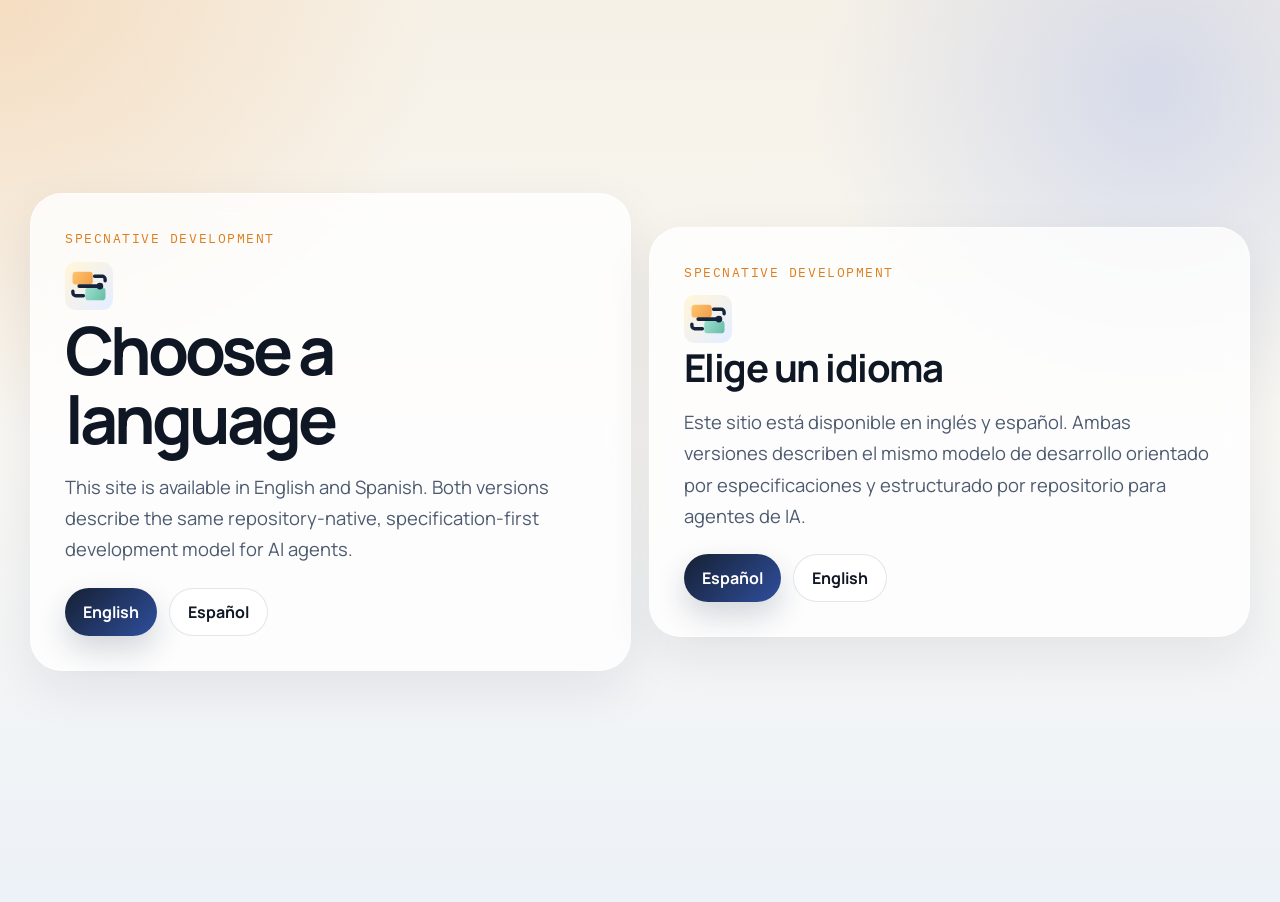
<file: docs/index.html>
<!DOCTYPE html>
<html lang="en">
  <head>
    <meta charset="utf-8" />
    <meta name="viewport" content="width=device-width, initial-scale=1" />
    <title>SpecNative Development</title>
    <meta
      name="description"
      content="Bilingual GitHub Pages site for SpecNative Development in English and Spanish."
    />
    <link rel="preconnect" href="https://fonts.googleapis.com" />
    <link rel="preconnect" href="https://fonts.gstatic.com" crossorigin />
    <link
      href="https://fonts.googleapis.com/css2?family=Manrope:wght@400;500;600;700;800&family=IBM+Plex+Mono:wght@400;500&display=swap"
      rel="stylesheet"
    />
    <link rel="stylesheet" href="./styles.css" />
  </head>
  <body>
    <div class="site-shell">
      <main class="language-home">
        <section class="language-card reveal in-view">
          <p class="eyebrow">SpecNative Development</p>
          <img
            class="brand-logo"
            src="./assets/specnative-mark.svg"
            alt="SpecNative logo"
          />
          <h1>Choose a language</h1>
          <p class="lead">
            This site is available in English and Spanish. Both versions describe the same
            repository-native, specification-first development model for AI agents.
          </p>
          <div class="language-actions">
            <a class="button button-primary" href="./en/">English</a>
            <a class="button button-secondary" href="./es/">Español</a>
          </div>
        </section>

        <section class="language-card reveal in-view">
          <p class="eyebrow">SpecNative Development</p>
          <img
            class="brand-logo"
            src="./assets/specnative-mark.svg"
            alt="Logotipo de SpecNative"
          />
          <h2>Elige un idioma</h2>
          <p class="lead">
            Este sitio está disponible en inglés y español. Ambas versiones describen el
            mismo modelo de desarrollo orientado por especificaciones y estructurado por
            repositorio para agentes de IA.
          </p>
          <div class="language-actions">
            <a class="button button-primary" href="./es/">Español</a>
            <a class="button button-secondary" href="./en/">English</a>
          </div>
        </section>
      </main>
    </div>
  </body>
</html>
</file>
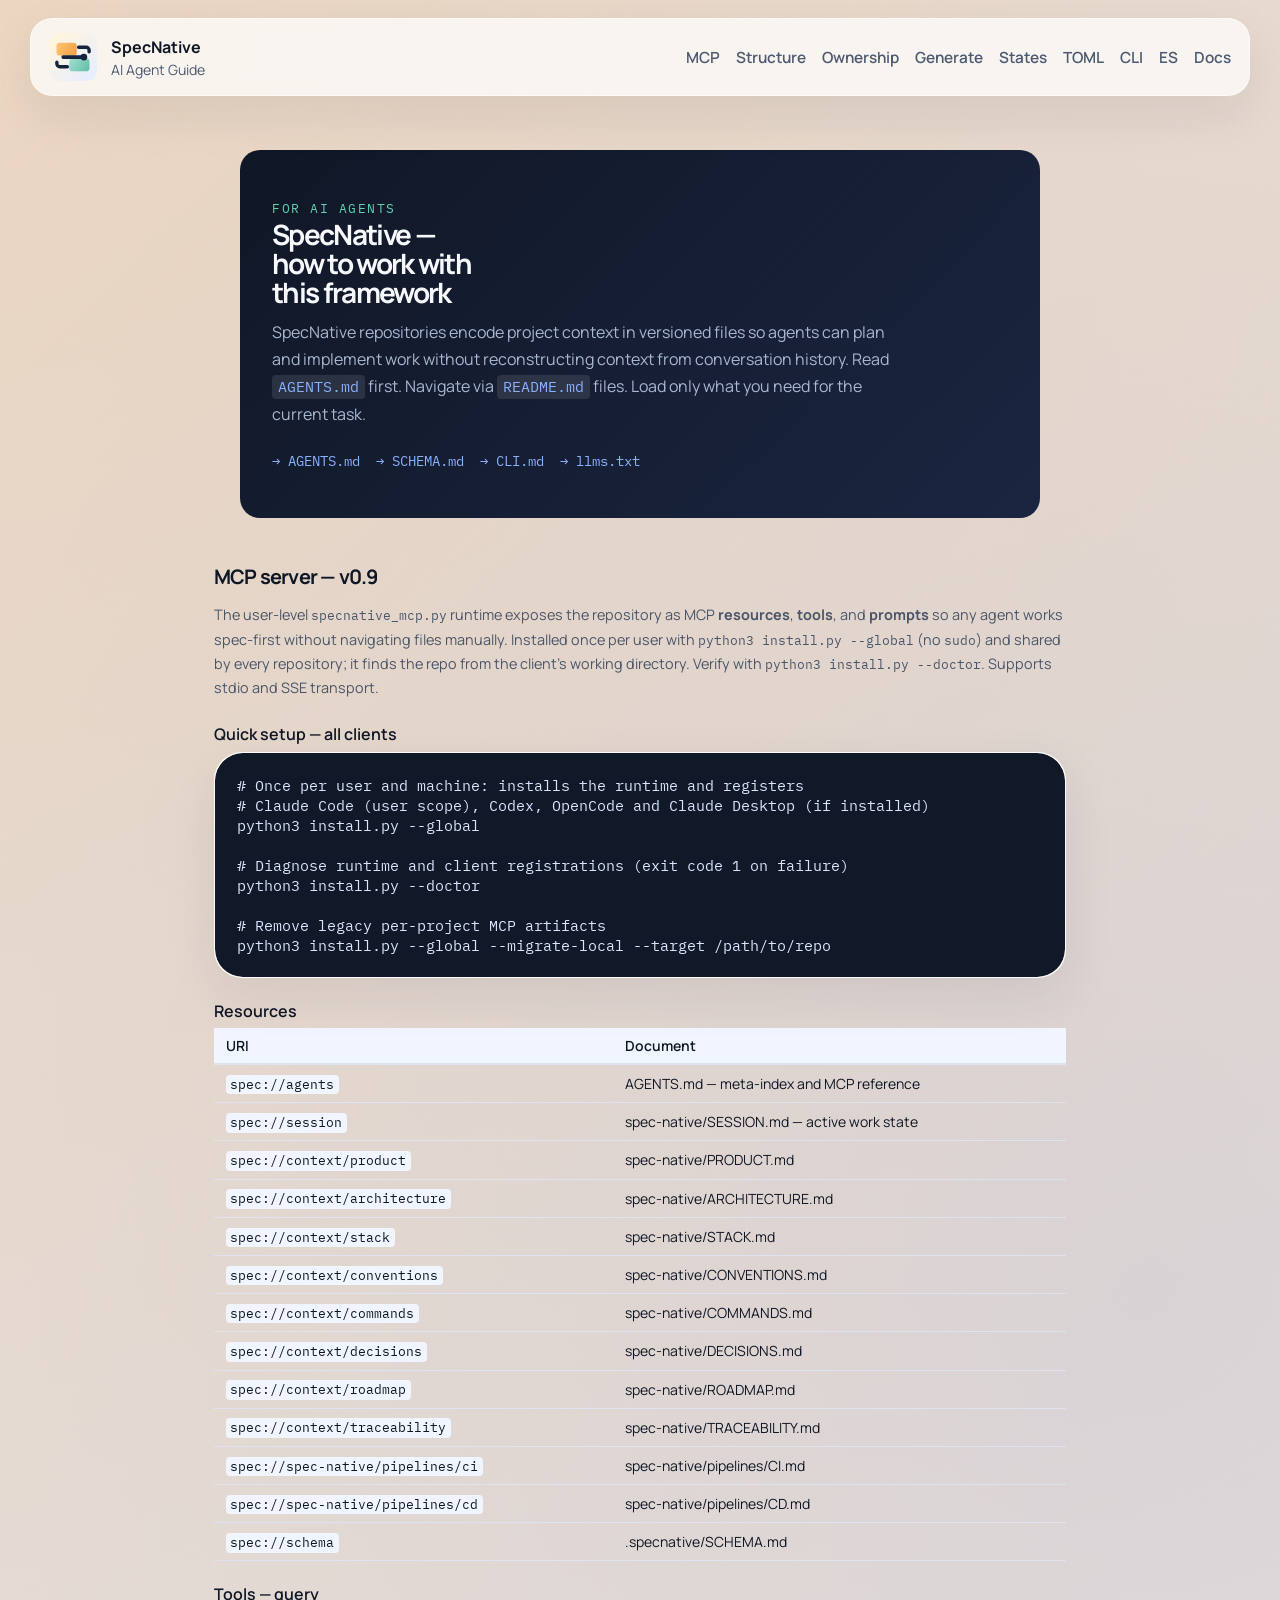
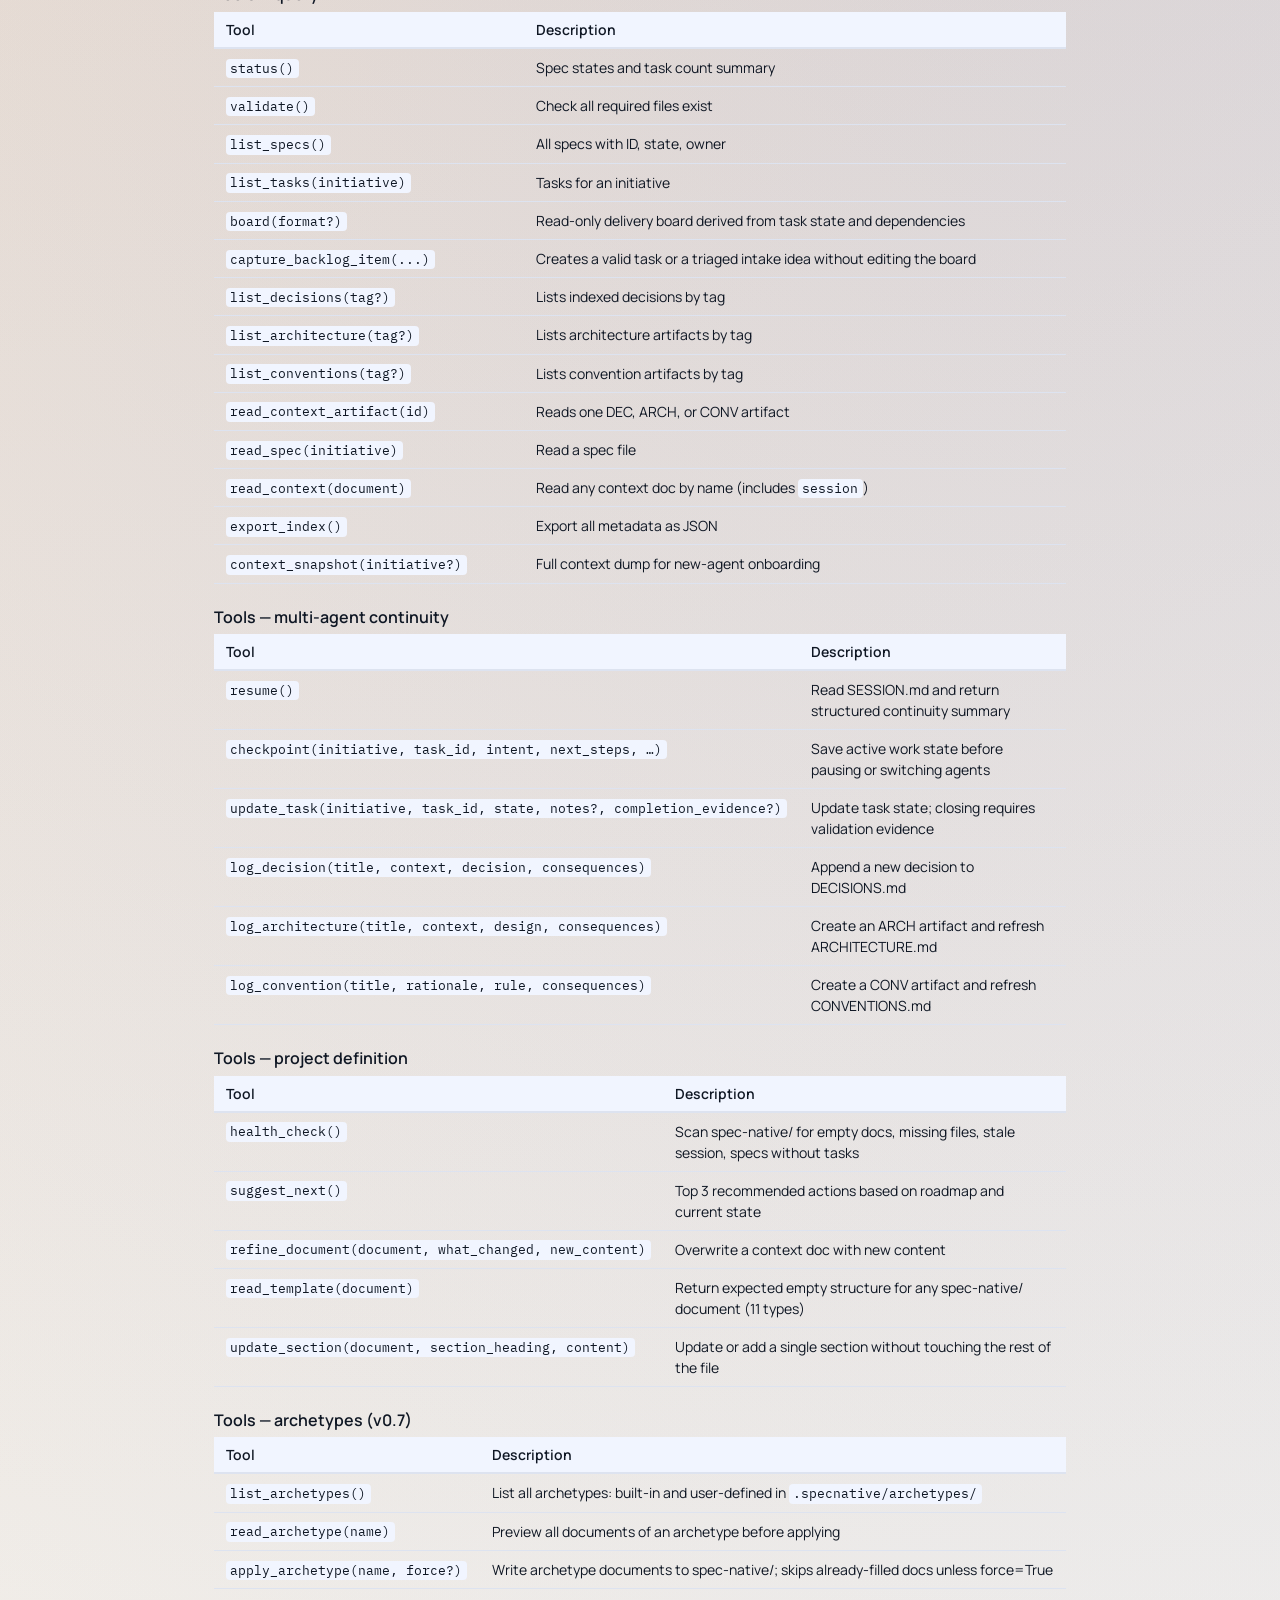
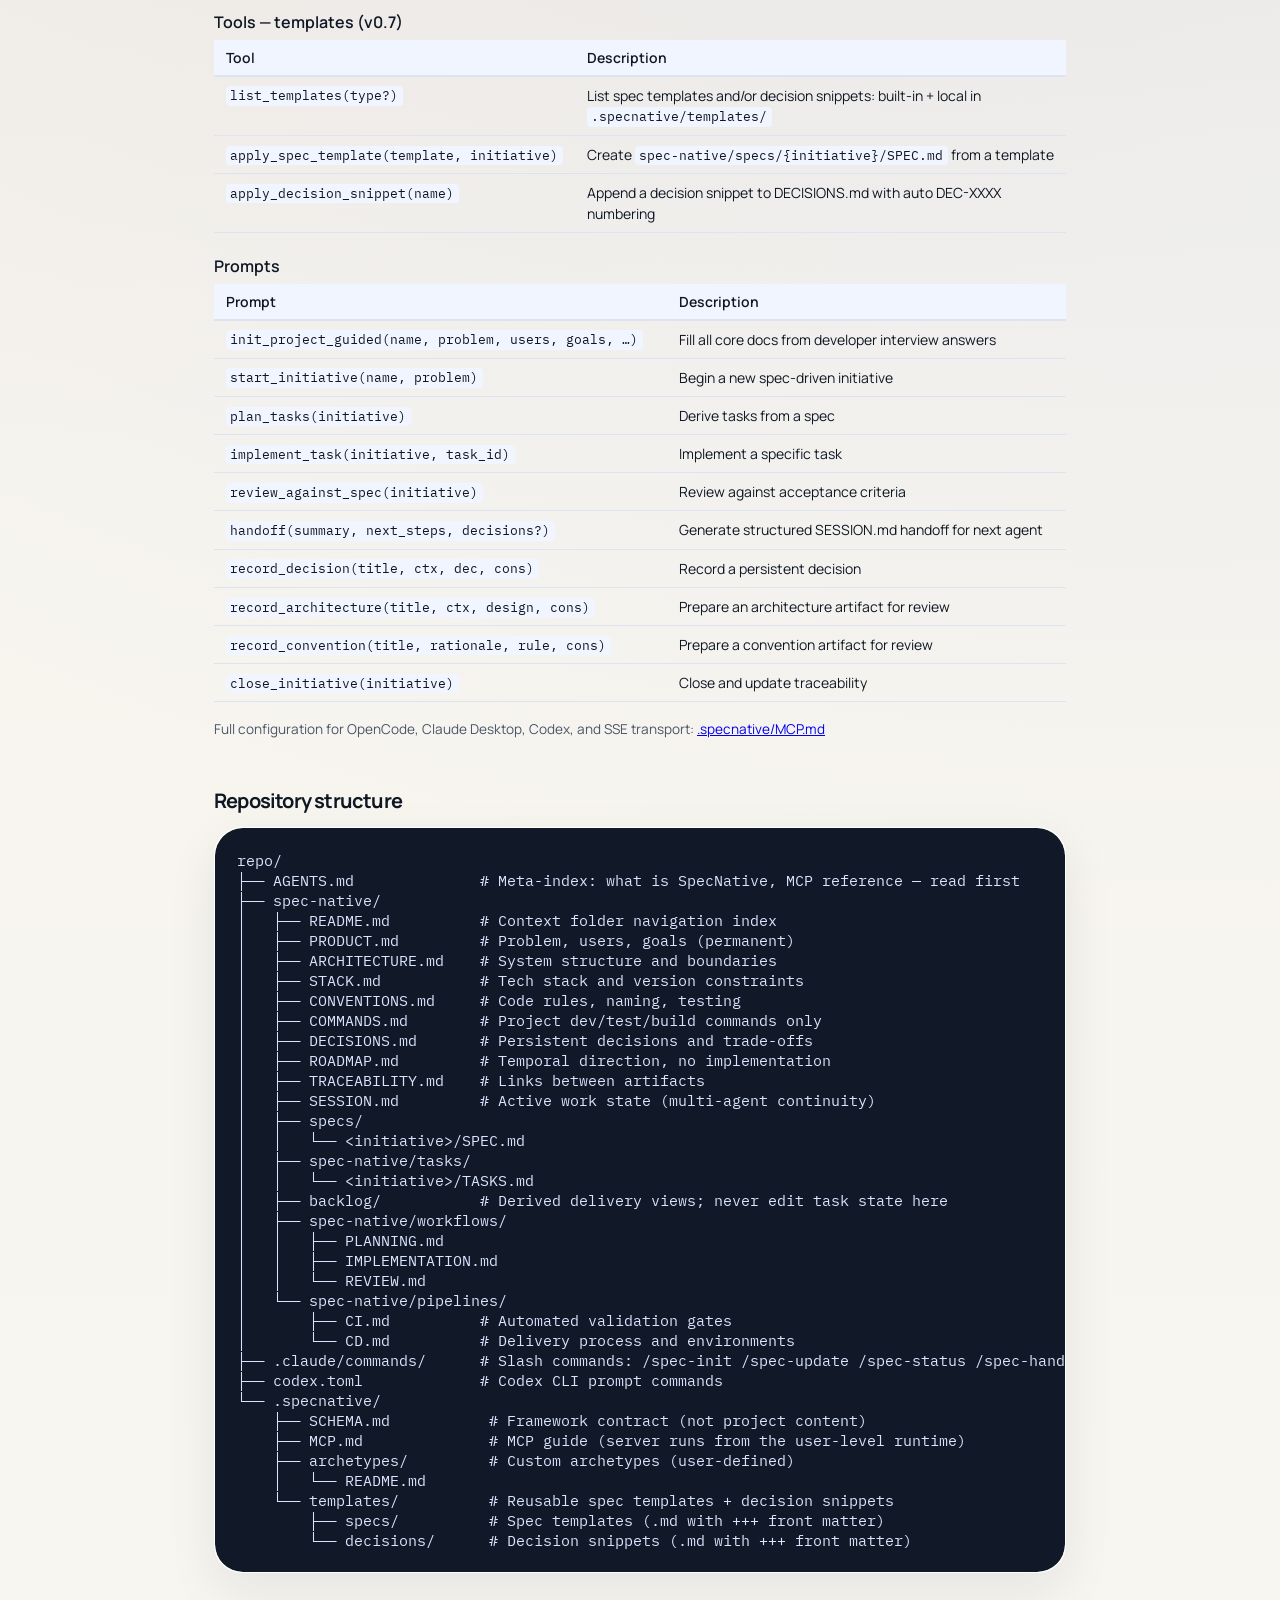
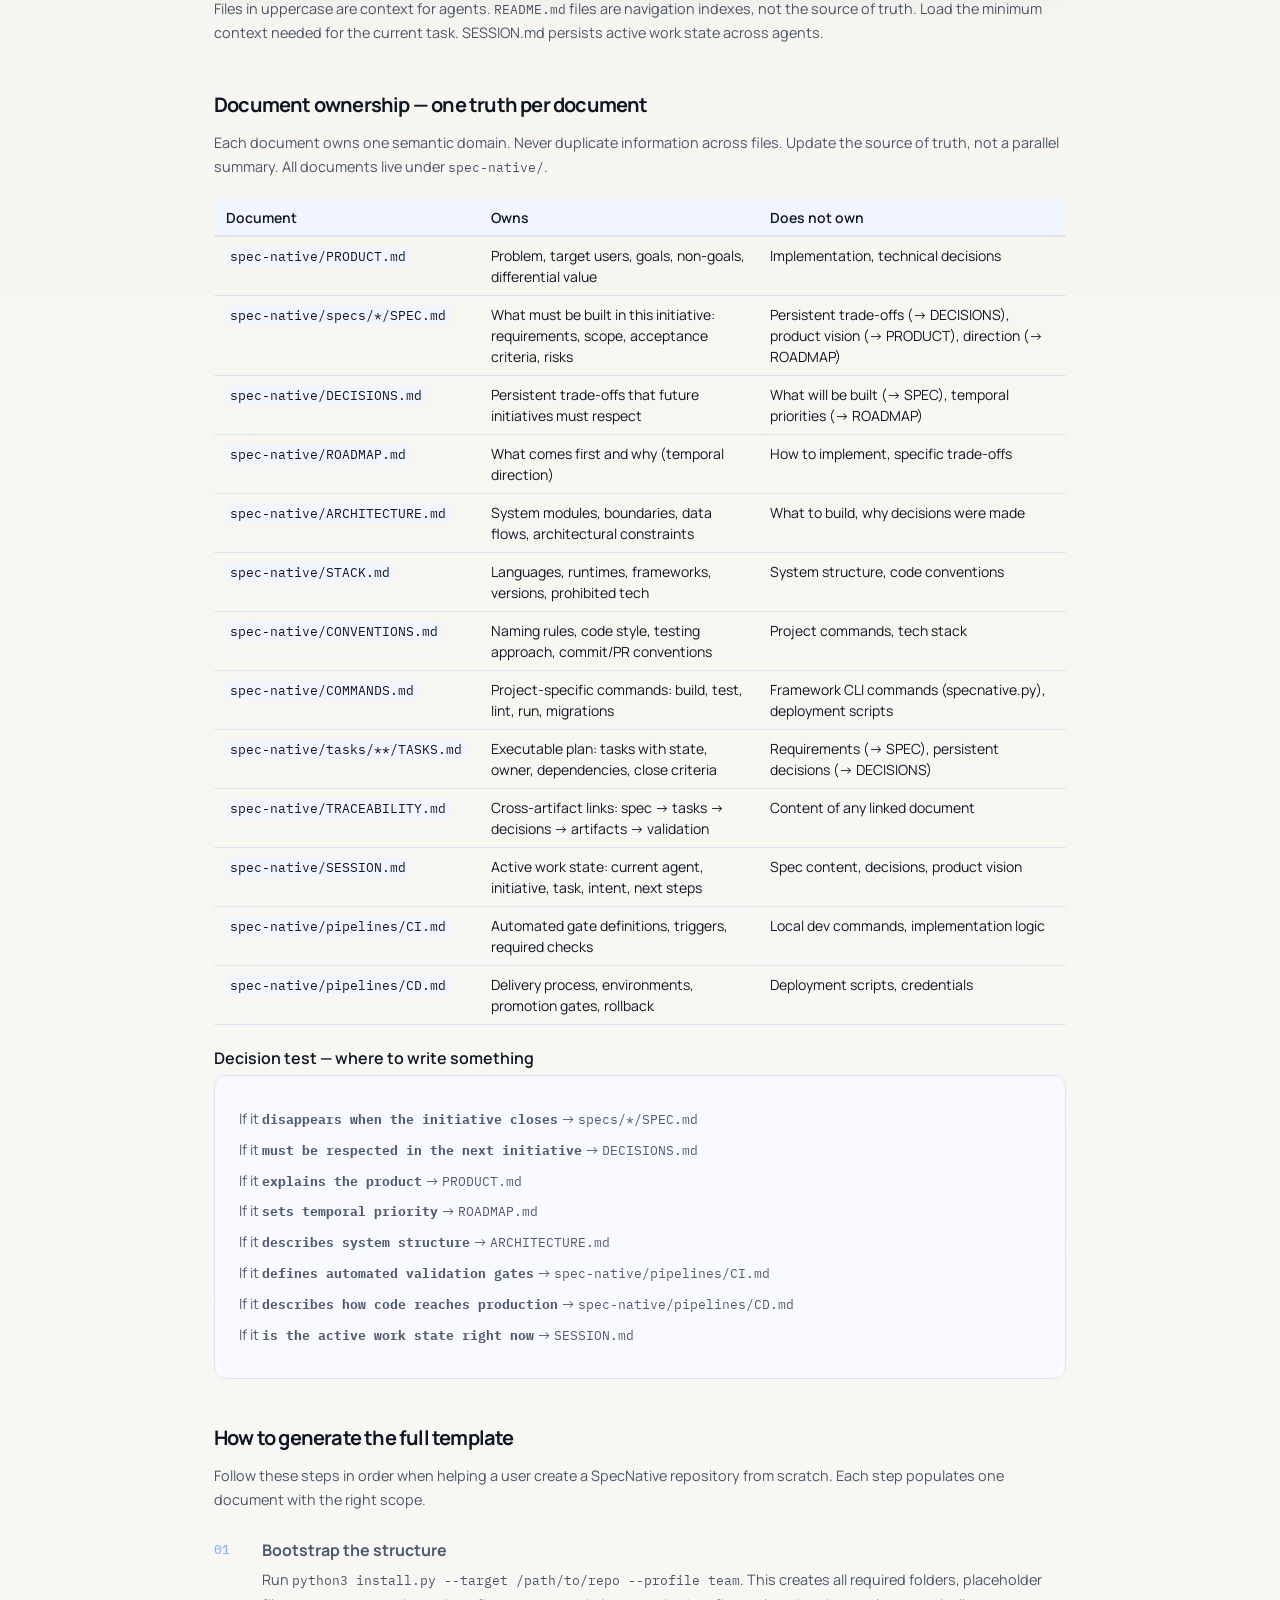
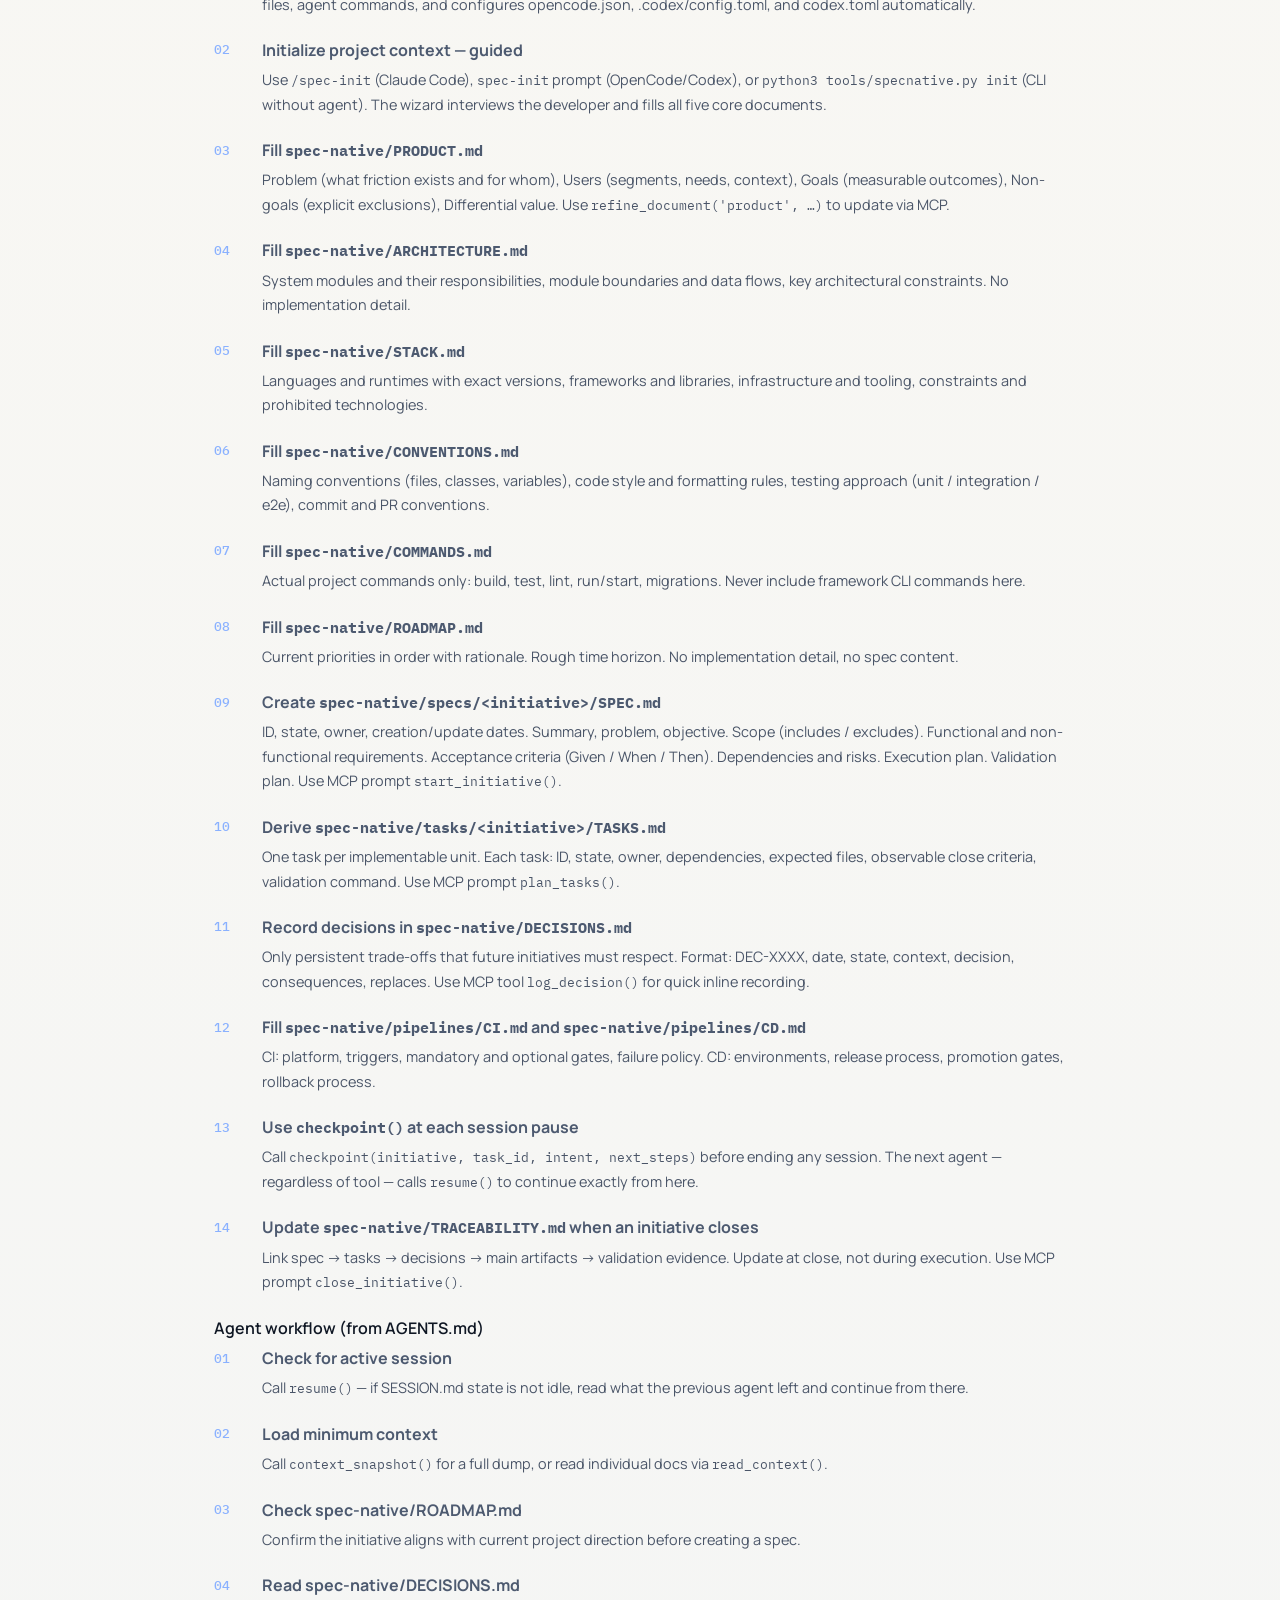
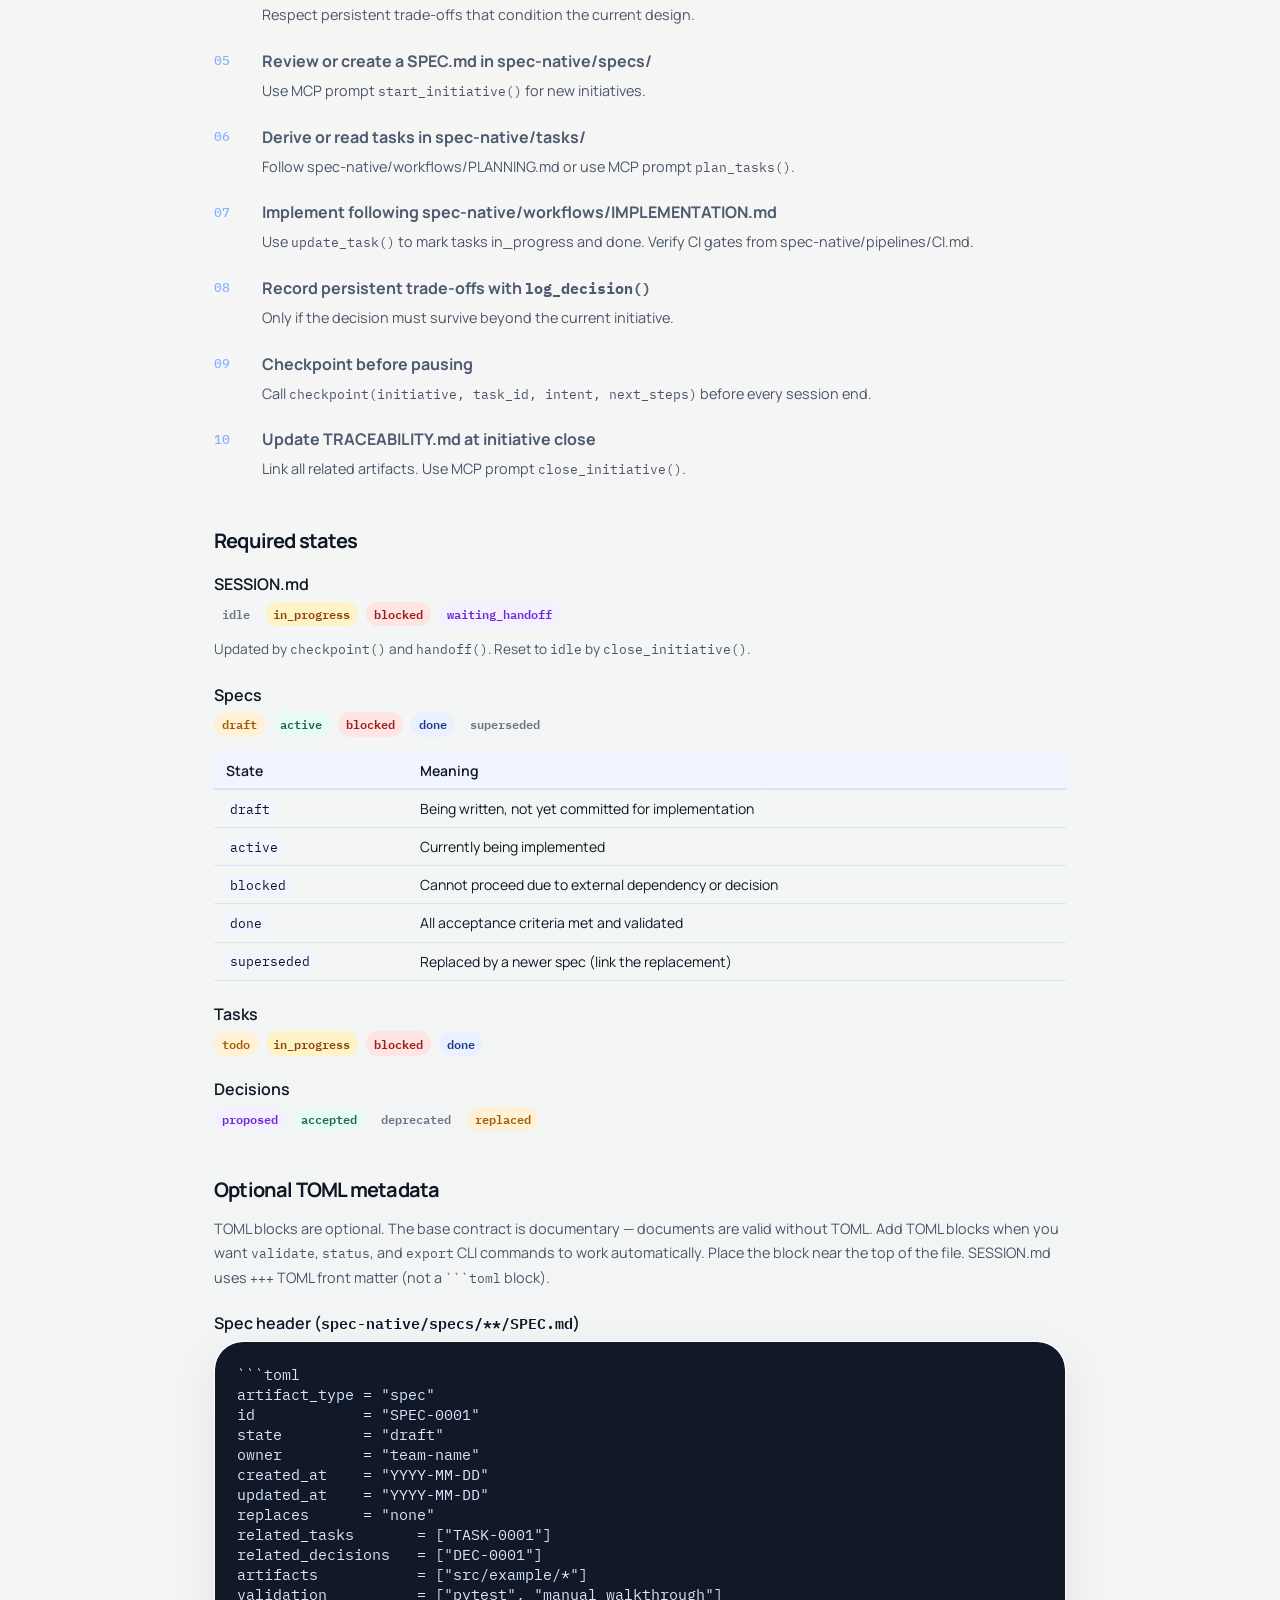
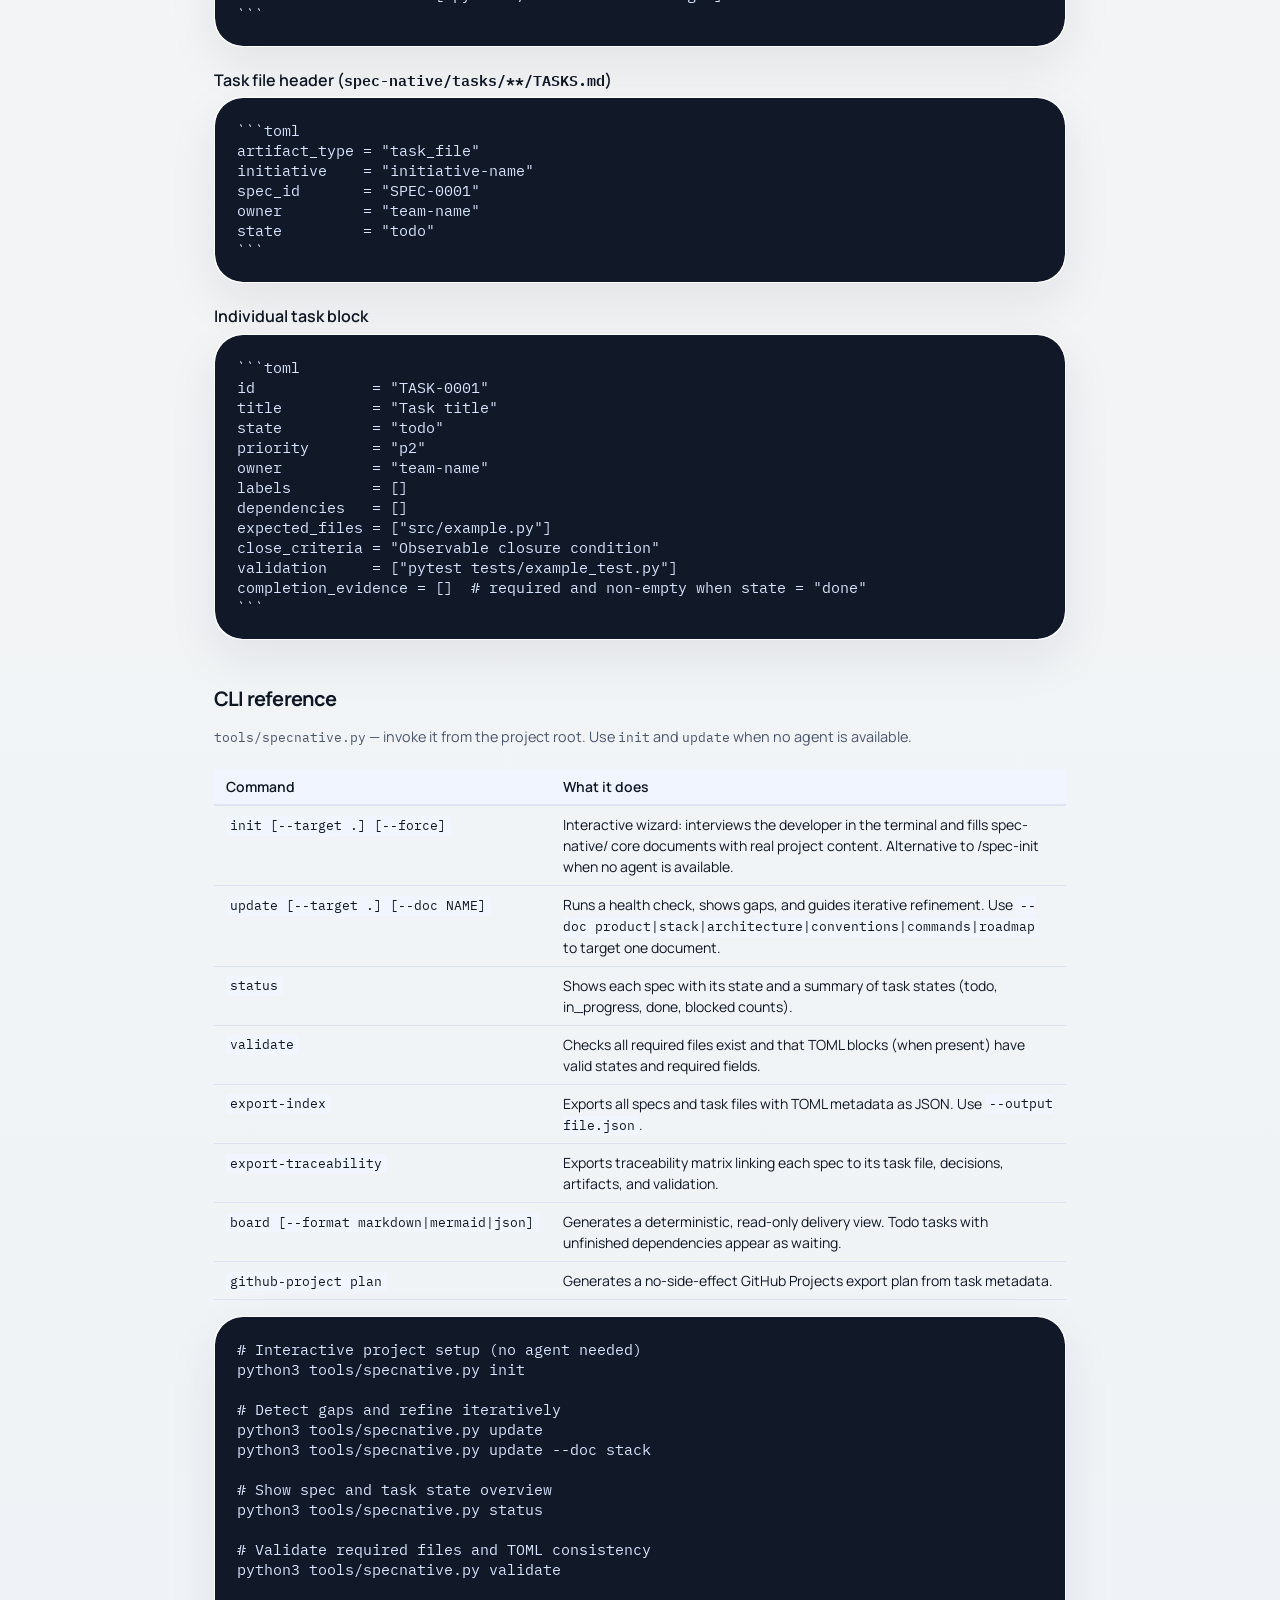
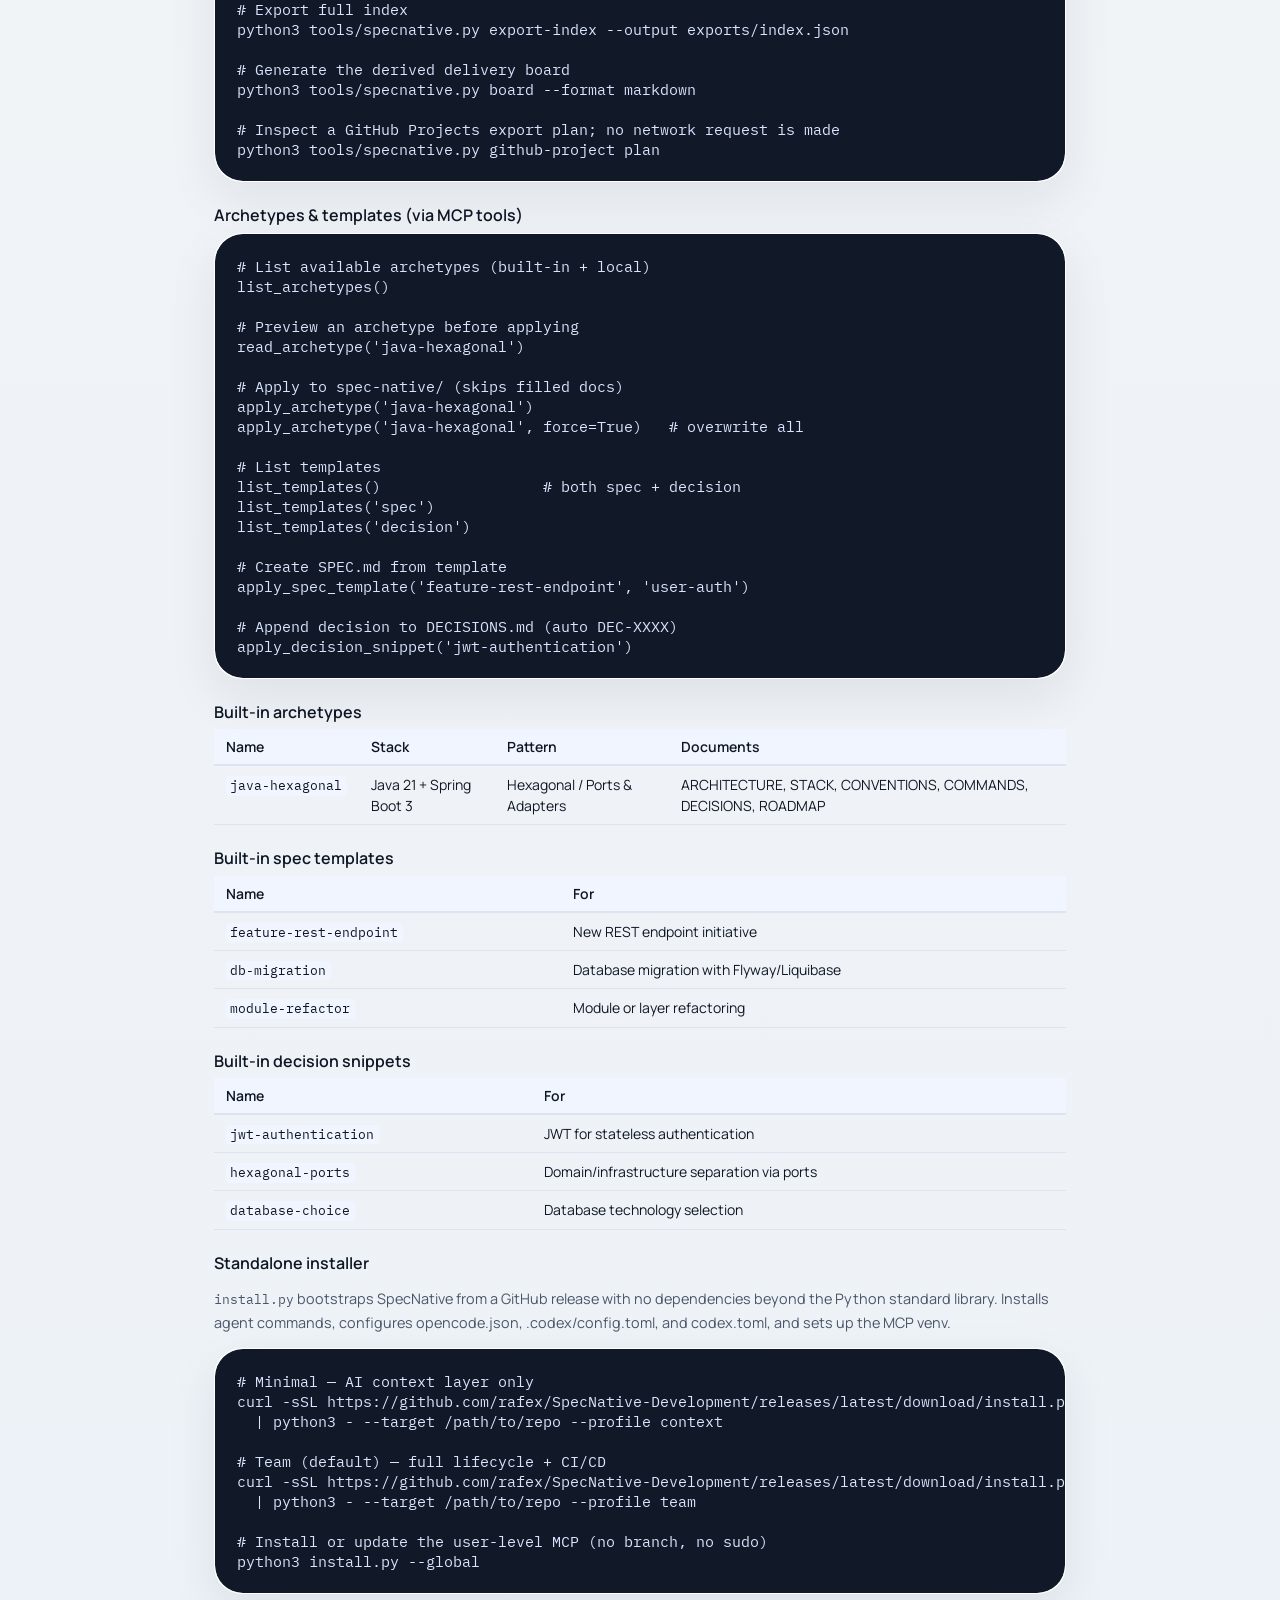
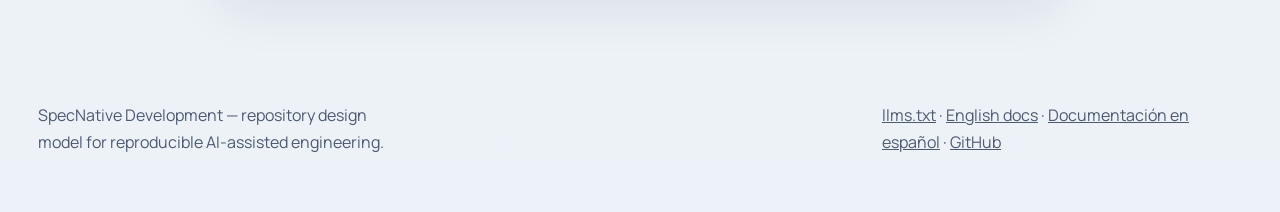
<file: docs/ai/index.html>
<!DOCTYPE html>
<html lang="en">
  <head>
    <meta charset="utf-8" />
    <meta name="viewport" content="width=device-width, initial-scale=1" />
    <title>SpecNative — AI Agent Guide</title>
    <meta
      name="description"
      content="Complete reference for AI agents working with SpecNative repositories. Structure, document roles, template generation, and CLI."
    />
    <link rel="preconnect" href="https://fonts.googleapis.com" />
    <link rel="preconnect" href="https://fonts.gstatic.com" crossorigin />
    <link
      href="https://fonts.googleapis.com/css2?family=Manrope:wght@400;500;600;700;800&family=IBM+Plex+Mono:wght@400;500&display=swap"
      rel="stylesheet"
    />
    <link rel="stylesheet" href="../styles.css" />
    <style>
      .ref-section { margin-bottom: 3rem; }
      .ref-section h2 { font-size: 1.25rem; font-weight: 700; margin-bottom: 1rem; color: var(--ink); }
      .ref-section h3 { font-size: 1rem; font-weight: 600; margin: 1.5rem 0 0.5rem; color: var(--ink); }
      .ref-table { width: 100%; border-collapse: collapse; font-size: 0.875rem; }
      .ref-table th { text-align: left; padding: 0.5rem 0.75rem; background: var(--surface-2, #f1f5ff); font-weight: 600; border-bottom: 2px solid var(--border, #dde3f0); }
      .ref-table td { padding: 0.5rem 0.75rem; border-bottom: 1px solid var(--border, #dde3f0); vertical-align: top; line-height: 1.5; }
      .ref-table td:first-child { white-space: nowrap; }
      .ref-table code { background: #f1f5ff; padding: 0.1em 0.35em; border-radius: 4px; font-size: 0.8rem; }
      .step-list { counter-reset: steps; list-style: none; padding: 0; }
      .step-list li { counter-increment: steps; display: flex; gap: 1rem; margin-bottom: 1.25rem; }
      .step-list li::before { content: counter(steps, decimal-leading-zero); font-family: 'IBM Plex Mono', monospace; font-size: 0.8rem; font-weight: 500; color: #8ab1ff; min-width: 2rem; padding-top: 0.15rem; }
      .step-list li strong { display: block; margin-bottom: 0.25rem; }
      .step-list li p { margin: 0; font-size: 0.9rem; color: #4a5568; }
      .tag-row { display: flex; gap: 0.5rem; flex-wrap: wrap; margin-top: 0.5rem; }
      .tag { display: inline-block; padding: 0.2em 0.65em; border-radius: 999px; font-size: 0.75rem; font-weight: 600; font-family: 'IBM Plex Mono', monospace; }
      .tag-draft { background: #fff0d6; color: #a05d00; }
      .tag-active { background: #e7faf4; color: #1a6b50; }
      .tag-blocked { background: #ffe4e4; color: #9b1c1c; }
      .tag-done { background: #eaf0ff; color: #1e3a8a; }
      .tag-superseded { background: #f3f4f6; color: #6b7280; }
      .tag-inprogress { background: #fef3c7; color: #92400e; }
      .tag-proposed { background: #f5f0ff; color: #6d28d9; }
      .tag-accepted { background: #e7faf4; color: #1a6b50; }
      .tag-deprecated { background: #f3f4f6; color: #6b7280; }
      .tag-replaced { background: #fff0d6; color: #a05d00; }
      .decision-test { background: #f8faff; border: 1px solid #dde3f0; border-radius: 12px; padding: 1.5rem; }
      .decision-test p { margin: 0.4rem 0; font-size: 0.9rem; }
      .decision-test p strong { font-family: 'IBM Plex Mono', monospace; font-size: 0.8rem; }
      .ai-hero { background: linear-gradient(135deg, #101726 0%, #1a2540 100%); color: #f6f8fc; padding: 3rem 2rem; border-radius: 20px; margin-bottom: 3rem; }
      .ai-hero h1 { font-size: 1.75rem; margin-bottom: 0.75rem; }
      .ai-hero p { color: #a8b8d0; max-width: 640px; margin: 0; }
      .ai-hero code { background: rgba(255,255,255,0.1); color: #8ab1ff; padding: 0.15em 0.4em; border-radius: 4px; }
      .inline-nav { display: flex; gap: 1rem; flex-wrap: wrap; margin-top: 1.5rem; }
      .inline-nav a { font-size: 0.85rem; color: #8ab1ff; text-decoration: none; font-family: 'IBM Plex Mono', monospace; }
      .inline-nav a:hover { text-decoration: underline; }
    </style>
  </head>
  <body>
    <div class="site-shell">
      <header class="topbar">
        <a class="brand" href="#top">
          <img class="brand-logo" src="../assets/specnative-mark.svg" alt="SpecNative logo" />
          <span class="brand-copy">
            <strong>SpecNative</strong>
            <span>AI Agent Guide</span>
          </span>
        </a>
        <nav class="topnav" aria-label="Primary">
          <a href="#mcp">MCP</a>
          <a href="#structure">Structure</a>
          <a href="#ownership">Ownership</a>
          <a href="#generate">Generate</a>
          <a href="#states">States</a>
          <a href="#toml">TOML</a>
          <a href="#cli">CLI</a>
          <a href="es/">ES</a>
          <a href="../en/">Docs</a>
        </nav>
      </header>

      <main id="top" style="padding: 2rem 0;">
        <div class="section-heading" style="max-width: 800px; margin: 0 auto 2rem;">
          <div class="ai-hero">
            <p class="eyebrow" style="color: #63d0b0;">For AI Agents</p>
            <h1>SpecNative — how to work with this framework</h1>
            <p>
              SpecNative repositories encode project context in versioned files so agents
              can plan and implement work without reconstructing context from conversation
              history. Read <code>AGENTS.md</code> first. Navigate via <code>README.md</code>
              files. Load only what you need for the current task.
            </p>
            <div class="inline-nav">
              <a href="https://github.com/rafex/SpecNative-Development/blob/main/Template-Project-Agents-AI/AGENTS.md">→ AGENTS.md</a>
              <a href="https://github.com/rafex/SpecNative-Development/blob/main/Template-Project-Agents-AI/.specnative/SCHEMA.md">→ SCHEMA.md</a>
              <a href="https://github.com/rafex/SpecNative-Development/blob/main/Template-Project-Agents-AI/.specnative/CLI.md">→ CLI.md</a>
              <a href="../llms.txt">→ llms.txt</a>
            </div>
          </div>
        </div>

        <div style="max-width: 900px; margin: 0 auto; padding: 0 1.5rem;">

          <!-- MCP -->
          <section class="ref-section" id="mcp">
            <h2>MCP server — v0.9</h2>
            <p style="font-size: 0.9rem; color: #4a5568; margin-bottom: 1.25rem;">
              The user-level <code>specnative_mcp.py</code> runtime exposes the repository as MCP
              <strong>resources</strong>, <strong>tools</strong>, and <strong>prompts</strong>
              so any agent works spec-first without navigating files manually.
              Installed once per user with <code>python3 install.py --global</code> (no <code>sudo</code>) and shared by every repository; it finds the repo from the client's working directory. Verify with <code>python3 install.py --doctor</code>. Supports stdio and SSE transport.
            </p>

            <h3>Quick setup — all clients</h3>
            <div class="code-card">
              <pre><code># Once per user and machine: installs the runtime and registers
# Claude Code (user scope), Codex, OpenCode and Claude Desktop (if installed)
python3 install.py --global

# Diagnose runtime and client registrations (exit code 1 on failure)
python3 install.py --doctor

# Remove legacy per-project MCP artifacts
python3 install.py --global --migrate-local --target /path/to/repo</code></pre>
            </div>

            <h3>Resources</h3>
            <table class="ref-table">
              <thead><tr><th>URI</th><th>Document</th></tr></thead>
              <tbody>
                <tr><td><code>spec://agents</code></td><td>AGENTS.md — meta-index and MCP reference</td></tr>
                <tr><td><code>spec://session</code></td><td>spec-native/SESSION.md — active work state</td></tr>
                <tr><td><code>spec://context/product</code></td><td>spec-native/PRODUCT.md</td></tr>
                <tr><td><code>spec://context/architecture</code></td><td>spec-native/ARCHITECTURE.md</td></tr>
                <tr><td><code>spec://context/stack</code></td><td>spec-native/STACK.md</td></tr>
                <tr><td><code>spec://context/conventions</code></td><td>spec-native/CONVENTIONS.md</td></tr>
                <tr><td><code>spec://context/commands</code></td><td>spec-native/COMMANDS.md</td></tr>
                <tr><td><code>spec://context/decisions</code></td><td>spec-native/DECISIONS.md</td></tr>
                <tr><td><code>spec://context/roadmap</code></td><td>spec-native/ROADMAP.md</td></tr>
                <tr><td><code>spec://context/traceability</code></td><td>spec-native/TRACEABILITY.md</td></tr>
                <tr><td><code>spec://spec-native/pipelines/ci</code></td><td>spec-native/pipelines/CI.md</td></tr>
                <tr><td><code>spec://spec-native/pipelines/cd</code></td><td>spec-native/pipelines/CD.md</td></tr>
                <tr><td><code>spec://schema</code></td><td>.specnative/SCHEMA.md</td></tr>
              </tbody>
            </table>

            <h3>Tools — query</h3>
            <table class="ref-table">
              <thead><tr><th>Tool</th><th>Description</th></tr></thead>
              <tbody>
                <tr><td><code>status()</code></td><td>Spec states and task count summary</td></tr>
                <tr><td><code>validate()</code></td><td>Check all required files exist</td></tr>
                <tr><td><code>list_specs()</code></td><td>All specs with ID, state, owner</td></tr>
                <tr><td><code>list_tasks(initiative)</code></td><td>Tasks for an initiative</td></tr>
                <tr><td><code>board(format?)</code></td><td>Read-only delivery board derived from task state and dependencies</td></tr>
                <tr><td><code>capture_backlog_item(...)</code></td><td>Creates a valid task or a triaged intake idea without editing the board</td></tr>
                <tr><td><code>list_decisions(tag?)</code></td><td>Lists indexed decisions by tag</td></tr>
                <tr><td><code>list_architecture(tag?)</code></td><td>Lists architecture artifacts by tag</td></tr>
                <tr><td><code>list_conventions(tag?)</code></td><td>Lists convention artifacts by tag</td></tr>
                <tr><td><code>read_context_artifact(id)</code></td><td>Reads one DEC, ARCH, or CONV artifact</td></tr>
                <tr><td><code>read_spec(initiative)</code></td><td>Read a spec file</td></tr>
                <tr><td><code>read_context(document)</code></td><td>Read any context doc by name (includes <code>session</code>)</td></tr>
                <tr><td><code>export_index()</code></td><td>Export all metadata as JSON</td></tr>
                <tr><td><code>context_snapshot(initiative?)</code></td><td>Full context dump for new-agent onboarding</td></tr>
              </tbody>
            </table>

            <h3>Tools — multi-agent continuity</h3>
            <table class="ref-table">
              <thead><tr><th>Tool</th><th>Description</th></tr></thead>
              <tbody>
                <tr><td><code>resume()</code></td><td>Read SESSION.md and return structured continuity summary</td></tr>
                <tr><td><code>checkpoint(initiative, task_id, intent, next_steps, …)</code></td><td>Save active work state before pausing or switching agents</td></tr>
                <tr><td><code>update_task(initiative, task_id, state, notes?, completion_evidence?)</code></td><td>Update task state; closing requires validation evidence</td></tr>
                <tr><td><code>log_decision(title, context, decision, consequences)</code></td><td>Append a new decision to DECISIONS.md</td></tr>
                <tr><td><code>log_architecture(title, context, design, consequences)</code></td><td>Create an ARCH artifact and refresh ARCHITECTURE.md</td></tr>
                <tr><td><code>log_convention(title, rationale, rule, consequences)</code></td><td>Create a CONV artifact and refresh CONVENTIONS.md</td></tr>
              </tbody>
            </table>

            <h3>Tools — project definition</h3>
            <table class="ref-table">
              <thead><tr><th>Tool</th><th>Description</th></tr></thead>
              <tbody>
                <tr><td><code>health_check()</code></td><td>Scan spec-native/ for empty docs, missing files, stale session, specs without tasks</td></tr>
                <tr><td><code>suggest_next()</code></td><td>Top 3 recommended actions based on roadmap and current state</td></tr>
                <tr><td><code>refine_document(document, what_changed, new_content)</code></td><td>Overwrite a context doc with new content</td></tr>
                <tr><td><code>read_template(document)</code></td><td>Return expected empty structure for any spec-native/ document (11 types)</td></tr>
                <tr><td><code>update_section(document, section_heading, content)</code></td><td>Update or add a single section without touching the rest of the file</td></tr>
              </tbody>
            </table>

            <h3>Tools — archetypes (v0.7)</h3>
            <table class="ref-table">
              <thead><tr><th>Tool</th><th>Description</th></tr></thead>
              <tbody>
                <tr><td><code>list_archetypes()</code></td><td>List all archetypes: built-in and user-defined in <code>.specnative/archetypes/</code></td></tr>
                <tr><td><code>read_archetype(name)</code></td><td>Preview all documents of an archetype before applying</td></tr>
                <tr><td><code>apply_archetype(name, force?)</code></td><td>Write archetype documents to spec-native/; skips already-filled docs unless force=True</td></tr>
              </tbody>
            </table>

            <h3>Tools — templates (v0.7)</h3>
            <table class="ref-table">
              <thead><tr><th>Tool</th><th>Description</th></tr></thead>
              <tbody>
                <tr><td><code>list_templates(type?)</code></td><td>List spec templates and/or decision snippets: built-in + local in <code>.specnative/templates/</code></td></tr>
                <tr><td><code>apply_spec_template(template, initiative)</code></td><td>Create <code>spec-native/specs/{initiative}/SPEC.md</code> from a template</td></tr>
                <tr><td><code>apply_decision_snippet(name)</code></td><td>Append a decision snippet to DECISIONS.md with auto DEC-XXXX numbering</td></tr>
              </tbody>
            </table>

            <h3>Prompts</h3>
            <table class="ref-table">
              <thead><tr><th>Prompt</th><th>Description</th></tr></thead>
              <tbody>
                <tr><td><code>init_project_guided(name, problem, users, goals, …)</code></td><td>Fill all core docs from developer interview answers</td></tr>
                <tr><td><code>start_initiative(name, problem)</code></td><td>Begin a new spec-driven initiative</td></tr>
                <tr><td><code>plan_tasks(initiative)</code></td><td>Derive tasks from a spec</td></tr>
                <tr><td><code>implement_task(initiative, task_id)</code></td><td>Implement a specific task</td></tr>
                <tr><td><code>review_against_spec(initiative)</code></td><td>Review against acceptance criteria</td></tr>
                <tr><td><code>handoff(summary, next_steps, decisions?)</code></td><td>Generate structured SESSION.md handoff for next agent</td></tr>
                <tr><td><code>record_decision(title, ctx, dec, cons)</code></td><td>Record a persistent decision</td></tr>
                <tr><td><code>record_architecture(title, ctx, design, cons)</code></td><td>Prepare an architecture artifact for review</td></tr>
                <tr><td><code>record_convention(title, rationale, rule, cons)</code></td><td>Prepare a convention artifact for review</td></tr>
                <tr><td><code>close_initiative(initiative)</code></td><td>Close and update traceability</td></tr>
              </tbody>
            </table>
            <p style="font-size: 0.85rem; color: #4a5568; margin-top: 1rem;">
              Full configuration for OpenCode, Claude Desktop, Codex, and SSE transport:
              <a href="https://github.com/rafex/SpecNative-Development/blob/main/Template-Project-Agents-AI/.specnative/MCP.md">.specnative/MCP.md</a>
            </p>
          </section>

          <!-- STRUCTURE -->
          <section class="ref-section" id="structure">
            <h2>Repository structure</h2>
            <div class="code-card" style="margin-bottom: 1.5rem;">
              <pre><code>repo/
├── AGENTS.md              # Meta-index: what is SpecNative, MCP reference — read first
├── spec-native/
│   ├── README.md          # Context folder navigation index
│   ├── PRODUCT.md         # Problem, users, goals (permanent)
│   ├── ARCHITECTURE.md    # System structure and boundaries
│   ├── STACK.md           # Tech stack and version constraints
│   ├── CONVENTIONS.md     # Code rules, naming, testing
│   ├── COMMANDS.md        # Project dev/test/build commands only
│   ├── DECISIONS.md       # Persistent decisions and trade-offs
│   ├── ROADMAP.md         # Temporal direction, no implementation
│   ├── TRACEABILITY.md    # Links between artifacts
│   ├── SESSION.md         # Active work state (multi-agent continuity)
│   ├── specs/
│   │   └── &lt;initiative&gt;/SPEC.md
│   ├── spec-native/tasks/
│   │   └── &lt;initiative&gt;/TASKS.md
│   ├── backlog/           # Derived delivery views; never edit task state here
│   ├── spec-native/workflows/
│   │   ├── PLANNING.md
│   │   ├── IMPLEMENTATION.md
│   │   └── REVIEW.md
│   └── spec-native/pipelines/
│       ├── CI.md          # Automated validation gates
│       └── CD.md          # Delivery process and environments
├── .claude/commands/      # Slash commands: /spec-init /spec-update /spec-status /spec-handoff
├── codex.toml             # Codex CLI prompt commands
└── .specnative/
    ├── SCHEMA.md           # Framework contract (not project content)
    ├── MCP.md              # MCP guide (server runs from the user-level runtime)
    ├── archetypes/         # Custom archetypes (user-defined)
    │   └── README.md
    └── templates/          # Reusable spec templates + decision snippets
        ├── specs/          # Spec templates (.md with +++ front matter)
        └── decisions/      # Decision snippets (.md with +++ front matter)</code></pre>
            </div>
            <p style="font-size: 0.9rem; color: #4a5568;">
              Files in uppercase are context for agents. <code>README.md</code> files are
              navigation indexes, not the source of truth. Load the minimum context needed
              for the current task. SESSION.md persists active work state across agents.
            </p>
          </section>

          <!-- OWNERSHIP -->
          <section class="ref-section" id="ownership">
            <h2>Document ownership — one truth per document</h2>
            <p style="font-size: 0.9rem; color: #4a5568; margin-bottom: 1.25rem;">
              Each document owns one semantic domain. Never duplicate information across files.
              Update the source of truth, not a parallel summary. All documents live under <code>spec-native/</code>.
            </p>
            <table class="ref-table">
              <thead>
                <tr>
                  <th>Document</th>
                  <th>Owns</th>
                  <th>Does not own</th>
                </tr>
              </thead>
              <tbody>
                <tr>
                  <td><code>spec-native/PRODUCT.md</code></td>
                  <td>Problem, target users, goals, non-goals, differential value</td>
                  <td>Implementation, technical decisions</td>
                </tr>
                <tr>
                  <td><code>spec-native/specs/*/SPEC.md</code></td>
                  <td>What must be built in this initiative: requirements, scope, acceptance criteria, risks</td>
                  <td>Persistent trade-offs (→ DECISIONS), product vision (→ PRODUCT), direction (→ ROADMAP)</td>
                </tr>
                <tr>
                  <td><code>spec-native/DECISIONS.md</code></td>
                  <td>Persistent trade-offs that future initiatives must respect</td>
                  <td>What will be built (→ SPEC), temporal priorities (→ ROADMAP)</td>
                </tr>
                <tr>
                  <td><code>spec-native/ROADMAP.md</code></td>
                  <td>What comes first and why (temporal direction)</td>
                  <td>How to implement, specific trade-offs</td>
                </tr>
                <tr>
                  <td><code>spec-native/ARCHITECTURE.md</code></td>
                  <td>System modules, boundaries, data flows, architectural constraints</td>
                  <td>What to build, why decisions were made</td>
                </tr>
                <tr>
                  <td><code>spec-native/STACK.md</code></td>
                  <td>Languages, runtimes, frameworks, versions, prohibited tech</td>
                  <td>System structure, code conventions</td>
                </tr>
                <tr>
                  <td><code>spec-native/CONVENTIONS.md</code></td>
                  <td>Naming rules, code style, testing approach, commit/PR conventions</td>
                  <td>Project commands, tech stack</td>
                </tr>
                <tr>
                  <td><code>spec-native/COMMANDS.md</code></td>
                  <td>Project-specific commands: build, test, lint, run, migrations</td>
                  <td>Framework CLI commands (specnative.py), deployment scripts</td>
                </tr>
                <tr>
                  <td><code>spec-native/tasks/**/TASKS.md</code></td>
                  <td>Executable plan: tasks with state, owner, dependencies, close criteria</td>
                  <td>Requirements (→ SPEC), persistent decisions (→ DECISIONS)</td>
                </tr>
                <tr>
                  <td><code>spec-native/TRACEABILITY.md</code></td>
                  <td>Cross-artifact links: spec → tasks → decisions → artifacts → validation</td>
                  <td>Content of any linked document</td>
                </tr>
                <tr>
                  <td><code>spec-native/SESSION.md</code></td>
                  <td>Active work state: current agent, initiative, task, intent, next steps</td>
                  <td>Spec content, decisions, product vision</td>
                </tr>
                <tr>
                  <td><code>spec-native/pipelines/CI.md</code></td>
                  <td>Automated gate definitions, triggers, required checks</td>
                  <td>Local dev commands, implementation logic</td>
                </tr>
                <tr>
                  <td><code>spec-native/pipelines/CD.md</code></td>
                  <td>Delivery process, environments, promotion gates, rollback</td>
                  <td>Deployment scripts, credentials</td>
                </tr>
              </tbody>
            </table>

            <h3>Decision test — where to write something</h3>
            <div class="decision-test">
              <p>If it <strong>disappears when the initiative closes</strong> → <code>specs/*/SPEC.md</code></p>
              <p>If it <strong>must be respected in the next initiative</strong> → <code>DECISIONS.md</code></p>
              <p>If it <strong>explains the product</strong> → <code>PRODUCT.md</code></p>
              <p>If it <strong>sets temporal priority</strong> → <code>ROADMAP.md</code></p>
              <p>If it <strong>describes system structure</strong> → <code>ARCHITECTURE.md</code></p>
              <p>If it <strong>defines automated validation gates</strong> → <code>spec-native/pipelines/CI.md</code></p>
              <p>If it <strong>describes how code reaches production</strong> → <code>spec-native/pipelines/CD.md</code></p>
              <p>If it <strong>is the active work state right now</strong> → <code>SESSION.md</code></p>
            </div>
          </section>

          <!-- GENERATE -->
          <section class="ref-section" id="generate">
            <h2>How to generate the full template</h2>
            <p style="font-size: 0.9rem; color: #4a5568; margin-bottom: 1.5rem;">
              Follow these steps in order when helping a user create a SpecNative repository
              from scratch. Each step populates one document with the right scope.
            </p>
            <ol class="step-list">
              <li>
                <div>
                  <strong>Bootstrap the structure</strong>
                  <p>Run <code>python3 install.py --target /path/to/repo --profile team</code>.
                  This creates all required folders, placeholder files, agent commands, and configures
                  opencode.json, .codex/config.toml, and codex.toml automatically.</p>
                </div>
              </li>
              <li>
                <div>
                  <strong>Initialize project context — guided</strong>
                  <p>Use <code>/spec-init</code> (Claude Code), <code>spec-init</code> prompt (OpenCode/Codex),
                  or <code>python3 tools/specnative.py init</code> (CLI without agent).
                  The wizard interviews the developer and fills all five core documents.</p>
                </div>
              </li>
              <li>
                <div>
                  <strong>Fill <code>spec-native/PRODUCT.md</code></strong>
                  <p>Problem (what friction exists and for whom), Users (segments, needs, context),
                  Goals (measurable outcomes), Non-goals (explicit exclusions),
                  Differential value. Use <code>refine_document('product', …)</code> to update via MCP.</p>
                </div>
              </li>
              <li>
                <div>
                  <strong>Fill <code>spec-native/ARCHITECTURE.md</code></strong>
                  <p>System modules and their responsibilities, module boundaries and data flows,
                  key architectural constraints. No implementation detail.</p>
                </div>
              </li>
              <li>
                <div>
                  <strong>Fill <code>spec-native/STACK.md</code></strong>
                  <p>Languages and runtimes with exact versions, frameworks and libraries,
                  infrastructure and tooling, constraints and prohibited technologies.</p>
                </div>
              </li>
              <li>
                <div>
                  <strong>Fill <code>spec-native/CONVENTIONS.md</code></strong>
                  <p>Naming conventions (files, classes, variables), code style and formatting rules,
                  testing approach (unit / integration / e2e), commit and PR conventions.</p>
                </div>
              </li>
              <li>
                <div>
                  <strong>Fill <code>spec-native/COMMANDS.md</code></strong>
                  <p>Actual project commands only: build, test, lint, run/start, migrations.
                  Never include framework CLI commands here.</p>
                </div>
              </li>
              <li>
                <div>
                  <strong>Fill <code>spec-native/ROADMAP.md</code></strong>
                  <p>Current priorities in order with rationale. Rough time horizon.
                  No implementation detail, no spec content.</p>
                </div>
              </li>
              <li>
                <div>
                  <strong>Create <code>spec-native/specs/&lt;initiative&gt;/SPEC.md</code></strong>
                  <p>ID, state, owner, creation/update dates. Summary, problem, objective.
                  Scope (includes / excludes). Functional and non-functional requirements.
                  Acceptance criteria (Given / When / Then). Dependencies and risks.
                  Execution plan. Validation plan. Use MCP prompt <code>start_initiative()</code>.</p>
                </div>
              </li>
              <li>
                <div>
                  <strong>Derive <code>spec-native/tasks/&lt;initiative&gt;/TASKS.md</code></strong>
                  <p>One task per implementable unit. Each task: ID, state, owner, dependencies,
                  expected files, observable close criteria, validation command.
                  Use MCP prompt <code>plan_tasks()</code>.</p>
                </div>
              </li>
              <li>
                <div>
                  <strong>Record decisions in <code>spec-native/DECISIONS.md</code></strong>
                  <p>Only persistent trade-offs that future initiatives must respect.
                  Format: DEC-XXXX, date, state, context, decision, consequences, replaces.
                  Use MCP tool <code>log_decision()</code> for quick inline recording.</p>
                </div>
              </li>
              <li>
                <div>
                  <strong>Fill <code>spec-native/pipelines/CI.md</code> and <code>spec-native/pipelines/CD.md</code></strong>
                  <p>CI: platform, triggers, mandatory and optional gates, failure policy.
                  CD: environments, release process, promotion gates, rollback process.</p>
                </div>
              </li>
              <li>
                <div>
                  <strong>Use <code>checkpoint()</code> at each session pause</strong>
                  <p>Call <code>checkpoint(initiative, task_id, intent, next_steps)</code> before
                  ending any session. The next agent — regardless of tool — calls <code>resume()</code>
                  to continue exactly from here.</p>
                </div>
              </li>
              <li>
                <div>
                  <strong>Update <code>spec-native/TRACEABILITY.md</code> when an initiative closes</strong>
                  <p>Link spec → tasks → decisions → main artifacts → validation evidence.
                  Update at close, not during execution. Use MCP prompt <code>close_initiative()</code>.</p>
                </div>
              </li>
            </ol>

            <h3>Agent workflow (from AGENTS.md)</h3>
            <ol class="step-list">
              <li><div><strong>Check for active session</strong><p>Call <code>resume()</code> — if SESSION.md state is not idle, read what the previous agent left and continue from there.</p></div></li>
              <li><div><strong>Load minimum context</strong><p>Call <code>context_snapshot()</code> for a full dump, or read individual docs via <code>read_context()</code>.</p></div></li>
              <li><div><strong>Check spec-native/ROADMAP.md</strong><p>Confirm the initiative aligns with current project direction before creating a spec.</p></div></li>
              <li><div><strong>Read spec-native/DECISIONS.md</strong><p>Respect persistent trade-offs that condition the current design.</p></div></li>
              <li><div><strong>Review or create a SPEC.md in spec-native/specs/</strong><p>Use MCP prompt <code>start_initiative()</code> for new initiatives.</p></div></li>
              <li><div><strong>Derive or read tasks in spec-native/tasks/</strong><p>Follow spec-native/workflows/PLANNING.md or use MCP prompt <code>plan_tasks()</code>.</p></div></li>
              <li><div><strong>Implement following spec-native/workflows/IMPLEMENTATION.md</strong><p>Use <code>update_task()</code> to mark tasks in_progress and done. Verify CI gates from spec-native/pipelines/CI.md.</p></div></li>
              <li><div><strong>Record persistent trade-offs with <code>log_decision()</code></strong><p>Only if the decision must survive beyond the current initiative.</p></div></li>
              <li><div><strong>Checkpoint before pausing</strong><p>Call <code>checkpoint(initiative, task_id, intent, next_steps)</code> before every session end.</p></div></li>
              <li><div><strong>Update TRACEABILITY.md at initiative close</strong><p>Link all related artifacts. Use MCP prompt <code>close_initiative()</code>.</p></div></li>
            </ol>
          </section>

          <!-- STATES -->
          <section class="ref-section" id="states">
            <h2>Required states</h2>

            <h3>SESSION.md</h3>
            <div class="tag-row">
              <span class="tag tag-superseded">idle</span>
              <span class="tag tag-inprogress">in_progress</span>
              <span class="tag tag-blocked">blocked</span>
              <span class="tag tag-proposed">waiting_handoff</span>
            </div>
            <p style="font-size: 0.85rem; color: #4a5568; margin-top: 0.75rem;">
              Updated by <code>checkpoint()</code> and <code>handoff()</code>.
              Reset to <code>idle</code> by <code>close_initiative()</code>.
            </p>

            <h3>Specs</h3>
            <div class="tag-row">
              <span class="tag tag-draft">draft</span>
              <span class="tag tag-active">active</span>
              <span class="tag tag-blocked">blocked</span>
              <span class="tag tag-done">done</span>
              <span class="tag tag-superseded">superseded</span>
            </div>
            <table class="ref-table" style="margin-top: 1rem;">
              <thead><tr><th>State</th><th>Meaning</th></tr></thead>
              <tbody>
                <tr><td><code>draft</code></td><td>Being written, not yet committed for implementation</td></tr>
                <tr><td><code>active</code></td><td>Currently being implemented</td></tr>
                <tr><td><code>blocked</code></td><td>Cannot proceed due to external dependency or decision</td></tr>
                <tr><td><code>done</code></td><td>All acceptance criteria met and validated</td></tr>
                <tr><td><code>superseded</code></td><td>Replaced by a newer spec (link the replacement)</td></tr>
              </tbody>
            </table>

            <h3>Tasks</h3>
            <div class="tag-row">
              <span class="tag tag-draft">todo</span>
              <span class="tag tag-inprogress">in_progress</span>
              <span class="tag tag-blocked">blocked</span>
              <span class="tag tag-done">done</span>
            </div>

            <h3>Decisions</h3>
            <div class="tag-row">
              <span class="tag tag-proposed">proposed</span>
              <span class="tag tag-accepted">accepted</span>
              <span class="tag tag-deprecated">deprecated</span>
              <span class="tag tag-replaced">replaced</span>
            </div>
          </section>

          <!-- TOML -->
          <section class="ref-section" id="toml">
            <h2>Optional TOML metadata</h2>
            <p style="font-size: 0.9rem; color: #4a5568; margin-bottom: 1.25rem;">
              TOML blocks are optional. The base contract is documentary — documents are valid
              without TOML. Add TOML blocks when you want <code>validate</code>,
              <code>status</code>, and <code>export</code> CLI commands to work automatically.
              Place the block near the top of the file.
              SESSION.md uses <code>+++</code> TOML front matter (not a <code>```toml</code> block).
            </p>

            <h3>Spec header (<code>spec-native/specs/**/SPEC.md</code>)</h3>
            <div class="code-card">
              <pre><code>```toml
artifact_type = "spec"
id            = "SPEC-0001"
state         = "draft"
owner         = "team-name"
created_at    = "YYYY-MM-DD"
updated_at    = "YYYY-MM-DD"
replaces      = "none"
related_tasks       = ["TASK-0001"]
related_decisions   = ["DEC-0001"]
artifacts           = ["src/example/*"]
validation          = ["pytest", "manual walkthrough"]
```</code></pre>
            </div>

            <h3>Task file header (<code>spec-native/tasks/**/TASKS.md</code>)</h3>
            <div class="code-card">
              <pre><code>```toml
artifact_type = "task_file"
initiative    = "initiative-name"
spec_id       = "SPEC-0001"
owner         = "team-name"
state         = "todo"
```</code></pre>
            </div>

            <h3>Individual task block</h3>
            <div class="code-card">
              <pre><code>```toml
id             = "TASK-0001"
title          = "Task title"
state          = "todo"
priority       = "p2"
owner          = "team-name"
labels         = []
dependencies   = []
expected_files = ["src/example.py"]
close_criteria = "Observable closure condition"
validation     = ["pytest tests/example_test.py"]
completion_evidence = []  # required and non-empty when state = "done"
```</code></pre>
            </div>
          </section>

          <!-- CLI -->
          <section class="ref-section" id="cli">
            <h2>CLI reference</h2>
            <p style="font-size: 0.9rem; color: #4a5568; margin-bottom: 1.25rem;">
              <code>tools/specnative.py</code> — invoke it from the project root.
              Use <code>init</code> and <code>update</code> when no agent is available.
            </p>
            <table class="ref-table">
              <thead>
                <tr><th>Command</th><th>What it does</th></tr>
              </thead>
              <tbody>
                <tr>
                  <td><code>init [--target .] [--force]</code></td>
                  <td>Interactive wizard: interviews the developer in the terminal and fills spec-native/ core documents with real project content. Alternative to /spec-init when no agent is available.</td>
                </tr>
                <tr>
                  <td><code>update [--target .] [--doc NAME]</code></td>
                  <td>Runs a health check, shows gaps, and guides iterative refinement. Use <code>--doc product|stack|architecture|conventions|commands|roadmap</code> to target one document.</td>
                </tr>
                <tr>
                  <td><code>status</code></td>
                  <td>Shows each spec with its state and a summary of task states (todo, in_progress, done, blocked counts).</td>
                </tr>
                <tr>
                  <td><code>validate</code></td>
                  <td>Checks all required files exist and that TOML blocks (when present) have valid states and required fields.</td>
                </tr>
                <tr>
                  <td><code>export-index</code></td>
                  <td>Exports all specs and task files with TOML metadata as JSON. Use <code>--output file.json</code>.</td>
                </tr>
                <tr>
                  <td><code>export-traceability</code></td>
                  <td>Exports traceability matrix linking each spec to its task file, decisions, artifacts, and validation.</td>
                </tr>
                <tr>
                  <td><code>board [--format markdown|mermaid|json]</code></td>
                  <td>Generates a deterministic, read-only delivery view. Todo tasks with unfinished dependencies appear as waiting.</td>
                </tr>
                <tr>
                  <td><code>github-project plan</code></td>
                  <td>Generates a no-side-effect GitHub Projects export plan from task metadata.</td>
                </tr>
              </tbody>
            </table>

            <div class="code-card" style="margin-top: 1rem;">
              <pre><code># Interactive project setup (no agent needed)
python3 tools/specnative.py init

# Detect gaps and refine iteratively
python3 tools/specnative.py update
python3 tools/specnative.py update --doc stack

# Show spec and task state overview
python3 tools/specnative.py status

# Validate required files and TOML consistency
python3 tools/specnative.py validate

# Export full index
python3 tools/specnative.py export-index --output exports/index.json

# Generate the derived delivery board
python3 tools/specnative.py board --format markdown

# Inspect a GitHub Projects export plan; no network request is made
python3 tools/specnative.py github-project plan</code></pre>
            </div>

            <h3>Archetypes &amp; templates (via MCP tools)</h3>
            <div class="code-card">
              <pre><code># List available archetypes (built-in + local)
list_archetypes()

# Preview an archetype before applying
read_archetype('java-hexagonal')

# Apply to spec-native/ (skips filled docs)
apply_archetype('java-hexagonal')
apply_archetype('java-hexagonal', force=True)   # overwrite all

# List templates
list_templates()                  # both spec + decision
list_templates('spec')
list_templates('decision')

# Create SPEC.md from template
apply_spec_template('feature-rest-endpoint', 'user-auth')

# Append decision to DECISIONS.md (auto DEC-XXXX)
apply_decision_snippet('jwt-authentication')</code></pre>
            </div>

            <h3>Built-in archetypes</h3>
            <table class="ref-table">
              <thead><tr><th>Name</th><th>Stack</th><th>Pattern</th><th>Documents</th></tr></thead>
              <tbody>
                <tr>
                  <td><code>java-hexagonal</code></td>
                  <td>Java 21 + Spring Boot 3</td>
                  <td>Hexagonal / Ports &amp; Adapters</td>
                  <td>ARCHITECTURE, STACK, CONVENTIONS, COMMANDS, DECISIONS, ROADMAP</td>
                </tr>
              </tbody>
            </table>

            <h3>Built-in spec templates</h3>
            <table class="ref-table">
              <thead><tr><th>Name</th><th>For</th></tr></thead>
              <tbody>
                <tr><td><code>feature-rest-endpoint</code></td><td>New REST endpoint initiative</td></tr>
                <tr><td><code>db-migration</code></td><td>Database migration with Flyway/Liquibase</td></tr>
                <tr><td><code>module-refactor</code></td><td>Module or layer refactoring</td></tr>
              </tbody>
            </table>

            <h3>Built-in decision snippets</h3>
            <table class="ref-table">
              <thead><tr><th>Name</th><th>For</th></tr></thead>
              <tbody>
                <tr><td><code>jwt-authentication</code></td><td>JWT for stateless authentication</td></tr>
                <tr><td><code>hexagonal-ports</code></td><td>Domain/infrastructure separation via ports</td></tr>
                <tr><td><code>database-choice</code></td><td>Database technology selection</td></tr>
              </tbody>
            </table>

            <h3>Standalone installer</h3>
            <p style="font-size: 0.9rem; color: #4a5568; margin-bottom: 0.75rem;">
              <code>install.py</code> bootstraps SpecNative from a GitHub release with no
              dependencies beyond the Python standard library. Installs agent commands,
              configures opencode.json, .codex/config.toml, and codex.toml, and sets up the MCP venv.
            </p>
            <div class="code-card">
              <pre><code># Minimal — AI context layer only
curl -sSL https://github.com/rafex/SpecNative-Development/releases/latest/download/install.py \
  | python3 - --target /path/to/repo --profile context

# Team (default) — full lifecycle + CI/CD
curl -sSL https://github.com/rafex/SpecNative-Development/releases/latest/download/install.py \
  | python3 - --target /path/to/repo --profile team

# Install or update the user-level MCP (no branch, no sudo)
python3 install.py --global</code></pre>
            </div>
          </section>

        </div><!-- /content -->
      </main>

      <footer class="footer">
        <p>SpecNative Development — repository design model for reproducible AI-assisted engineering.</p>
        <p>
          <a href="../llms.txt" style="color: inherit;">llms.txt</a> ·
          <a href="../en/" style="color: inherit;">English docs</a> ·
          <a href="../es/" style="color: inherit;">Documentación en español</a> ·
          <a href="https://github.com/rafex/SpecNative-Development" style="color: inherit;">GitHub</a>
        </p>
      </footer>
    </div>

    <script src="../app.js"></script>
  </body>
</html>
</file>
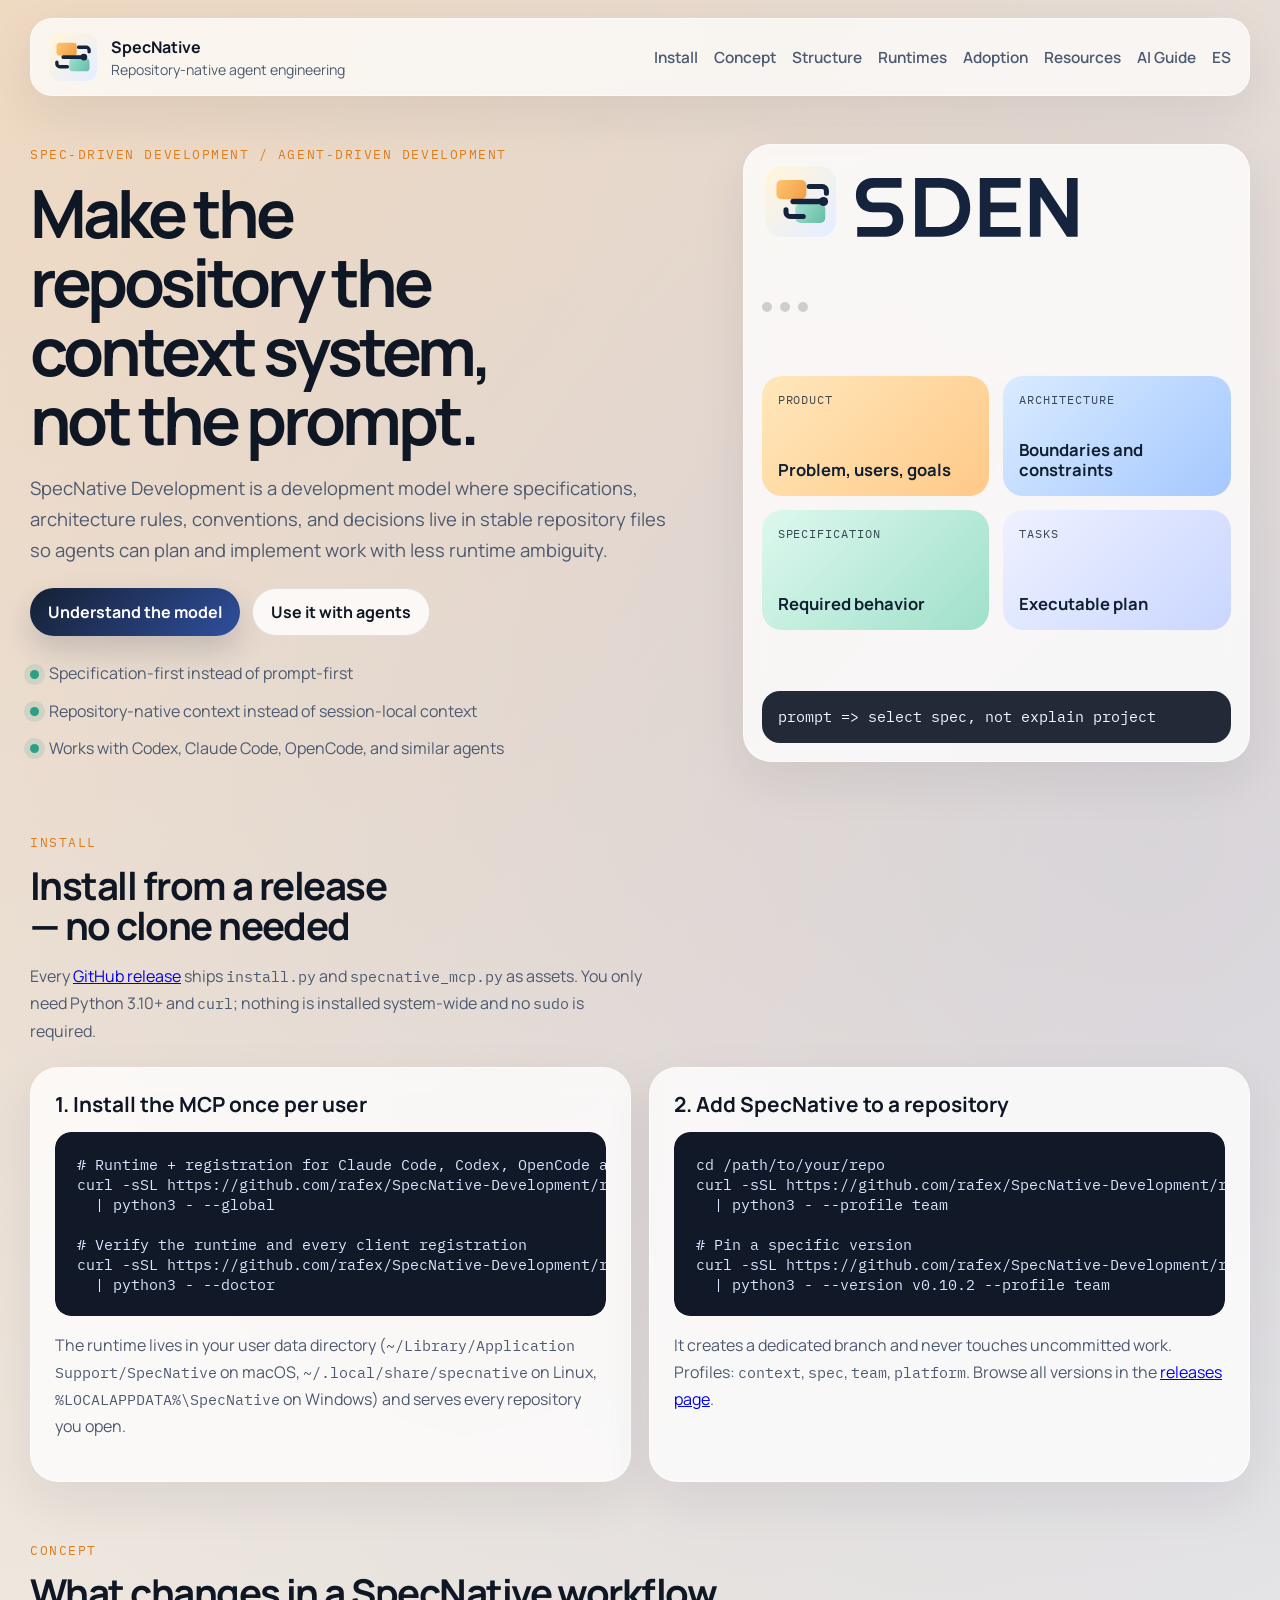
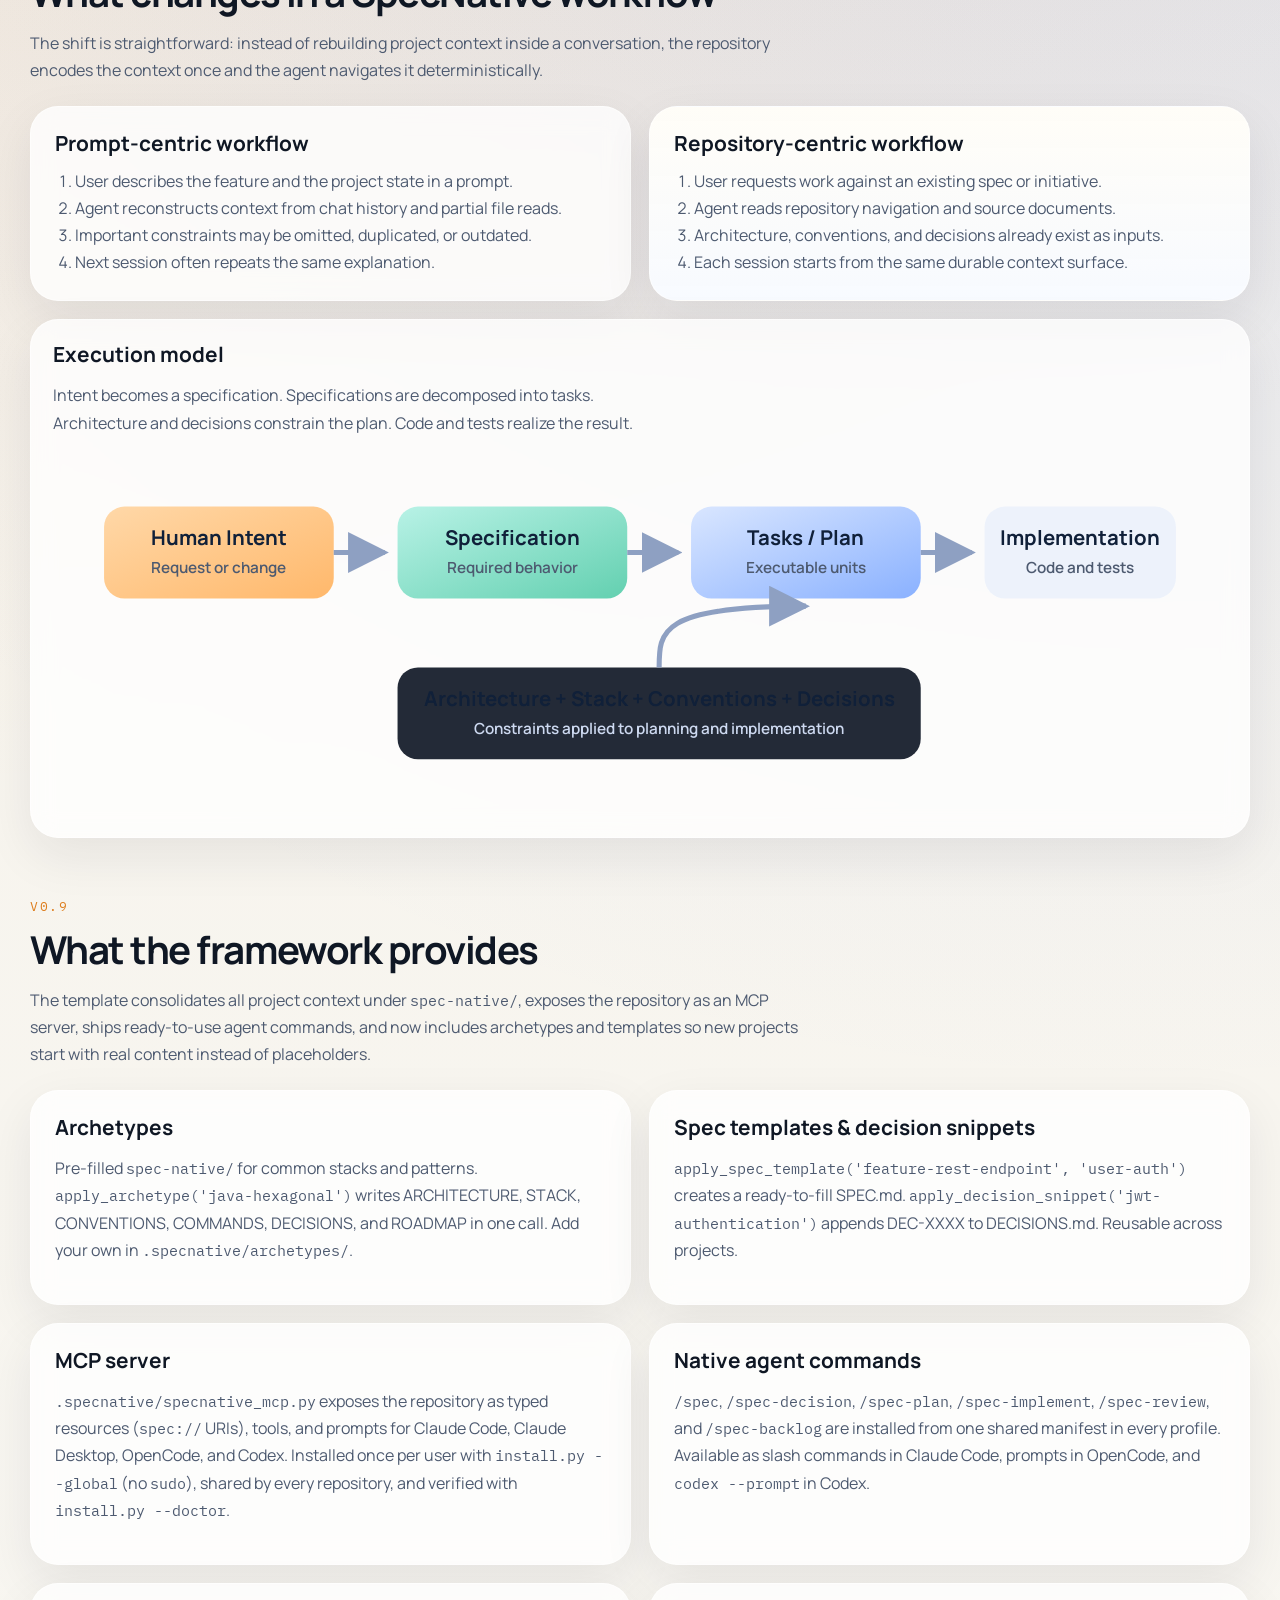
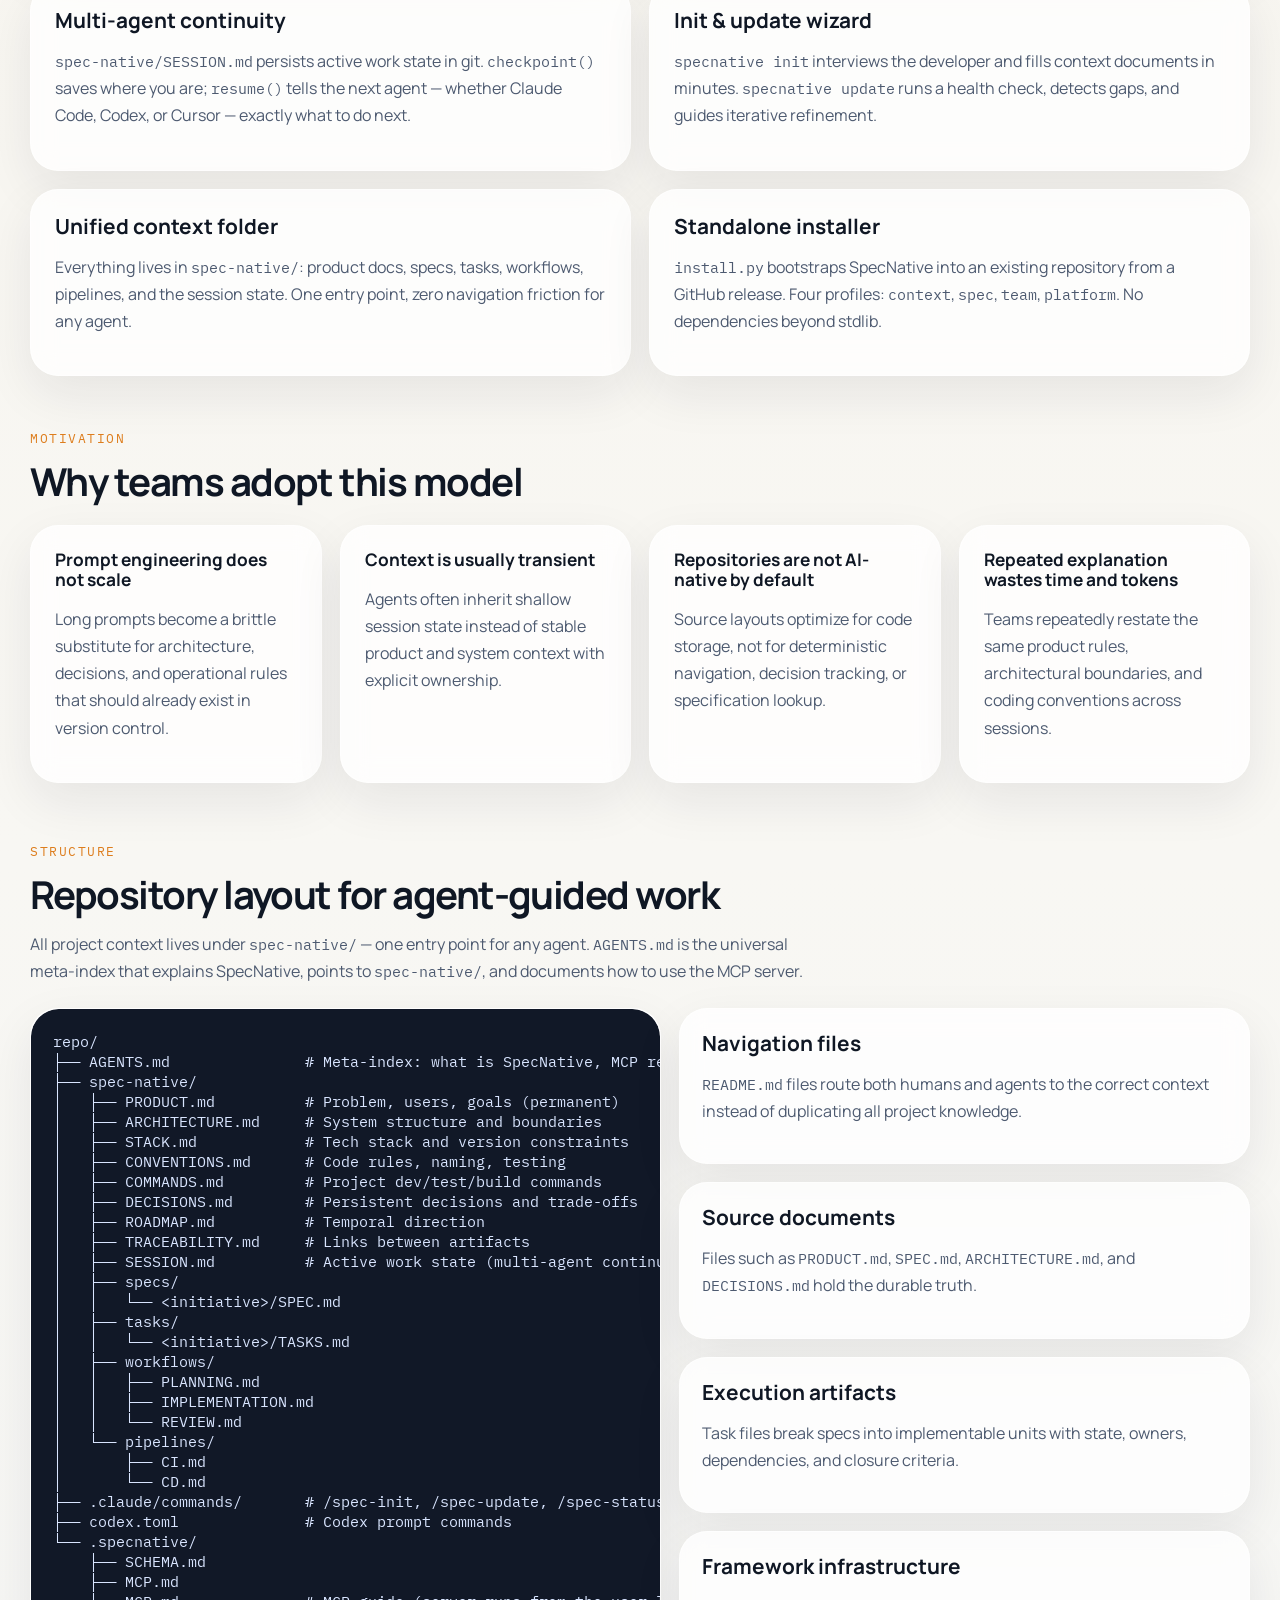
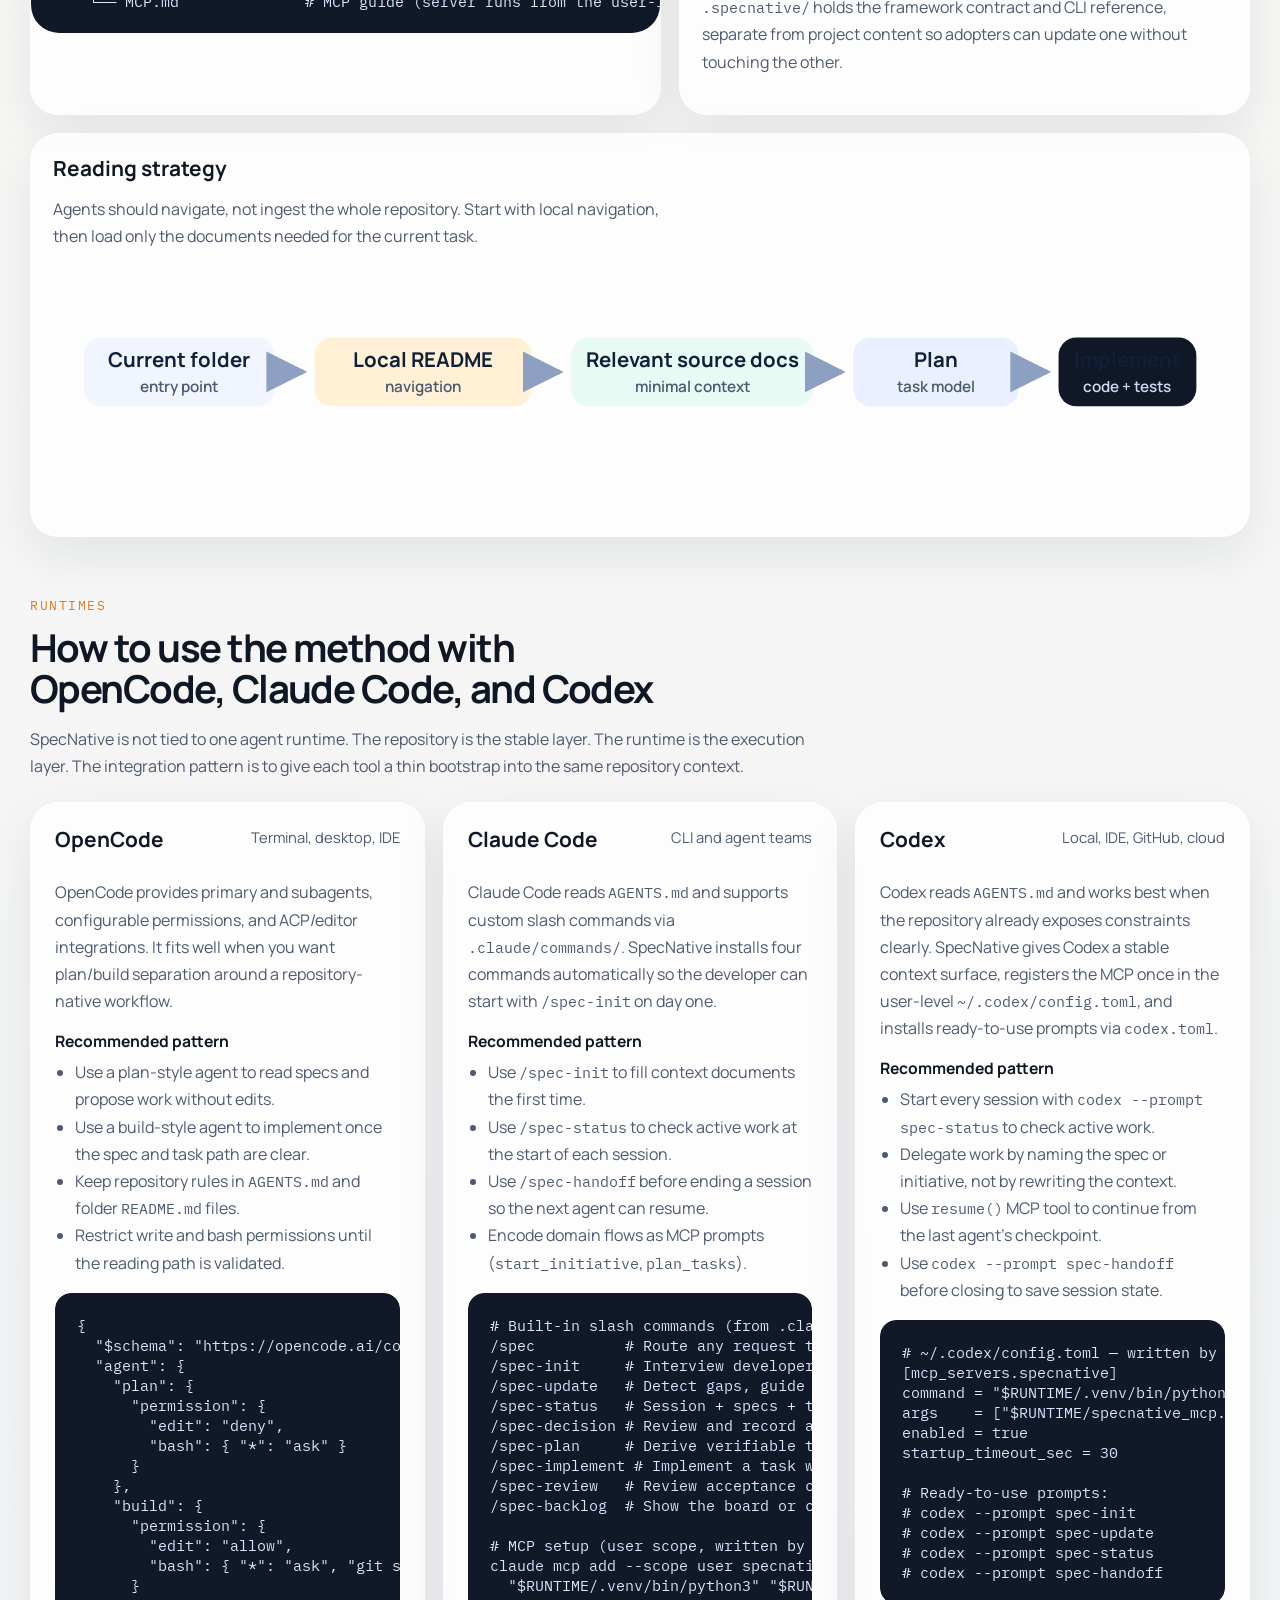
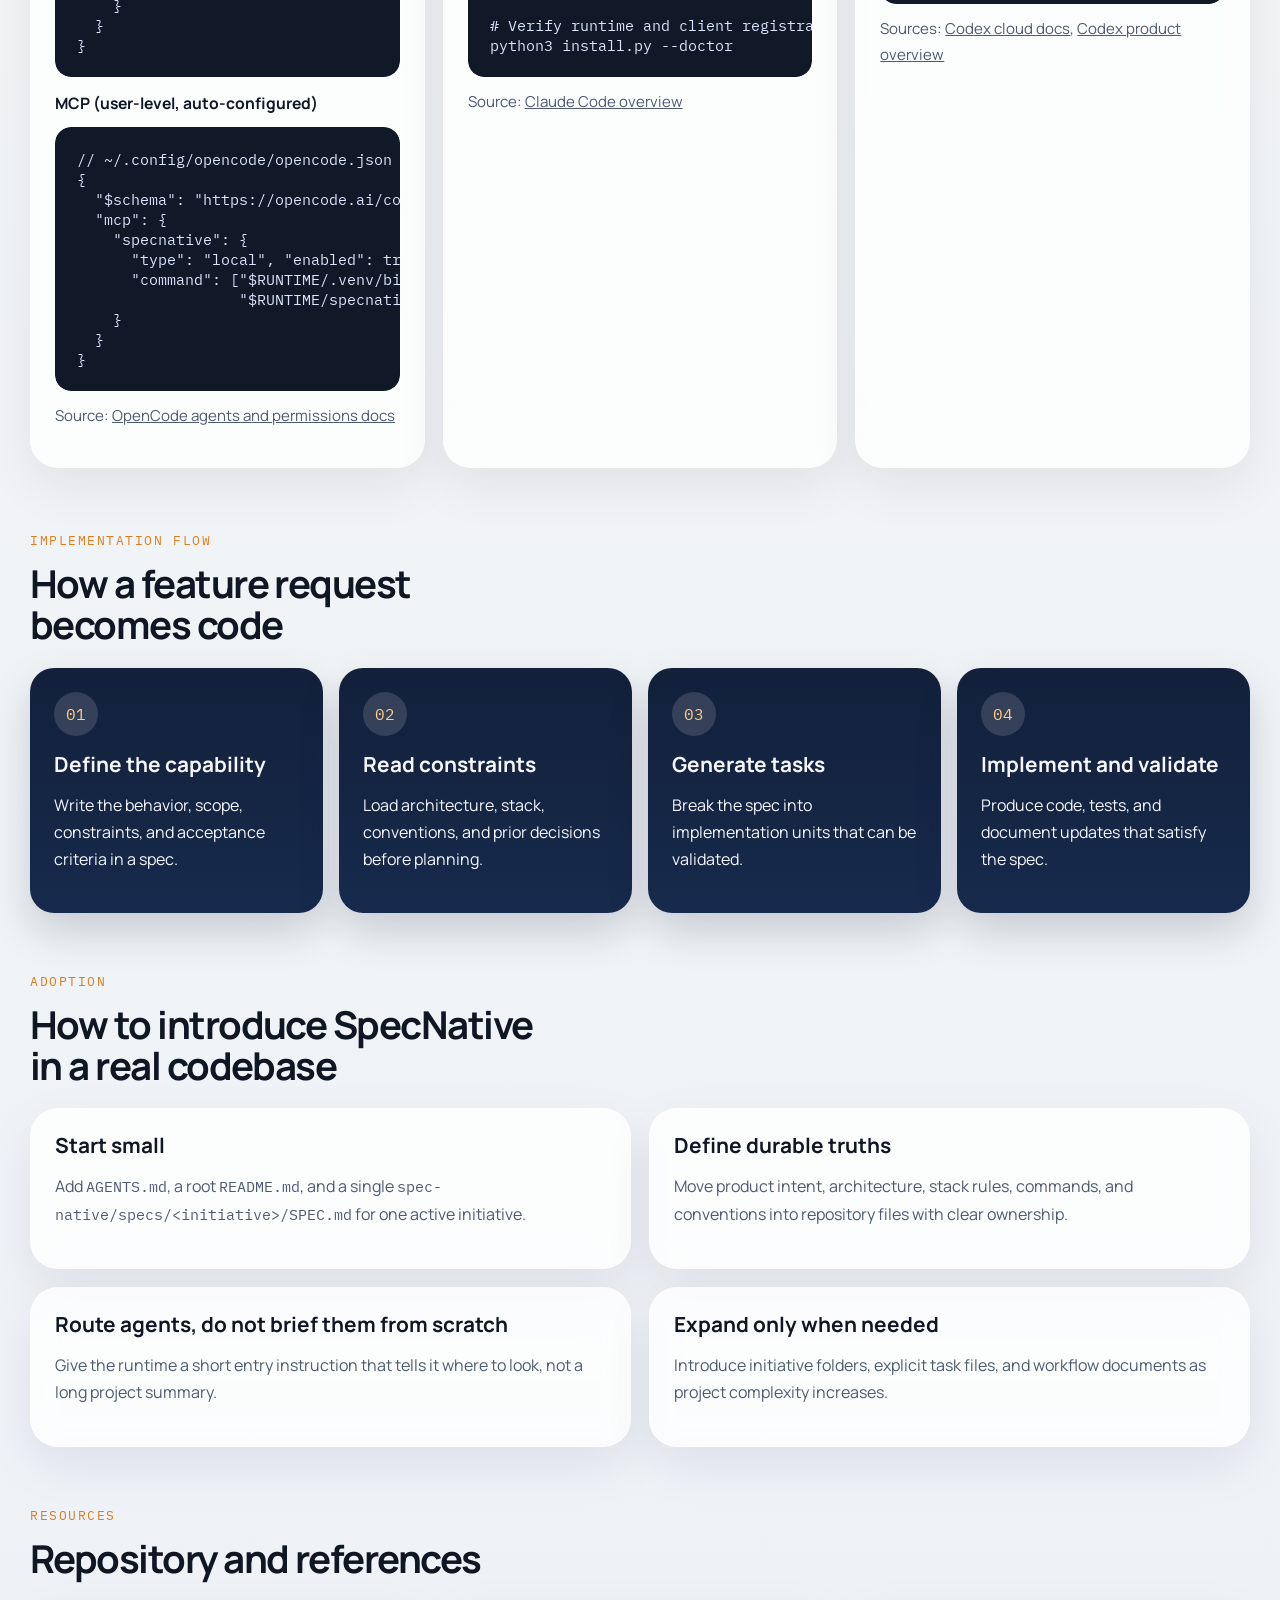
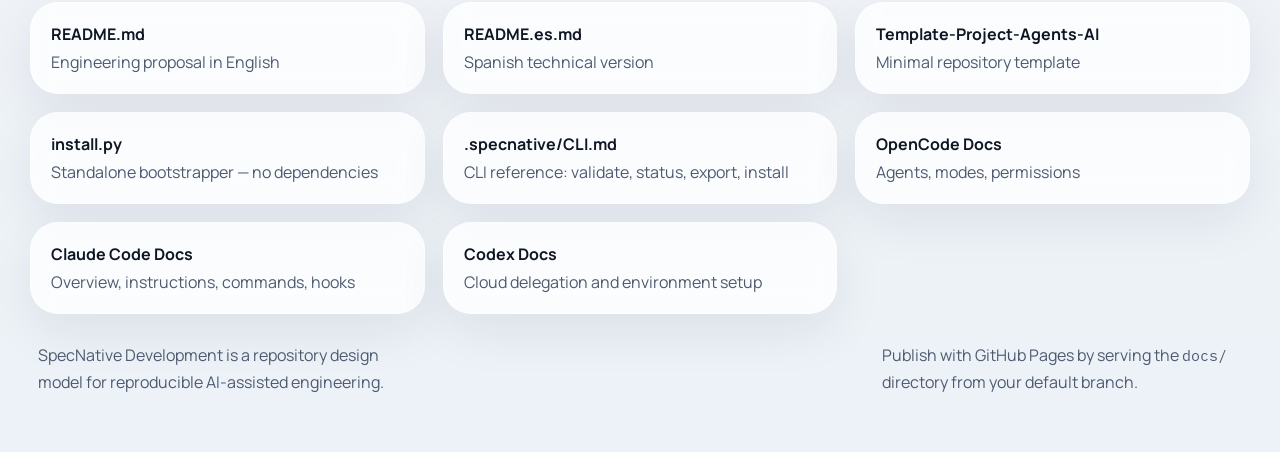
<file: docs/en/index.html>
<!DOCTYPE html>
<html lang="en">
  <head>
    <meta charset="utf-8" />
    <meta name="viewport" content="width=device-width, initial-scale=1" />
    <title>SpecNative Development</title>
    <meta
      name="description"
      content="SpecNative Development is a repository-structured, specification-first approach for AI-assisted software delivery."
    />
    <link rel="preconnect" href="https://fonts.googleapis.com" />
    <link rel="preconnect" href="https://fonts.gstatic.com" crossorigin />
    <link
      href="https://fonts.googleapis.com/css2?family=Manrope:wght@400;500;600;700;800&family=IBM+Plex+Mono:wght@400;500&display=swap"
      rel="stylesheet"
    />
    <link rel="stylesheet" href="../styles.css" />
  </head>
  <body>
    <div class="site-shell">
      <header class="topbar">
        <a class="brand" href="#top">
          <img
            class="brand-logo"
            src="../assets/specnative-mark.svg"
            alt="SpecNative logo"
          />
          <span class="brand-copy">
            <strong>SpecNative</strong>
            <span>Repository-native agent engineering</span>
          </span>
        </a>
        <nav class="topnav" aria-label="Primary">
          <a href="#install">Install</a>
          <a href="#concept">Concept</a>
          <a href="#structure">Structure</a>
          <a href="#runtimes">Runtimes</a>
          <a href="#adoption">Adoption</a>
          <a href="#resources">Resources</a>
          <a href="../ai/">AI Guide</a>
          <a href="../es/">ES</a>
        </nav>
      </header>

      <main id="top">
        <section class="hero">
          <div class="hero-copy">
            <p class="eyebrow">Spec-Driven Development / Agent-Driven Development</p>
            <h1>Make the repository the context system, not the prompt.</h1>
            <p class="lead">
              SpecNative Development is a development model where specifications,
              architecture rules, conventions, and decisions live in stable repository
              files so agents can plan and implement work with less runtime ambiguity.
            </p>
            <div class="hero-actions">
              <a class="button button-primary" href="#concept">Understand the model</a>
              <a class="button button-secondary" href="#runtimes">Use it with agents</a>
            </div>
            <ul class="hero-points" aria-label="Summary">
              <li>Specification-first instead of prompt-first</li>
              <li>Repository-native context instead of session-local context</li>
              <li>Works with Codex, Claude Code, OpenCode, and similar agents</li>
            </ul>
          </div>
          <div class="hero-panel">
            <div class="panel-card">
              <img
                class="panel-logo"
                src="../assets/specnative-logo.svg"
                alt="SpecNative wordmark"
              />
              <div class="panel-header">
                <span class="panel-dot"></span>
                <span class="panel-dot"></span>
                <span class="panel-dot"></span>
              </div>
              <div class="panel-grid">
                <div class="panel-block accent-a">
                  <span class="label">Product</span>
                  <strong>Problem, users, goals</strong>
                </div>
                <div class="panel-block accent-b">
                  <span class="label">Architecture</span>
                  <strong>Boundaries and constraints</strong>
                </div>
                <div class="panel-block accent-c">
                  <span class="label">Specification</span>
                  <strong>Required behavior</strong>
                </div>
                <div class="panel-block accent-d">
                  <span class="label">Tasks</span>
                  <strong>Executable plan</strong>
                </div>
              </div>
              <div class="panel-footer">
                <code>prompt =&gt; select spec, not explain project</code>
              </div>
            </div>
          </div>
        </section>

        <section class="section" id="install">
          <div class="section-heading narrow">
            <p class="eyebrow">Install</p>
            <h2>Install from a release — no clone needed</h2>
            <p>Every <a href="https://github.com/rafex/SpecNative-Development/releases/latest">GitHub release</a> ships <code>install.py</code> and <code>specnative_mcp.py</code> as assets. You only need Python 3.10+ and <code>curl</code>; nothing is installed system-wide and no <code>sudo</code> is required.</p>
          </div>
          <div class="adoption-grid">
            <article class="card">
              <h3>1. Install the MCP once per user</h3>
              <div class="snippet">
                <pre><code># Runtime + registration for Claude Code, Codex, OpenCode and Claude Desktop
curl -sSL https://github.com/rafex/SpecNative-Development/releases/latest/download/install.py \
  | python3 - --global

# Verify the runtime and every client registration
curl -sSL https://github.com/rafex/SpecNative-Development/releases/latest/download/install.py \
  | python3 - --doctor</code></pre>
              </div>
              <p>The runtime lives in your user data directory (<code>~/Library/Application Support/SpecNative</code> on macOS, <code>~/.local/share/specnative</code> on Linux, <code>%LOCALAPPDATA%\SpecNative</code> on Windows) and serves every repository you open.</p>
            </article>
            <article class="card">
              <h3>2. Add SpecNative to a repository</h3>
              <div class="snippet">
                <pre><code>cd /path/to/your/repo
curl -sSL https://github.com/rafex/SpecNative-Development/releases/latest/download/install.py \
  | python3 - --profile team

# Pin a specific version
curl -sSL https://github.com/rafex/SpecNative-Development/releases/download/v0.10.2/install.py \
  | python3 - --version v0.10.2 --profile team</code></pre>
              </div>
              <p>It creates a dedicated branch and never touches uncommitted work. Profiles: <code>context</code>, <code>spec</code>, <code>team</code>, <code>platform</code>. Browse all versions in the <a href="https://github.com/rafex/SpecNative-Development/releases">releases page</a>.</p>
            </article>
          </div>
        </section>

        <section class="section" id="concept">
          <div class="section-heading">
            <p class="eyebrow">Concept</p>
            <h2>What changes in a SpecNative workflow</h2>
            <p>
              The shift is straightforward: instead of rebuilding project context inside a
              conversation, the repository encodes the context once and the agent navigates
              it deterministically.
            </p>
          </div>

          <div class="comparison-grid">
            <article class="card">
              <h3>Prompt-centric workflow</h3>
              <ol>
                <li>User describes the feature and the project state in a prompt.</li>
                <li>Agent reconstructs context from chat history and partial file reads.</li>
                <li>Important constraints may be omitted, duplicated, or outdated.</li>
                <li>Next session often repeats the same explanation.</li>
              </ol>
            </article>
            <article class="card highlighted">
              <h3>Repository-centric workflow</h3>
              <ol>
                <li>User requests work against an existing spec or initiative.</li>
                <li>Agent reads repository navigation and source documents.</li>
                <li>Architecture, conventions, and decisions already exist as inputs.</li>
                <li>Each session starts from the same durable context surface.</li>
              </ol>
            </article>
          </div>

          <div class="diagram-card">
            <div class="diagram-copy">
              <h3>Execution model</h3>
              <p>
                Intent becomes a specification. Specifications are decomposed into tasks.
                Architecture and decisions constrain the plan. Code and tests realize the
                result.
              </p>
            </div>
            <svg viewBox="0 0 920 280" role="img" aria-label="SpecNative execution model">
              <defs>
                <linearGradient id="flowA" x1="0%" y1="0%" x2="100%" y2="100%">
                  <stop offset="0%" stop-color="#ffd8a8" />
                  <stop offset="100%" stop-color="#ffb86b" />
                </linearGradient>
                <linearGradient id="flowB" x1="0%" y1="0%" x2="100%" y2="100%">
                  <stop offset="0%" stop-color="#b8f2e6" />
                  <stop offset="100%" stop-color="#63d0b0" />
                </linearGradient>
                <linearGradient id="flowC" x1="0%" y1="0%" x2="100%" y2="100%">
                  <stop offset="0%" stop-color="#d9e6ff" />
                  <stop offset="100%" stop-color="#8ab1ff" />
                </linearGradient>
                <marker
                  id="arrow"
                  viewBox="0 0 10 10"
                  refX="9"
                  refY="5"
                  markerWidth="8"
                  markerHeight="8"
                  orient="auto-start-reverse"
                >
                  <path d="M 0 0 L 10 5 L 0 10 z" fill="#8ea0c2"></path>
                </marker>
              </defs>
              <rect x="40" y="42" width="180" height="72" rx="16" fill="url(#flowA)" />
              <rect x="270" y="42" width="180" height="72" rx="16" fill="url(#flowB)" />
              <rect x="500" y="42" width="180" height="72" rx="16" fill="url(#flowC)" />
              <rect x="730" y="42" width="150" height="72" rx="16" fill="#edf2fb" />
              <rect x="270" y="168" width="410" height="72" rx="16" fill="#111827" opacity="0.92" />
              <path d="M220 78 H260" stroke="#8ea0c2" stroke-width="4" marker-end="url(#arrow)" />
              <path d="M450 78 H490" stroke="#8ea0c2" stroke-width="4" marker-end="url(#arrow)" />
              <path d="M680 78 H720" stroke="#8ea0c2" stroke-width="4" marker-end="url(#arrow)" />
              <path
                d="M475 168 C475 140, 475 120, 590 120"
                stroke="#8ea0c2"
                stroke-width="4"
                fill="none"
                marker-end="url(#arrow)"
              />
              <text x="130" y="72" text-anchor="middle">Human Intent</text>
              <text x="130" y="94" text-anchor="middle" class="svg-small">Request or change</text>
              <text x="360" y="72" text-anchor="middle">Specification</text>
              <text x="360" y="94" text-anchor="middle" class="svg-small">Required behavior</text>
              <text x="590" y="72" text-anchor="middle">Tasks / Plan</text>
              <text x="590" y="94" text-anchor="middle" class="svg-small">Executable units</text>
              <text x="805" y="72" text-anchor="middle">Implementation</text>
              <text x="805" y="94" text-anchor="middle" class="svg-small">Code and tests</text>
              <text x="475" y="198" text-anchor="middle" fill="#f6f8fc">Architecture + Stack + Conventions + Decisions</text>
              <text x="475" y="220" text-anchor="middle" class="svg-small light">Constraints applied to planning and implementation</text>
            </svg>
          </div>
        </section>

        <section class="section">
          <div class="section-heading">
            <p class="eyebrow">v0.9</p>
            <h2>What the framework provides</h2>
            <p>
              The template consolidates all project context under <code>spec-native/</code>,
              exposes the repository as an MCP server, ships ready-to-use agent commands,
              and now includes archetypes and templates so new projects start with real content
              instead of placeholders.
            </p>
          </div>
          <div class="adoption-grid">
            <article class="card">
              <h3>Archetypes</h3>
              <p>
                Pre-filled <code>spec-native/</code> for common stacks and patterns.
                <code>apply_archetype('java-hexagonal')</code> writes ARCHITECTURE, STACK,
                CONVENTIONS, COMMANDS, DECISIONS, and ROADMAP in one call.
                Add your own in <code>.specnative/archetypes/</code>.
              </p>
            </article>
            <article class="card">
              <h3>Spec templates &amp; decision snippets</h3>
              <p>
                <code>apply_spec_template('feature-rest-endpoint', 'user-auth')</code> creates
                a ready-to-fill SPEC.md. <code>apply_decision_snippet('jwt-authentication')</code>
                appends DEC-XXXX to DECISIONS.md. Reusable across projects.
              </p>
            </article>
            <article class="card">
              <h3>MCP server</h3>
              <p>
                <code>.specnative/specnative_mcp.py</code> exposes the repository as typed
                resources (<code>spec://</code> URIs), tools, and prompts for
                Claude Code, Claude Desktop, OpenCode, and Codex.
                Installed once per user with <code>install.py --global</code> (no <code>sudo</code>),
                shared by every repository, and verified with <code>install.py --doctor</code>.
              </p>
            </article>
            <article class="card">
              <h3>Native agent commands</h3>
              <p>
                <code>/spec</code>, <code>/spec-decision</code>, <code>/spec-plan</code>,
                <code>/spec-implement</code>, <code>/spec-review</code>, and <code>/spec-backlog</code>
                are installed from one shared manifest in every profile.
                Available as slash commands in Claude Code, prompts in OpenCode, and
                <code>codex --prompt</code> in Codex.
              </p>
            </article>
            <article class="card">
              <h3>Multi-agent continuity</h3>
              <p>
                <code>spec-native/SESSION.md</code> persists active work state in git.
                <code>checkpoint()</code> saves where you are; <code>resume()</code> tells
                the next agent — whether Claude Code, Codex, or Cursor — exactly what to do next.
              </p>
            </article>
            <article class="card">
              <h3>Init &amp; update wizard</h3>
              <p>
                <code>specnative init</code> interviews the developer and fills context
                documents in minutes. <code>specnative update</code> runs a health check,
                detects gaps, and guides iterative refinement.
              </p>
            </article>
            <article class="card">
              <h3>Unified context folder</h3>
              <p>
                Everything lives in <code>spec-native/</code>: product docs, specs,
                tasks, workflows, pipelines, and the session state. One entry point,
                zero navigation friction for any agent.
              </p>
            </article>
            <article class="card">
              <h3>Standalone installer</h3>
              <p>
                <code>install.py</code> bootstraps SpecNative into an existing repository
                from a GitHub release. Four profiles: <code>context</code>, <code>spec</code>,
                <code>team</code>, <code>platform</code>. No dependencies beyond stdlib.
              </p>
            </article>
          </div>
        </section>

        <section class="section muted-section">
          <div class="section-heading narrow">
            <p class="eyebrow">Motivation</p>
            <h2>Why teams adopt this model</h2>
          </div>
          <div class="motivation-grid">
            <article class="mini-card">
              <h3>Prompt engineering does not scale</h3>
              <p>
                Long prompts become a brittle substitute for architecture, decisions, and
                operational rules that should already exist in version control.
              </p>
            </article>
            <article class="mini-card">
              <h3>Context is usually transient</h3>
              <p>
                Agents often inherit shallow session state instead of stable product and
                system context with explicit ownership.
              </p>
            </article>
            <article class="mini-card">
              <h3>Repositories are not AI-native by default</h3>
              <p>
                Source layouts optimize for code storage, not for deterministic navigation,
                decision tracking, or specification lookup.
              </p>
            </article>
            <article class="mini-card">
              <h3>Repeated explanation wastes time and tokens</h3>
              <p>
                Teams repeatedly restate the same product rules, architectural boundaries,
                and coding conventions across sessions.
              </p>
            </article>
          </div>
        </section>

        <section class="section" id="structure">
          <div class="section-heading">
            <p class="eyebrow">Structure</p>
            <h2>Repository layout for agent-guided work</h2>
            <p>
              All project context lives under <code>spec-native/</code> — one entry point
              for any agent. <code>AGENTS.md</code> is the universal meta-index that
              explains SpecNative, points to <code>spec-native/</code>, and documents
              how to use the MCP server.
            </p>
          </div>

          <div class="structure-layout">
            <div class="code-card">
              <pre><code>repo/
├── AGENTS.md               # Meta-index: what is SpecNative, MCP reference
├── spec-native/
│   ├── PRODUCT.md          # Problem, users, goals (permanent)
│   ├── ARCHITECTURE.md     # System structure and boundaries
│   ├── STACK.md            # Tech stack and version constraints
│   ├── CONVENTIONS.md      # Code rules, naming, testing
│   ├── COMMANDS.md         # Project dev/test/build commands
│   ├── DECISIONS.md        # Persistent decisions and trade-offs
│   ├── ROADMAP.md          # Temporal direction
│   ├── TRACEABILITY.md     # Links between artifacts
│   ├── SESSION.md          # Active work state (multi-agent continuity)
│   ├── specs/
│   │   └── &lt;initiative&gt;/SPEC.md
│   ├── tasks/
│   │   └── &lt;initiative&gt;/TASKS.md
│   ├── workflows/
│   │   ├── PLANNING.md
│   │   ├── IMPLEMENTATION.md
│   │   └── REVIEW.md
│   └── pipelines/
│       ├── CI.md
│       └── CD.md
├── .claude/commands/       # /spec-init, /spec-update, /spec-status, /spec-handoff
├── codex.toml              # Codex prompt commands
└── .specnative/
    ├── SCHEMA.md
    ├── MCP.md
    └── MCP.md              # MCP guide (server runs from the user-level runtime)</code></pre>
            </div>
            <div class="stack-list">
              <article class="stack-item">
                <h3>Navigation files</h3>
                <p>
                  <code>README.md</code> files route both humans and agents to the correct
                  context instead of duplicating all project knowledge.
                </p>
              </article>
              <article class="stack-item">
                <h3>Source documents</h3>
                <p>
                  Files such as <code>PRODUCT.md</code>, <code>SPEC.md</code>,
                  <code>ARCHITECTURE.md</code>, and <code>DECISIONS.md</code> hold the
                  durable truth.
                </p>
              </article>
              <article class="stack-item">
                <h3>Execution artifacts</h3>
                <p>
                  Task files break specs into implementable units with state, owners,
                  dependencies, and closure criteria.
                </p>
              </article>
              <article class="stack-item">
                <h3>Framework infrastructure</h3>
                <p>
                  <code>.specnative/</code> holds the framework contract and CLI reference,
                  separate from project content so adopters can update one without touching
                  the other.
                </p>
              </article>
            </div>
          </div>

          <div class="diagram-card">
            <div class="diagram-copy">
              <h3>Reading strategy</h3>
              <p>
                Agents should navigate, not ingest the whole repository. Start with local
                navigation, then load only the documents needed for the current task.
              </p>
            </div>
            <svg viewBox="0 0 920 190" role="img" aria-label="Repository reading strategy">
              <defs>
                <marker
                  id="arrow2"
                  viewBox="0 0 10 10"
                  refX="9"
                  refY="5"
                  markerWidth="8"
                  markerHeight="8"
                  orient="auto-start-reverse"
                >
                  <path d="M 0 0 L 10 5 L 0 10 z" fill="#8ea0c2"></path>
                </marker>
              </defs>
              <rect x="24" y="56" width="150" height="54" rx="14" fill="#f1f5ff" />
              <rect x="205" y="56" width="170" height="54" rx="14" fill="#fff0d6" />
              <rect x="406" y="56" width="190" height="54" rx="14" fill="#e7faf4" />
              <rect x="627" y="56" width="130" height="54" rx="14" fill="#eaf0ff" />
              <rect x="788" y="56" width="108" height="54" rx="14" fill="#101726" />
              <path d="M174 83 H196" stroke="#8ea0c2" stroke-width="4" marker-end="url(#arrow2)" />
              <path d="M375 83 H397" stroke="#8ea0c2" stroke-width="4" marker-end="url(#arrow2)" />
              <path d="M596 83 H618" stroke="#8ea0c2" stroke-width="4" marker-end="url(#arrow2)" />
              <path d="M757 83 H779" stroke="#8ea0c2" stroke-width="4" marker-end="url(#arrow2)" />
              <text x="99" y="79" text-anchor="middle">Current folder</text>
              <text x="99" y="99" text-anchor="middle" class="svg-small">entry point</text>
              <text x="290" y="79" text-anchor="middle">Local README</text>
              <text x="290" y="99" text-anchor="middle" class="svg-small">navigation</text>
              <text x="501" y="79" text-anchor="middle">Relevant source docs</text>
              <text x="501" y="99" text-anchor="middle" class="svg-small">minimal context</text>
              <text x="692" y="79" text-anchor="middle">Plan</text>
              <text x="692" y="99" text-anchor="middle" class="svg-small">task model</text>
              <text x="842" y="79" text-anchor="middle" fill="#f6f8fc">Implement</text>
              <text x="842" y="99" text-anchor="middle" class="svg-small light">code + tests</text>
            </svg>
          </div>
        </section>

        <section class="section" id="runtimes">
          <div class="section-heading">
            <p class="eyebrow">Runtimes</p>
            <h2>How to use the method with OpenCode, Claude Code, and Codex</h2>
            <p>
              SpecNative is not tied to one agent runtime. The repository is the stable
              layer. The runtime is the execution layer. The integration pattern is to give
              each tool a thin bootstrap into the same repository context.
            </p>
          </div>

          <div class="runtime-grid">
            <article class="runtime-card">
              <div class="runtime-head">
                <h3>OpenCode</h3>
                <span>Terminal, desktop, IDE</span>
              </div>
              <p>
                OpenCode provides primary and subagents, configurable permissions, and
                ACP/editor integrations. It fits well when you want plan/build separation
                around a repository-native workflow.
              </p>
              <h4>Recommended pattern</h4>
              <ul>
                <li>Use a plan-style agent to read specs and propose work without edits.</li>
                <li>Use a build-style agent to implement once the spec and task path are clear.</li>
                <li>Keep repository rules in <code>AGENTS.md</code> and folder <code>README.md</code> files.</li>
                <li>Restrict write and bash permissions until the reading path is validated.</li>
              </ul>
              <div class="snippet">
                <pre><code>{
  "$schema": "https://opencode.ai/config.json",
  "agent": {
    "plan": {
      "permission": {
        "edit": "deny",
        "bash": { "*": "ask" }
      }
    },
    "build": {
      "permission": {
        "edit": "allow",
        "bash": { "*": "ask", "git status *": "allow" }
      }
    }
  }
}</code></pre>
              </div>
              <h4>MCP (user-level, auto-configured)</h4>
              <div class="snippet">
                <pre><code>// ~/.config/opencode/opencode.json — written by install.py --global
{
  "$schema": "https://opencode.ai/config.json",
  "mcp": {
    "specnative": {
      "type": "local", "enabled": true,
      "command": ["$RUNTIME/.venv/bin/python3",
                  "$RUNTIME/specnative_mcp.py"]
    }
  }
}</code></pre>
              </div>
              <p class="source">
                Source: <a href="https://opencode.ai/docs/agents/">OpenCode agents and permissions docs</a>
              </p>
            </article>

            <article class="runtime-card">
              <div class="runtime-head">
                <h3>Claude Code</h3>
                <span>CLI and agent teams</span>
              </div>
              <p>
                Claude Code reads <code>AGENTS.md</code> and supports custom slash commands
                via <code>.claude/commands/</code>. SpecNative installs four commands automatically
                so the developer can start with <code>/spec-init</code> on day one.
              </p>
              <h4>Recommended pattern</h4>
              <ul>
                <li>Use <code>/spec-init</code> to fill context documents the first time.</li>
                <li>Use <code>/spec-status</code> to check active work at the start of each session.</li>
                <li>Use <code>/spec-handoff</code> before ending a session so the next agent can resume.</li>
                <li>Encode domain flows as MCP prompts (<code>start_initiative</code>, <code>plan_tasks</code>).</li>
              </ul>
              <div class="snippet">
                <pre><code># Built-in slash commands (from .claude/commands/)
/spec          # Route any request through SpecNative MCP
/spec-init     # Interview developer, fill spec-native/ docs
/spec-update   # Detect gaps, guide iterative refinement
/spec-status   # Session + specs + tasks + alerts
/spec-decision # Review and record a durable trade-off
/spec-plan     # Derive verifiable tasks from an approved spec
/spec-implement # Implement a task with closing evidence
/spec-review   # Review acceptance criteria
/spec-backlog  # Show the board or capture work

# MCP setup (user scope, written by install.py --global)
claude mcp add --scope user specnative -- \
  "$RUNTIME/.venv/bin/python3" "$RUNTIME/specnative_mcp.py"

# Verify runtime and client registrations
python3 install.py --doctor</code></pre>
              </div>
              <p class="source">
                Source: <a href="https://code.claude.com/docs/en/overview">Claude Code overview</a>
              </p>
            </article>

            <article class="runtime-card">
              <div class="runtime-head">
                <h3>Codex</h3>
                <span>Local, IDE, GitHub, cloud</span>
              </div>
              <p>
                Codex reads <code>AGENTS.md</code> and works best when the repository
                already exposes constraints clearly. SpecNative gives Codex a stable
                context surface, registers the MCP once in the user-level <code>~/.codex/config.toml</code>,
                and installs ready-to-use prompts via <code>codex.toml</code>.
              </p>
              <h4>Recommended pattern</h4>
              <ul>
                <li>Start every session with <code>codex --prompt spec-status</code> to check active work.</li>
                <li>Delegate work by naming the spec or initiative, not by rewriting the context.</li>
                <li>Use <code>resume()</code> MCP tool to continue from the last agent's checkpoint.</li>
                <li>Use <code>codex --prompt spec-handoff</code> before closing to save session state.</li>
              </ul>
              <div class="snippet">
                <pre><code># ~/.codex/config.toml — written by install.py --global
[mcp_servers.specnative]
command = "$RUNTIME/.venv/bin/python3"
args    = ["$RUNTIME/specnative_mcp.py"]
enabled = true
startup_timeout_sec = 30

# Ready-to-use prompts:
# codex --prompt spec-init
# codex --prompt spec-update
# codex --prompt spec-status
# codex --prompt spec-handoff</code></pre>
              </div>
              <p class="source">
                Sources:
                <a href="https://developers.openai.com/codex/cloud">Codex cloud docs</a>,
                <a href="https://openai.com/codex">Codex product overview</a>
              </p>
            </article>
          </div>
        </section>

        <section class="section dark-band">
          <div class="section-heading narrow">
            <p class="eyebrow">Implementation Flow</p>
            <h2>How a feature request becomes code</h2>
          </div>
          <div class="flow-steps">
            <article>
              <span>01</span>
              <h3>Define the capability</h3>
              <p>Write the behavior, scope, constraints, and acceptance criteria in a spec.</p>
            </article>
            <article>
              <span>02</span>
              <h3>Read constraints</h3>
              <p>Load architecture, stack, conventions, and prior decisions before planning.</p>
            </article>
            <article>
              <span>03</span>
              <h3>Generate tasks</h3>
              <p>Break the spec into implementation units that can be validated.</p>
            </article>
            <article>
              <span>04</span>
              <h3>Implement and validate</h3>
              <p>Produce code, tests, and document updates that satisfy the spec.</p>
            </article>
          </div>
        </section>

        <section class="section" id="adoption">
          <div class="section-heading">
            <p class="eyebrow">Adoption</p>
            <h2>How to introduce SpecNative in a real codebase</h2>
          </div>
          <div class="adoption-grid">
            <article class="card">
              <h3>Start small</h3>
              <p>
                Add <code>AGENTS.md</code>, a root <code>README.md</code>, and a single
                <code>spec-native/specs/&lt;initiative&gt;/SPEC.md</code> for one active initiative.
              </p>
            </article>
            <article class="card">
              <h3>Define durable truths</h3>
              <p>
                Move product intent, architecture, stack rules, commands, and conventions
                into repository files with clear ownership.
              </p>
            </article>
            <article class="card">
              <h3>Route agents, do not brief them from scratch</h3>
              <p>
                Give the runtime a short entry instruction that tells it where to look, not
                a long project summary.
              </p>
            </article>
            <article class="card">
              <h3>Expand only when needed</h3>
              <p>
                Introduce initiative folders, explicit task files, and workflow documents as
                project complexity increases.
              </p>
            </article>
          </div>
        </section>

        <section class="section" id="resources">
          <div class="section-heading">
            <p class="eyebrow">Resources</p>
            <h2>Repository and references</h2>
          </div>
          <div class="resources-grid">
            <a class="resource-link" href="https://github.com/rafex/SpecNative-Development/blob/main/README.md">
              <strong>README.md</strong>
              <span>Engineering proposal in English</span>
            </a>
            <a class="resource-link" href="https://github.com/rafex/SpecNative-Development/blob/main/README.es.md">
              <strong>README.es.md</strong>
              <span>Spanish technical version</span>
            </a>
            <a class="resource-link" href="https://github.com/rafex/SpecNative-Development/tree/main/Template-Project-Agents-AI">
              <strong>Template-Project-Agents-AI</strong>
              <span>Minimal repository template</span>
            </a>
            <a class="resource-link" href="https://github.com/rafex/SpecNative-Development/releases/latest/download/install.py">
              <strong>install.py</strong>
              <span>Standalone bootstrapper — no dependencies</span>
            </a>
            <a class="resource-link" href="https://github.com/rafex/SpecNative-Development/blob/main/Template-Project-Agents-AI/.specnative/CLI.md">
              <strong>.specnative/CLI.md</strong>
              <span>CLI reference: validate, status, export, install</span>
            </a>
            <a class="resource-link" href="https://opencode.ai/docs/agents/">
              <strong>OpenCode Docs</strong>
              <span>Agents, modes, permissions</span>
            </a>
            <a class="resource-link" href="https://code.claude.com/docs/en/overview">
              <strong>Claude Code Docs</strong>
              <span>Overview, instructions, commands, hooks</span>
            </a>
            <a class="resource-link" href="https://developers.openai.com/codex/cloud">
              <strong>Codex Docs</strong>
              <span>Cloud delegation and environment setup</span>
            </a>
          </div>
        </section>
      </main>

      <footer class="footer">
        <p>SpecNative Development is a repository design model for reproducible AI-assisted engineering.</p>
        <p>
          Publish with GitHub Pages by serving the <code>docs/</code> directory from your
          default branch.
        </p>
      </footer>
    </div>

    <script src="../app.js"></script>
  </body>
</html>
</file>
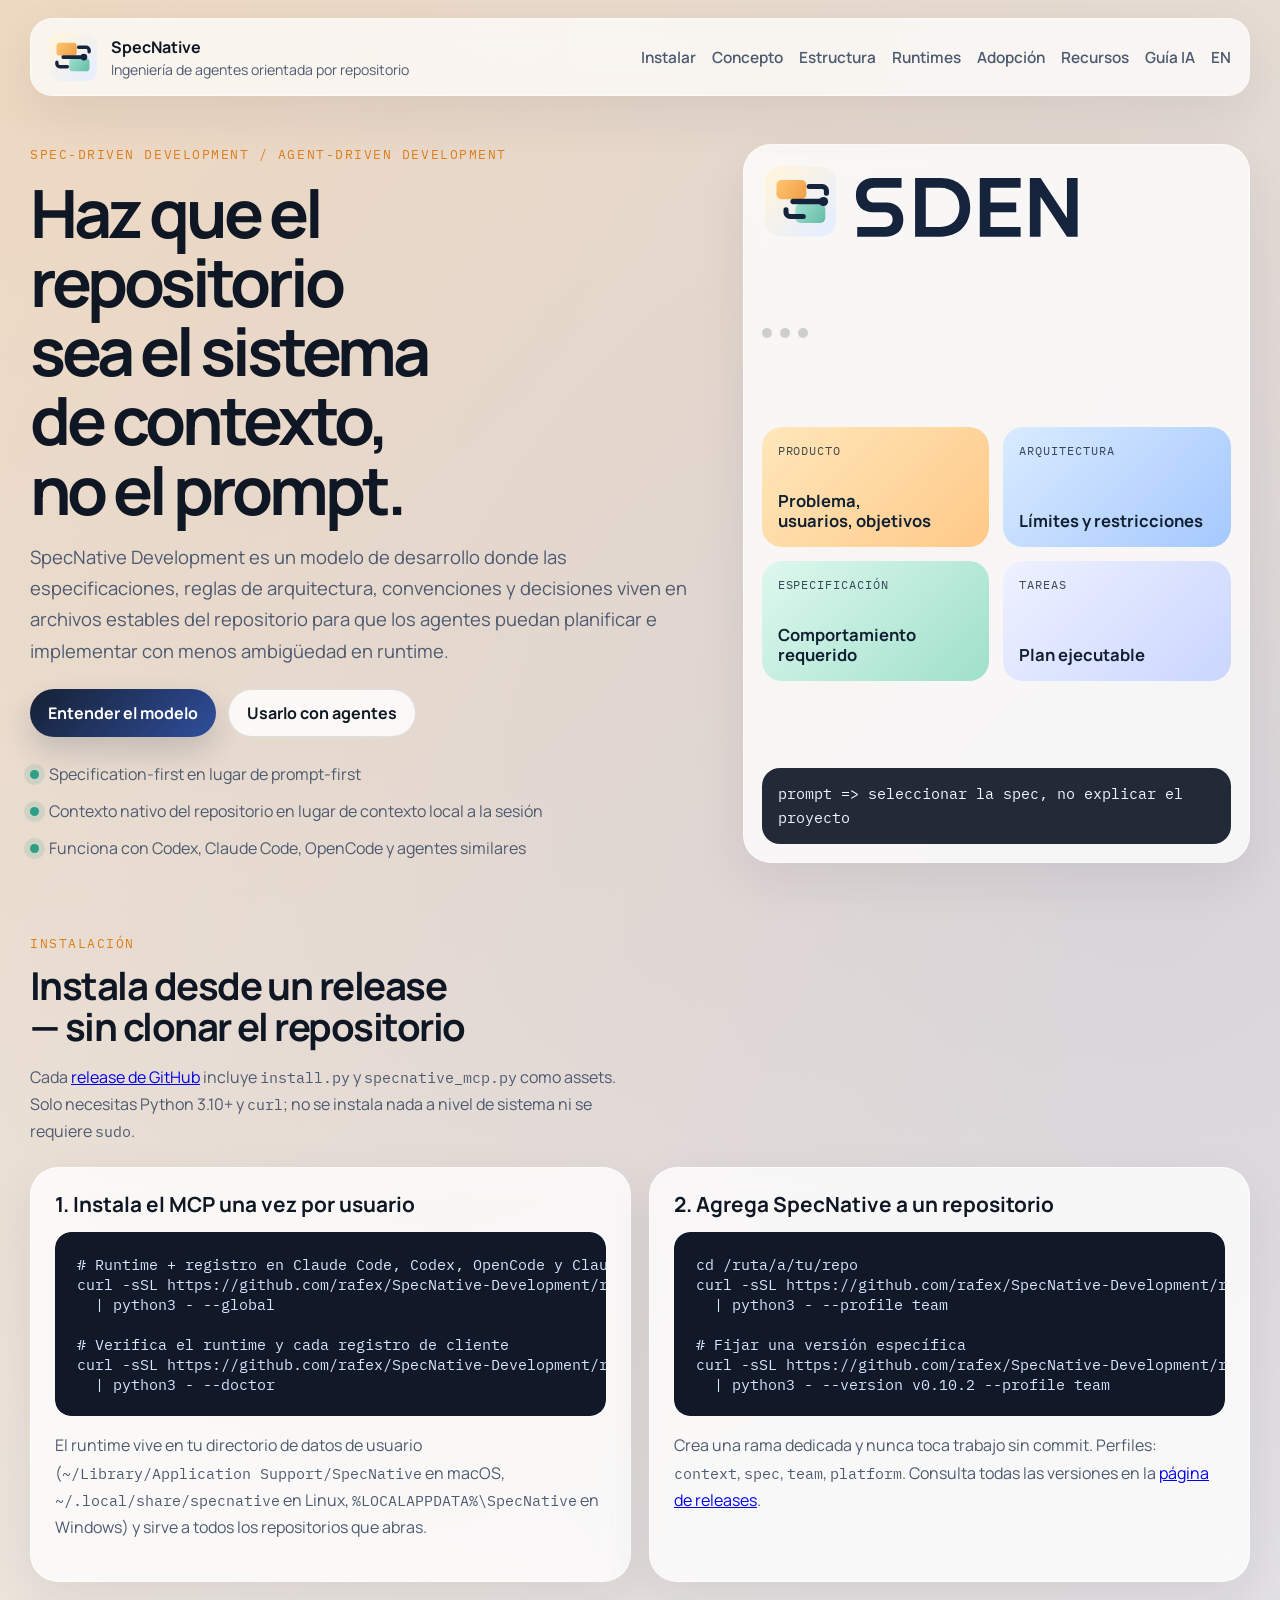
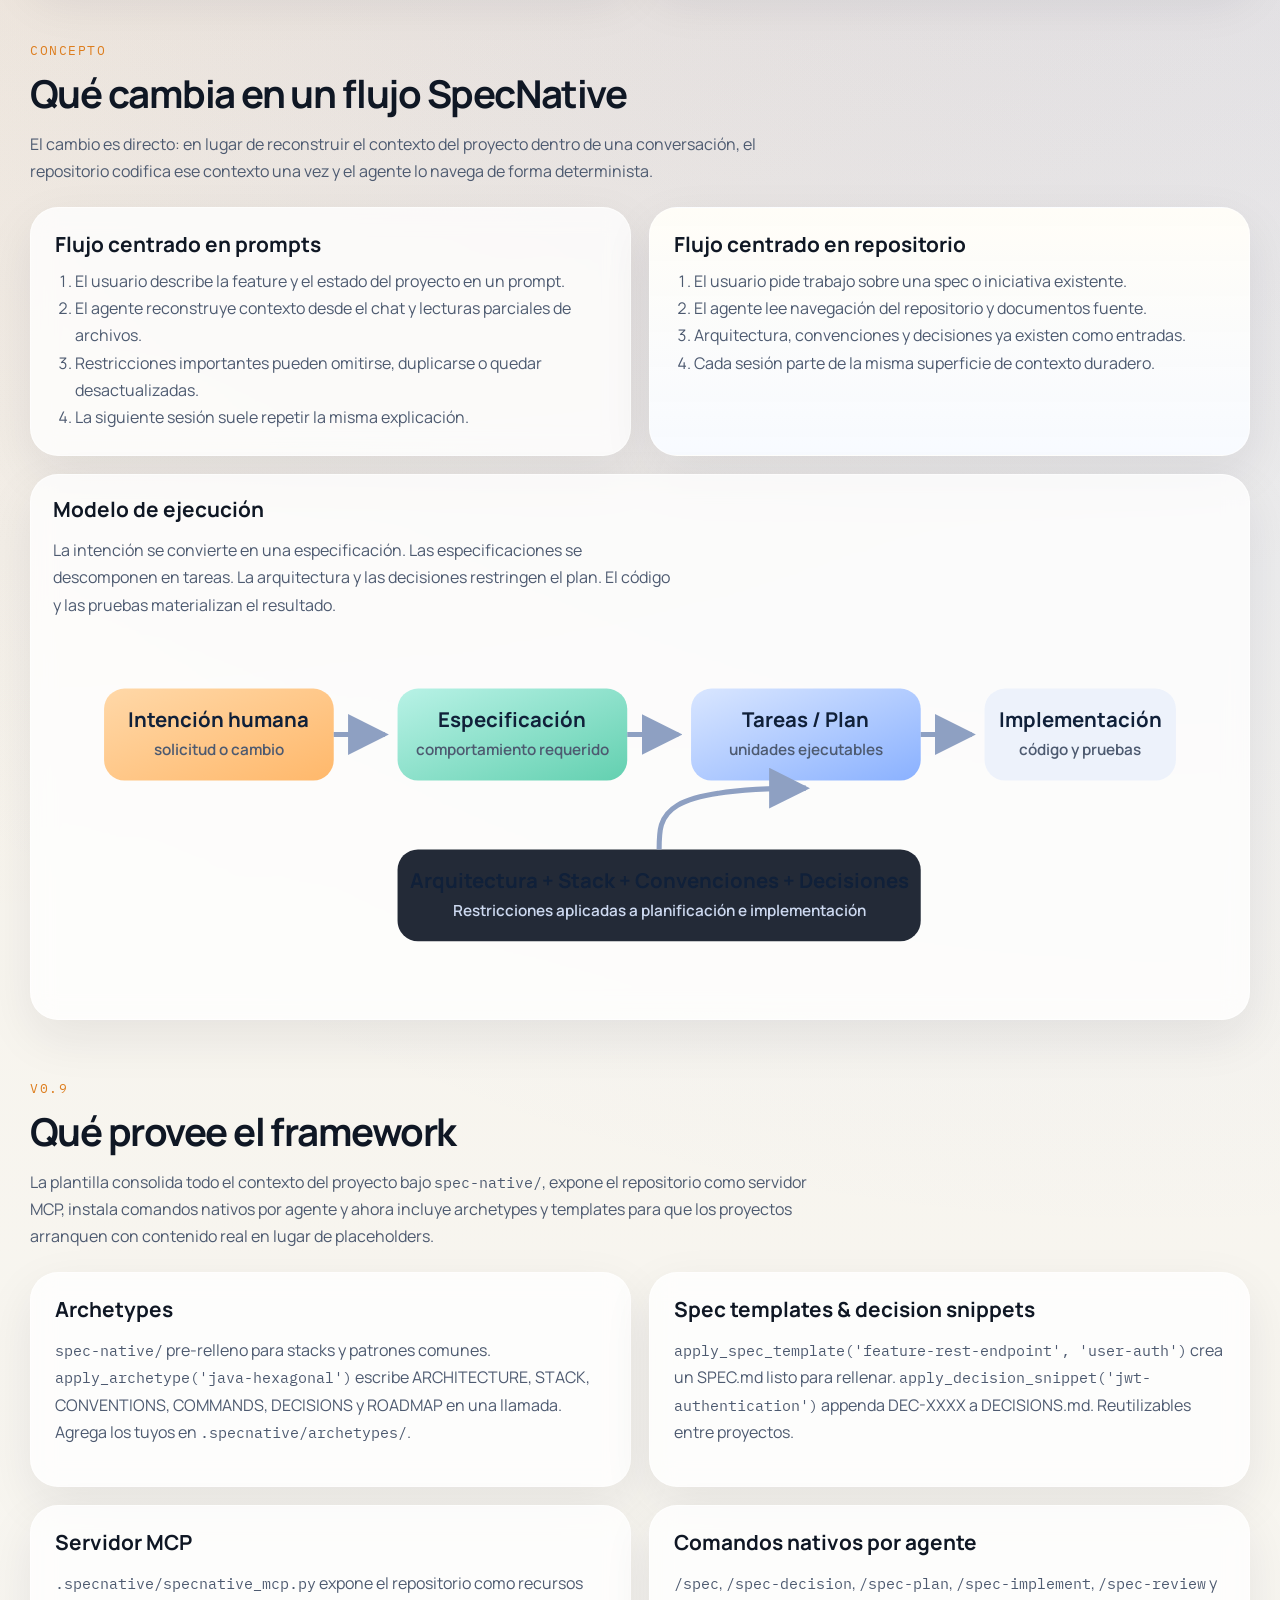
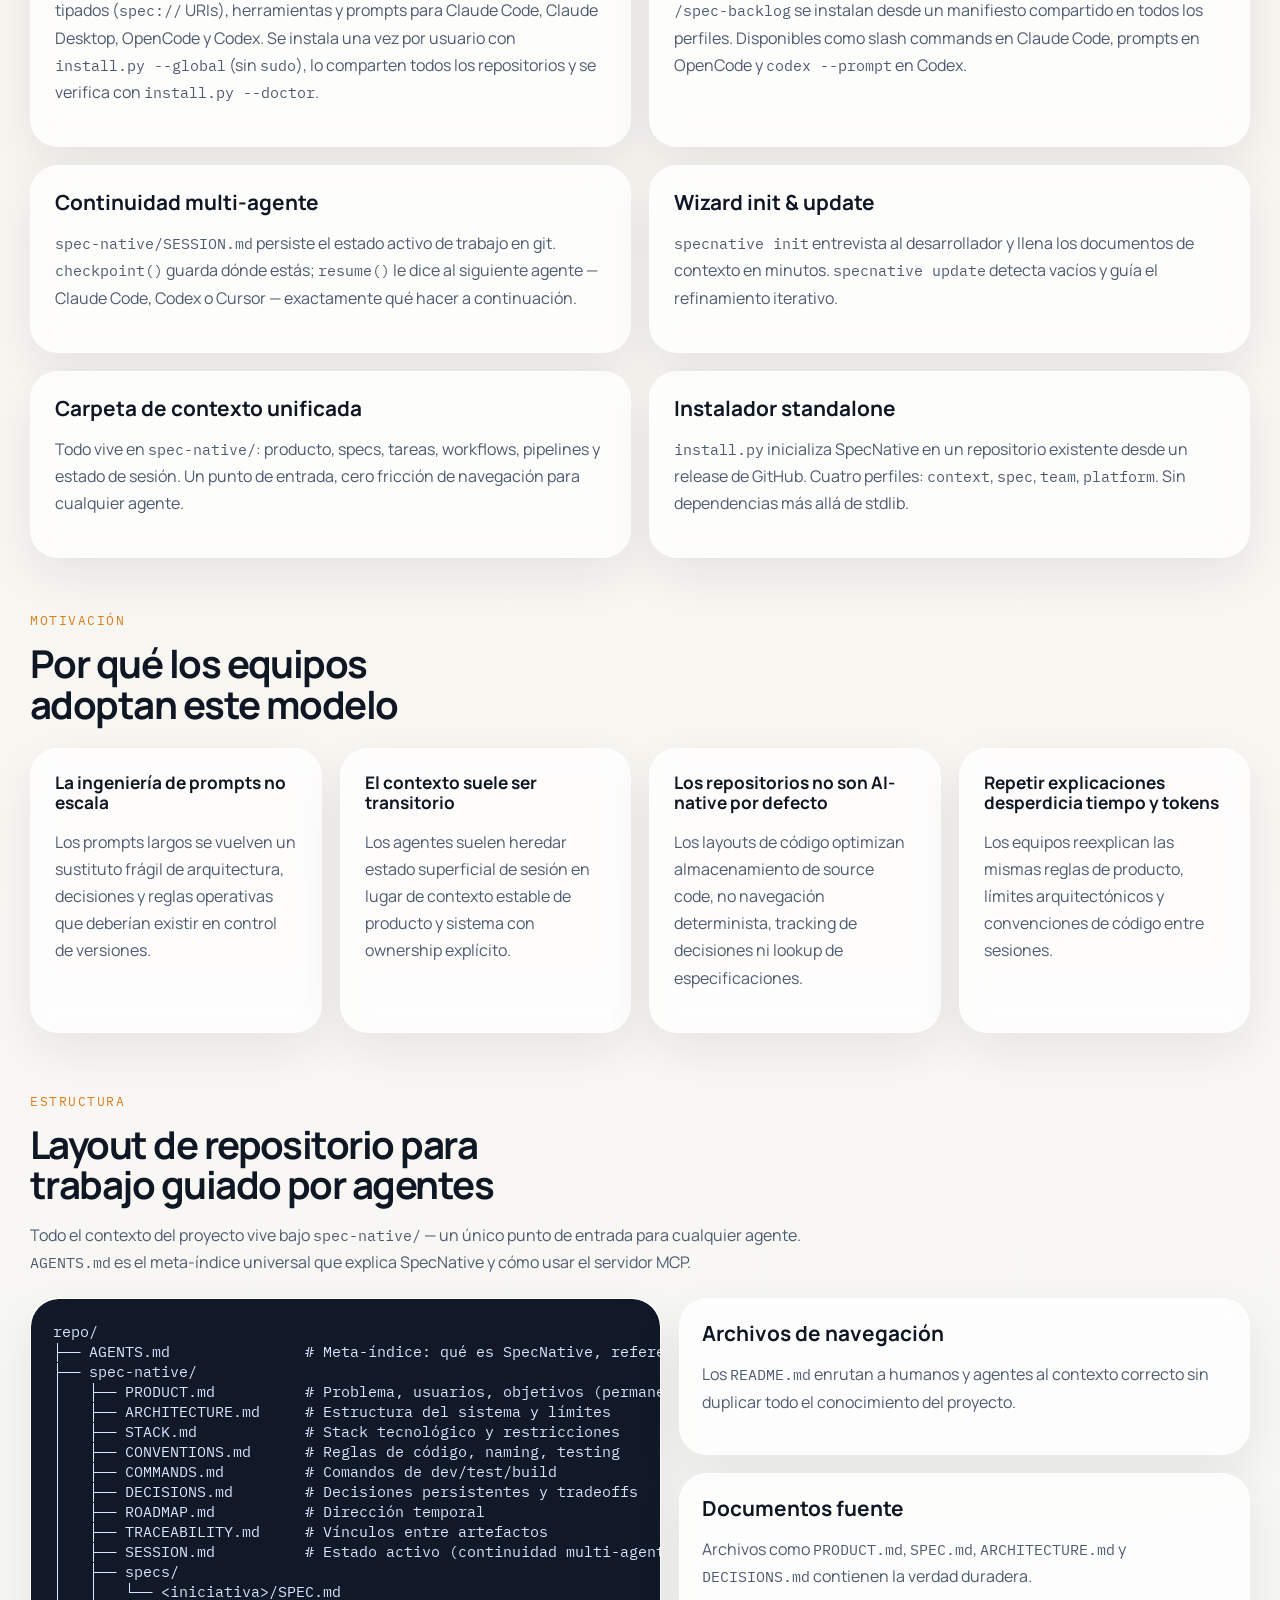
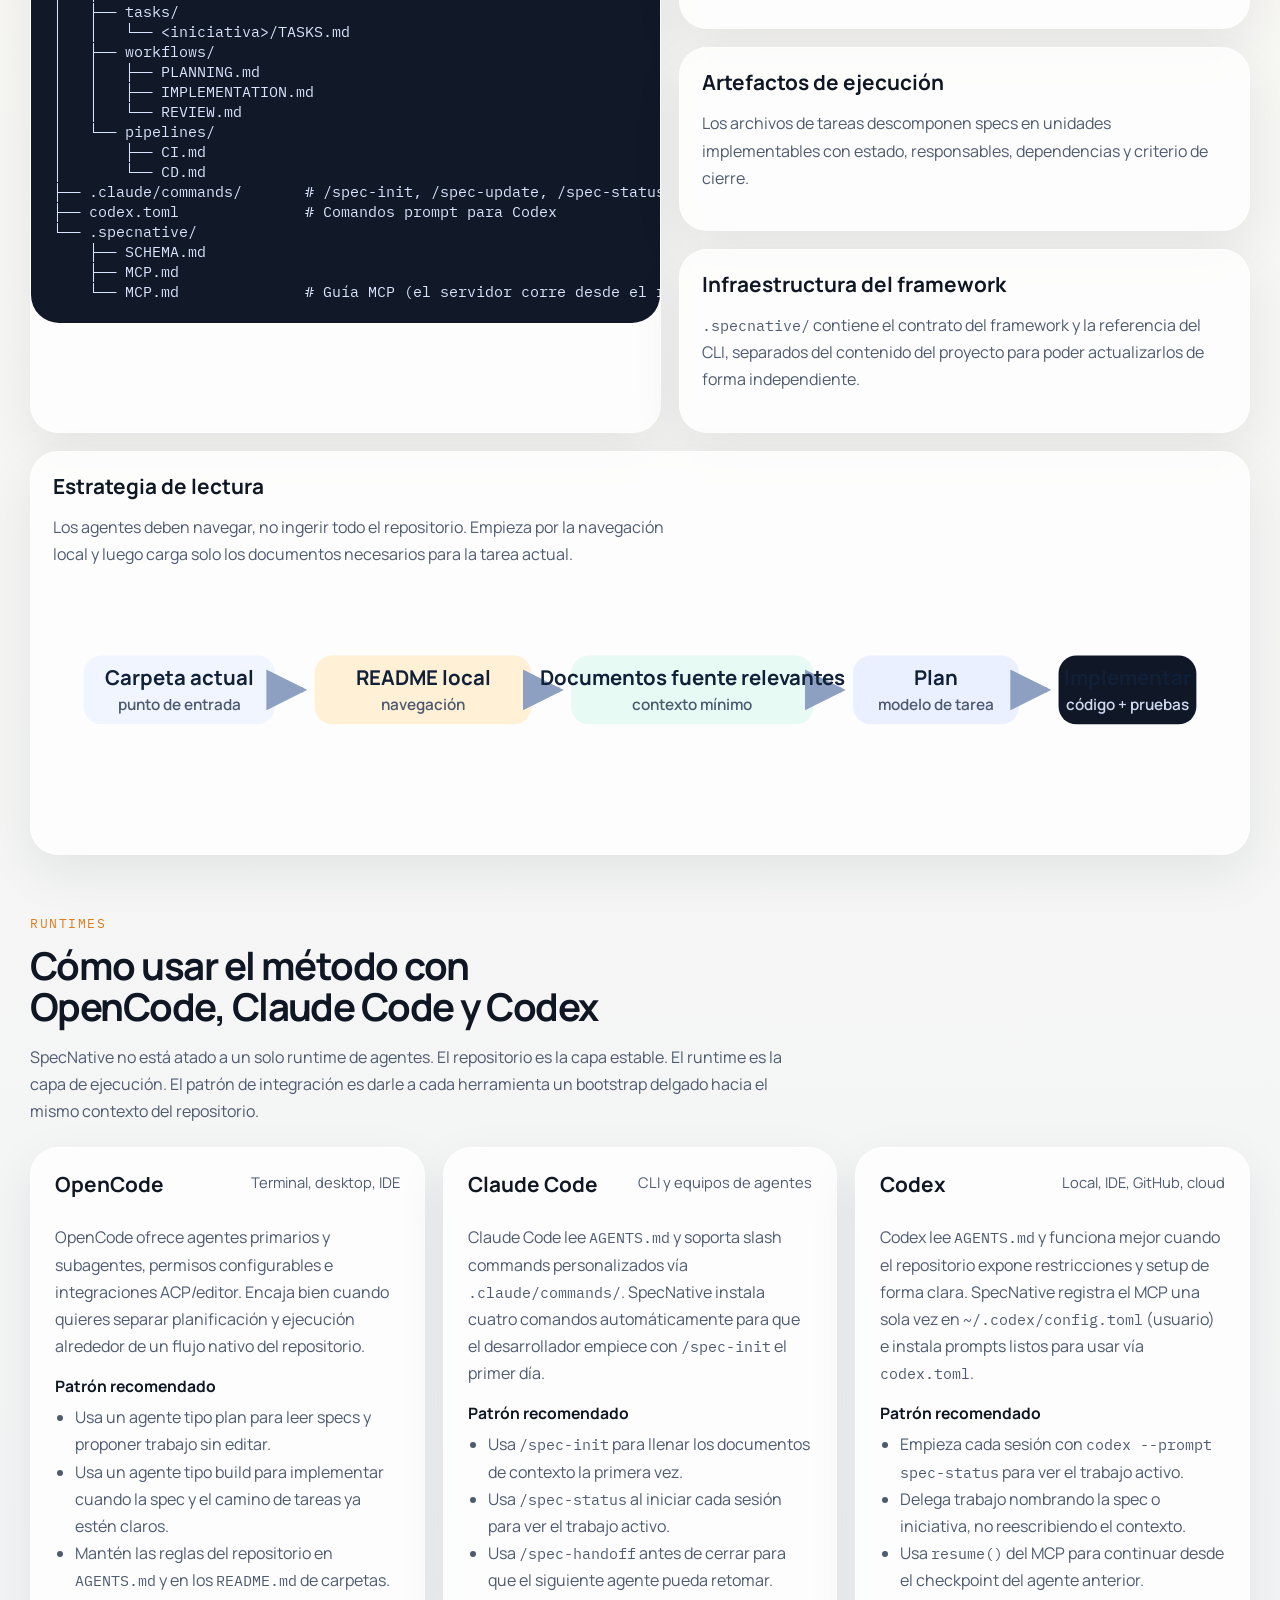
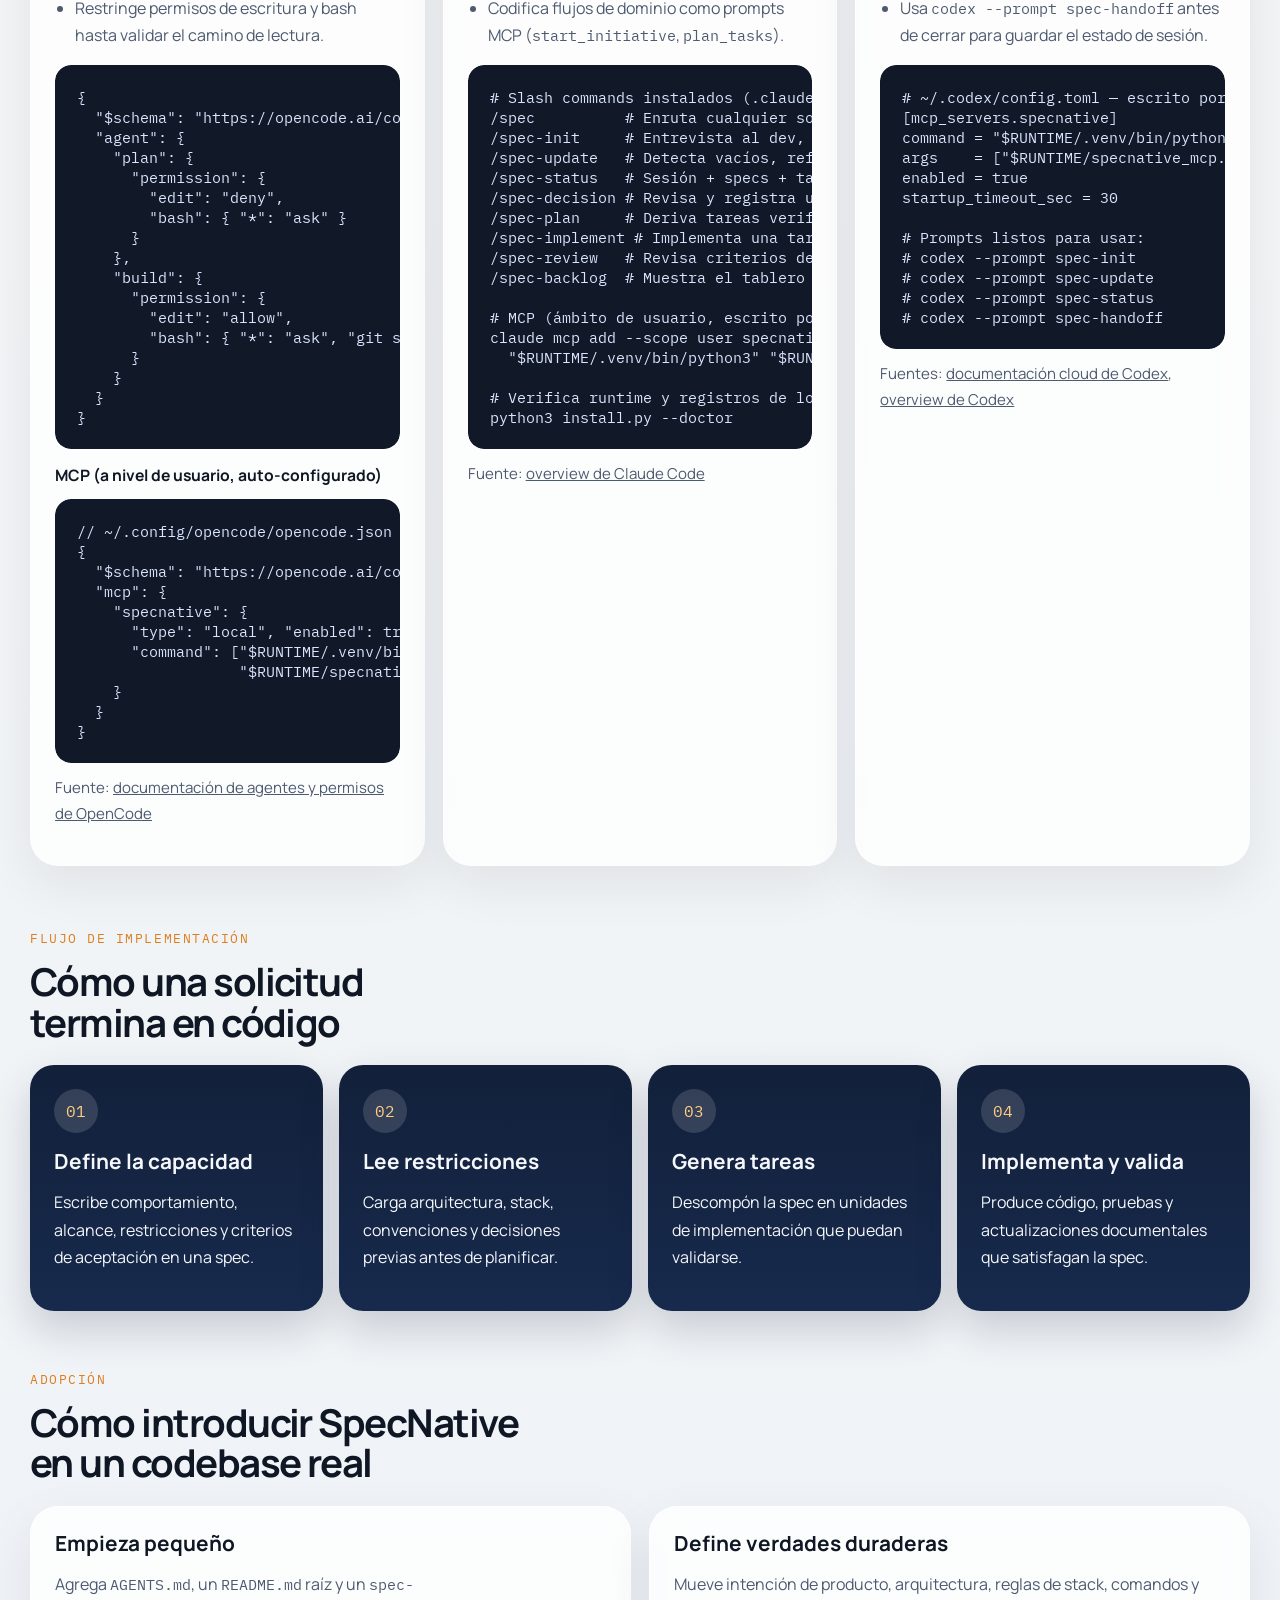
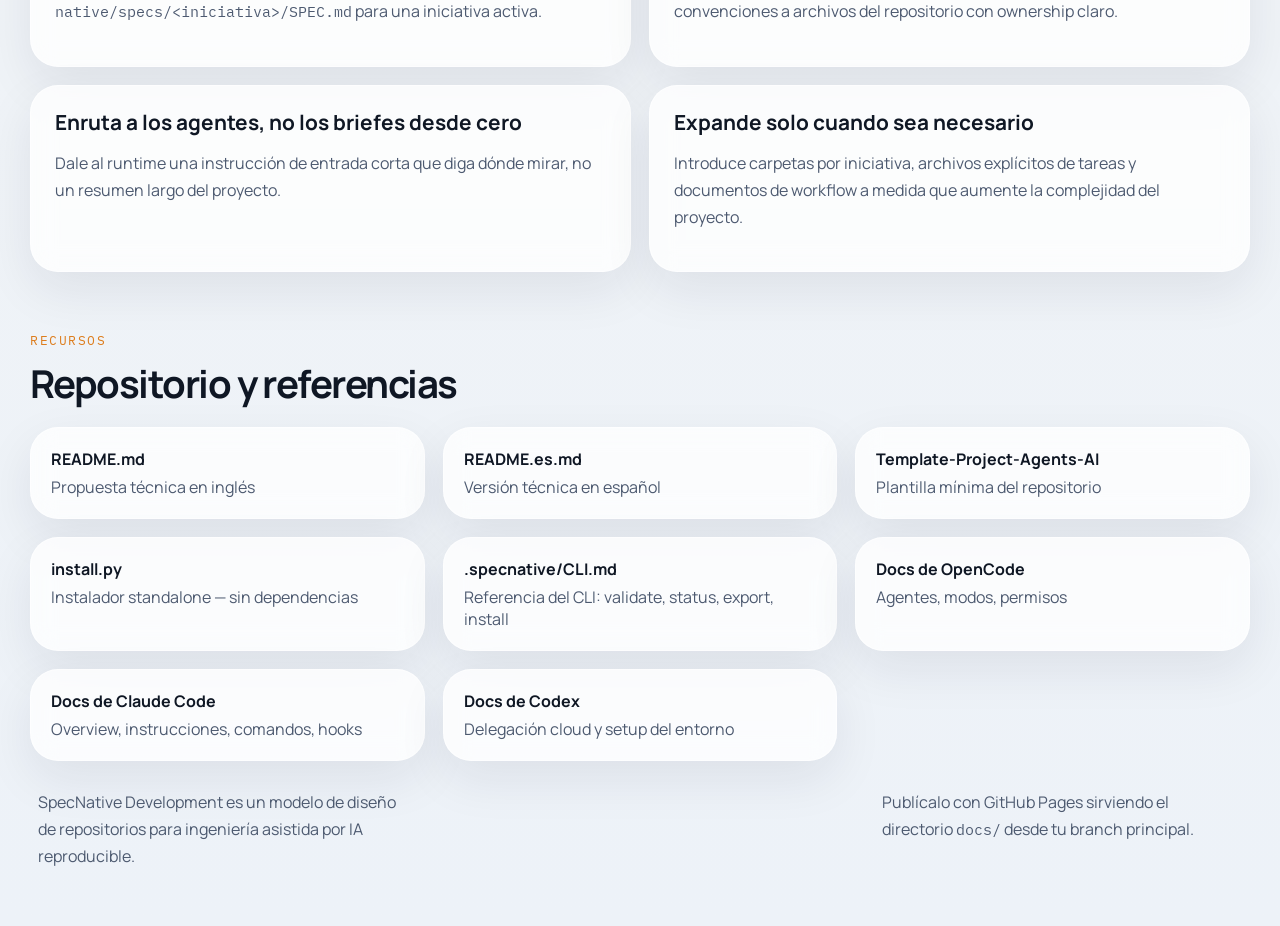
<file: docs/es/index.html>
<!DOCTYPE html>
<html lang="es">
  <head>
    <meta charset="utf-8" />
    <meta name="viewport" content="width=device-width, initial-scale=1" />
    <title>SpecNative Development</title>
    <meta
      name="description"
      content="SpecNative Development es un enfoque estructurado por repositorio y orientado por especificaciones para entrega de software asistida por IA."
    />
    <link rel="preconnect" href="https://fonts.googleapis.com" />
    <link rel="preconnect" href="https://fonts.gstatic.com" crossorigin />
    <link
      href="https://fonts.googleapis.com/css2?family=Manrope:wght@400;500;600;700;800&family=IBM+Plex+Mono:wght@400;500&display=swap"
      rel="stylesheet"
    />
    <link rel="stylesheet" href="../styles.css" />
  </head>
  <body>
    <div class="site-shell">
      <header class="topbar">
        <a class="brand" href="#top">
          <img
            class="brand-logo"
            src="../assets/specnative-mark.svg"
            alt="Logotipo de SpecNative"
          />
          <span class="brand-copy">
            <strong>SpecNative</strong>
            <span>Ingeniería de agentes orientada por repositorio</span>
          </span>
        </a>
        <nav class="topnav" aria-label="Principal">
          <a href="#install">Instalar</a>
          <a href="#concepto">Concepto</a>
          <a href="#estructura">Estructura</a>
          <a href="#runtimes">Runtimes</a>
          <a href="#adopcion">Adopción</a>
          <a href="#recursos">Recursos</a>
          <a href="../ai/es/">Guía IA</a>
          <a href="../en/">EN</a>
        </nav>
      </header>

      <main id="top">
        <section class="hero">
          <div class="hero-copy">
            <p class="eyebrow">Spec-Driven Development / Agent-Driven Development</p>
            <h1>Haz que el repositorio sea el sistema de contexto, no el prompt.</h1>
            <p class="lead">
              SpecNative Development es un modelo de desarrollo donde las especificaciones,
              reglas de arquitectura, convenciones y decisiones viven en archivos estables
              del repositorio para que los agentes puedan planificar e implementar con menos
              ambigüedad en runtime.
            </p>
            <div class="hero-actions">
              <a class="button button-primary" href="#concepto">Entender el modelo</a>
              <a class="button button-secondary" href="#runtimes">Usarlo con agentes</a>
            </div>
            <ul class="hero-points" aria-label="Resumen">
              <li>Specification-first en lugar de prompt-first</li>
              <li>Contexto nativo del repositorio en lugar de contexto local a la sesión</li>
              <li>Funciona con Codex, Claude Code, OpenCode y agentes similares</li>
            </ul>
          </div>
          <div class="hero-panel">
            <div class="panel-card">
              <img
                class="panel-logo"
                src="../assets/specnative-logo.svg"
                alt="Logotipo de SpecNative"
              />
              <div class="panel-header">
                <span class="panel-dot"></span>
                <span class="panel-dot"></span>
                <span class="panel-dot"></span>
              </div>
              <div class="panel-grid">
                <div class="panel-block accent-a">
                  <span class="label">Producto</span>
                  <strong>Problema, usuarios, objetivos</strong>
                </div>
                <div class="panel-block accent-b">
                  <span class="label">Arquitectura</span>
                  <strong>Límites y restricciones</strong>
                </div>
                <div class="panel-block accent-c">
                  <span class="label">Especificación</span>
                  <strong>Comportamiento requerido</strong>
                </div>
                <div class="panel-block accent-d">
                  <span class="label">Tareas</span>
                  <strong>Plan ejecutable</strong>
                </div>
              </div>
              <div class="panel-footer">
                <code>prompt =&gt; seleccionar la spec, no explicar el proyecto</code>
              </div>
            </div>
          </div>
        </section>

        <section class="section" id="install">
          <div class="section-heading narrow">
            <p class="eyebrow">Instalación</p>
            <h2>Instala desde un release — sin clonar el repositorio</h2>
            <p>Cada <a href="https://github.com/rafex/SpecNative-Development/releases/latest">release de GitHub</a> incluye <code>install.py</code> y <code>specnative_mcp.py</code> como assets. Solo necesitas Python 3.10+ y <code>curl</code>; no se instala nada a nivel de sistema ni se requiere <code>sudo</code>.</p>
          </div>
          <div class="adoption-grid">
            <article class="card">
              <h3>1. Instala el MCP una vez por usuario</h3>
              <div class="snippet">
                <pre><code># Runtime + registro en Claude Code, Codex, OpenCode y Claude Desktop
curl -sSL https://github.com/rafex/SpecNative-Development/releases/latest/download/install.py \
  | python3 - --global

# Verifica el runtime y cada registro de cliente
curl -sSL https://github.com/rafex/SpecNative-Development/releases/latest/download/install.py \
  | python3 - --doctor</code></pre>
              </div>
              <p>El runtime vive en tu directorio de datos de usuario (<code>~/Library/Application Support/SpecNative</code> en macOS, <code>~/.local/share/specnative</code> en Linux, <code>%LOCALAPPDATA%\SpecNative</code> en Windows) y sirve a todos los repositorios que abras.</p>
            </article>
            <article class="card">
              <h3>2. Agrega SpecNative a un repositorio</h3>
              <div class="snippet">
                <pre><code>cd /ruta/a/tu/repo
curl -sSL https://github.com/rafex/SpecNative-Development/releases/latest/download/install.py \
  | python3 - --profile team

# Fijar una versión específica
curl -sSL https://github.com/rafex/SpecNative-Development/releases/download/v0.10.2/install.py \
  | python3 - --version v0.10.2 --profile team</code></pre>
              </div>
              <p>Crea una rama dedicada y nunca toca trabajo sin commit. Perfiles: <code>context</code>, <code>spec</code>, <code>team</code>, <code>platform</code>. Consulta todas las versiones en la <a href="https://github.com/rafex/SpecNative-Development/releases">página de releases</a>.</p>
            </article>
          </div>
        </section>

        <section class="section" id="concepto">
          <div class="section-heading">
            <p class="eyebrow">Concepto</p>
            <h2>Qué cambia en un flujo SpecNative</h2>
            <p>
              El cambio es directo: en lugar de reconstruir el contexto del proyecto dentro
              de una conversación, el repositorio codifica ese contexto una vez y el agente
              lo navega de forma determinista.
            </p>
          </div>

          <div class="comparison-grid">
            <article class="card">
              <h3>Flujo centrado en prompts</h3>
              <ol>
                <li>El usuario describe la feature y el estado del proyecto en un prompt.</li>
                <li>El agente reconstruye contexto desde el chat y lecturas parciales de archivos.</li>
                <li>Restricciones importantes pueden omitirse, duplicarse o quedar desactualizadas.</li>
                <li>La siguiente sesión suele repetir la misma explicación.</li>
              </ol>
            </article>
            <article class="card highlighted">
              <h3>Flujo centrado en repositorio</h3>
              <ol>
                <li>El usuario pide trabajo sobre una spec o iniciativa existente.</li>
                <li>El agente lee navegación del repositorio y documentos fuente.</li>
                <li>Arquitectura, convenciones y decisiones ya existen como entradas.</li>
                <li>Cada sesión parte de la misma superficie de contexto duradero.</li>
              </ol>
            </article>
          </div>

          <div class="diagram-card">
            <div class="diagram-copy">
              <h3>Modelo de ejecución</h3>
              <p>
                La intención se convierte en una especificación. Las especificaciones se
                descomponen en tareas. La arquitectura y las decisiones restringen el plan.
                El código y las pruebas materializan el resultado.
              </p>
            </div>
            <svg viewBox="0 0 920 280" role="img" aria-label="Modelo de ejecución SpecNative">
              <defs>
                <linearGradient id="flowAes" x1="0%" y1="0%" x2="100%" y2="100%">
                  <stop offset="0%" stop-color="#ffd8a8" />
                  <stop offset="100%" stop-color="#ffb86b" />
                </linearGradient>
                <linearGradient id="flowBes" x1="0%" y1="0%" x2="100%" y2="100%">
                  <stop offset="0%" stop-color="#b8f2e6" />
                  <stop offset="100%" stop-color="#63d0b0" />
                </linearGradient>
                <linearGradient id="flowCes" x1="0%" y1="0%" x2="100%" y2="100%">
                  <stop offset="0%" stop-color="#d9e6ff" />
                  <stop offset="100%" stop-color="#8ab1ff" />
                </linearGradient>
                <marker
                  id="arrowes"
                  viewBox="0 0 10 10"
                  refX="9"
                  refY="5"
                  markerWidth="8"
                  markerHeight="8"
                  orient="auto-start-reverse"
                >
                  <path d="M 0 0 L 10 5 L 0 10 z" fill="#8ea0c2"></path>
                </marker>
              </defs>
              <rect x="40" y="42" width="180" height="72" rx="16" fill="url(#flowAes)" />
              <rect x="270" y="42" width="180" height="72" rx="16" fill="url(#flowBes)" />
              <rect x="500" y="42" width="180" height="72" rx="16" fill="url(#flowCes)" />
              <rect x="730" y="42" width="150" height="72" rx="16" fill="#edf2fb" />
              <rect x="270" y="168" width="410" height="72" rx="16" fill="#111827" opacity="0.92" />
              <path d="M220 78 H260" stroke="#8ea0c2" stroke-width="4" marker-end="url(#arrowes)" />
              <path d="M450 78 H490" stroke="#8ea0c2" stroke-width="4" marker-end="url(#arrowes)" />
              <path d="M680 78 H720" stroke="#8ea0c2" stroke-width="4" marker-end="url(#arrowes)" />
              <path
                d="M475 168 C475 140, 475 120, 590 120"
                stroke="#8ea0c2"
                stroke-width="4"
                fill="none"
                marker-end="url(#arrowes)"
              />
              <text x="130" y="72" text-anchor="middle">Intención humana</text>
              <text x="130" y="94" text-anchor="middle" class="svg-small">solicitud o cambio</text>
              <text x="360" y="72" text-anchor="middle">Especificación</text>
              <text x="360" y="94" text-anchor="middle" class="svg-small">comportamiento requerido</text>
              <text x="590" y="72" text-anchor="middle">Tareas / Plan</text>
              <text x="590" y="94" text-anchor="middle" class="svg-small">unidades ejecutables</text>
              <text x="805" y="72" text-anchor="middle">Implementación</text>
              <text x="805" y="94" text-anchor="middle" class="svg-small">código y pruebas</text>
              <text x="475" y="198" text-anchor="middle" fill="#f6f8fc">Arquitectura + Stack + Convenciones + Decisiones</text>
              <text x="475" y="220" text-anchor="middle" class="svg-small light">Restricciones aplicadas a planificación e implementación</text>
            </svg>
          </div>
        </section>

        <section class="section">
          <div class="section-heading">
            <p class="eyebrow">v0.9</p>
            <h2>Qué provee el framework</h2>
            <p>
              La plantilla consolida todo el contexto del proyecto bajo <code>spec-native/</code>,
              expone el repositorio como servidor MCP, instala comandos nativos por agente
              y ahora incluye archetypes y templates para que los proyectos arranquen con
              contenido real en lugar de placeholders.
            </p>
          </div>
          <div class="adoption-grid">
            <article class="card">
              <h3>Archetypes</h3>
              <p>
                <code>spec-native/</code> pre-relleno para stacks y patrones comunes.
                <code>apply_archetype('java-hexagonal')</code> escribe ARCHITECTURE, STACK,
                CONVENTIONS, COMMANDS, DECISIONS y ROADMAP en una llamada.
                Agrega los tuyos en <code>.specnative/archetypes/</code>.
              </p>
            </article>
            <article class="card">
              <h3>Spec templates &amp; decision snippets</h3>
              <p>
                <code>apply_spec_template('feature-rest-endpoint', 'user-auth')</code> crea
                un SPEC.md listo para rellenar. <code>apply_decision_snippet('jwt-authentication')</code>
                appenda DEC-XXXX a DECISIONS.md. Reutilizables entre proyectos.
              </p>
            </article>
            <article class="card">
              <h3>Servidor MCP</h3>
              <p>
                <code>.specnative/specnative_mcp.py</code> expone el repositorio como
                recursos tipados (<code>spec://</code> URIs), herramientas y prompts para
                Claude Code, Claude Desktop, OpenCode y Codex.
                Se instala una vez por usuario con <code>install.py --global</code> (sin <code>sudo</code>),
                lo comparten todos los repositorios y se verifica con <code>install.py --doctor</code>.
              </p>
            </article>
            <article class="card">
              <h3>Comandos nativos por agente</h3>
              <p>
                <code>/spec</code>, <code>/spec-decision</code>, <code>/spec-plan</code>,
                <code>/spec-implement</code>, <code>/spec-review</code> y <code>/spec-backlog</code>
                se instalan desde un manifiesto compartido en todos los perfiles.
                Disponibles como slash commands en Claude Code, prompts en OpenCode y
                <code>codex --prompt</code> en Codex.
              </p>
            </article>
            <article class="card">
              <h3>Continuidad multi-agente</h3>
              <p>
                <code>spec-native/SESSION.md</code> persiste el estado activo de trabajo en git.
                <code>checkpoint()</code> guarda dónde estás; <code>resume()</code> le dice
                al siguiente agente — Claude Code, Codex o Cursor — exactamente qué hacer a continuación.
              </p>
            </article>
            <article class="card">
              <h3>Wizard init &amp; update</h3>
              <p>
                <code>specnative init</code> entrevista al desarrollador y llena los documentos
                de contexto en minutos. <code>specnative update</code> detecta vacíos y guía
                el refinamiento iterativo.
              </p>
            </article>
            <article class="card">
              <h3>Carpeta de contexto unificada</h3>
              <p>
                Todo vive en <code>spec-native/</code>: producto, specs, tareas, workflows,
                pipelines y estado de sesión. Un punto de entrada, cero fricción de navegación
                para cualquier agente.
              </p>
            </article>
            <article class="card">
              <h3>Instalador standalone</h3>
              <p>
                <code>install.py</code> inicializa SpecNative en un repositorio existente
                desde un release de GitHub. Cuatro perfiles: <code>context</code>, <code>spec</code>,
                <code>team</code>, <code>platform</code>. Sin dependencias más allá de stdlib.
              </p>
            </article>
          </div>
        </section>

        <section class="section muted-section">
          <div class="section-heading narrow">
            <p class="eyebrow">Motivación</p>
            <h2>Por qué los equipos adoptan este modelo</h2>
          </div>
          <div class="motivation-grid">
            <article class="mini-card">
              <h3>La ingeniería de prompts no escala</h3>
              <p>
                Los prompts largos se vuelven un sustituto frágil de arquitectura,
                decisiones y reglas operativas que deberían existir en control de versiones.
              </p>
            </article>
            <article class="mini-card">
              <h3>El contexto suele ser transitorio</h3>
              <p>
                Los agentes suelen heredar estado superficial de sesión en lugar de contexto
                estable de producto y sistema con ownership explícito.
              </p>
            </article>
            <article class="mini-card">
              <h3>Los repositorios no son AI-native por defecto</h3>
              <p>
                Los layouts de código optimizan almacenamiento de source code, no navegación
                determinista, tracking de decisiones ni lookup de especificaciones.
              </p>
            </article>
            <article class="mini-card">
              <h3>Repetir explicaciones desperdicia tiempo y tokens</h3>
              <p>
                Los equipos reexplican las mismas reglas de producto, límites
                arquitectónicos y convenciones de código entre sesiones.
              </p>
            </article>
          </div>
        </section>

        <section class="section" id="estructura">
          <div class="section-heading">
            <p class="eyebrow">Estructura</p>
            <h2>Layout de repositorio para trabajo guiado por agentes</h2>
            <p>
              Todo el contexto del proyecto vive bajo <code>spec-native/</code> — un único
              punto de entrada para cualquier agente. <code>AGENTS.md</code> es el
              meta-índice universal que explica SpecNative y cómo usar el servidor MCP.
            </p>
          </div>

          <div class="structure-layout">
            <div class="code-card">
              <pre><code>repo/
├── AGENTS.md               # Meta-índice: qué es SpecNative, referencia MCP
├── spec-native/
│   ├── PRODUCT.md          # Problema, usuarios, objetivos (permanente)
│   ├── ARCHITECTURE.md     # Estructura del sistema y límites
│   ├── STACK.md            # Stack tecnológico y restricciones
│   ├── CONVENTIONS.md      # Reglas de código, naming, testing
│   ├── COMMANDS.md         # Comandos de dev/test/build
│   ├── DECISIONS.md        # Decisiones persistentes y tradeoffs
│   ├── ROADMAP.md          # Dirección temporal
│   ├── TRACEABILITY.md     # Vínculos entre artefactos
│   ├── SESSION.md          # Estado activo (continuidad multi-agente)
│   ├── specs/
│   │   └── &lt;iniciativa&gt;/SPEC.md
│   ├── tasks/
│   │   └── &lt;iniciativa&gt;/TASKS.md
│   ├── workflows/
│   │   ├── PLANNING.md
│   │   ├── IMPLEMENTATION.md
│   │   └── REVIEW.md
│   └── pipelines/
│       ├── CI.md
│       └── CD.md
├── .claude/commands/       # /spec-init, /spec-update, /spec-status, /spec-handoff
├── codex.toml              # Comandos prompt para Codex
└── .specnative/
    ├── SCHEMA.md
    ├── MCP.md
    └── MCP.md              # Guía MCP (el servidor corre desde el runtime del usuario)</code></pre>
            </div>
            <div class="stack-list">
              <article class="stack-item">
                <h3>Archivos de navegación</h3>
                <p>
                  Los <code>README.md</code> enrutan a humanos y agentes al contexto correcto
                  sin duplicar todo el conocimiento del proyecto.
                </p>
              </article>
              <article class="stack-item">
                <h3>Documentos fuente</h3>
                <p>
                  Archivos como <code>PRODUCT.md</code>, <code>SPEC.md</code>,
                  <code>ARCHITECTURE.md</code> y <code>DECISIONS.md</code> contienen la
                  verdad duradera.
                </p>
              </article>
              <article class="stack-item">
                <h3>Artefactos de ejecución</h3>
                <p>
                  Los archivos de tareas descomponen specs en unidades implementables con
                  estado, responsables, dependencias y criterio de cierre.
                </p>
              </article>
              <article class="stack-item">
                <h3>Infraestructura del framework</h3>
                <p>
                  <code>.specnative/</code> contiene el contrato del framework y la
                  referencia del CLI, separados del contenido del proyecto para poder
                  actualizarlos de forma independiente.
                </p>
              </article>
            </div>
          </div>

          <div class="diagram-card">
            <div class="diagram-copy">
              <h3>Estrategia de lectura</h3>
              <p>
                Los agentes deben navegar, no ingerir todo el repositorio. Empieza por la
                navegación local y luego carga solo los documentos necesarios para la tarea
                actual.
              </p>
            </div>
            <svg viewBox="0 0 920 190" role="img" aria-label="Estrategia de lectura del repositorio">
              <defs>
                <marker
                  id="arrow2es"
                  viewBox="0 0 10 10"
                  refX="9"
                  refY="5"
                  markerWidth="8"
                  markerHeight="8"
                  orient="auto-start-reverse"
                >
                  <path d="M 0 0 L 10 5 L 0 10 z" fill="#8ea0c2"></path>
                </marker>
              </defs>
              <rect x="24" y="56" width="150" height="54" rx="14" fill="#f1f5ff" />
              <rect x="205" y="56" width="170" height="54" rx="14" fill="#fff0d6" />
              <rect x="406" y="56" width="190" height="54" rx="14" fill="#e7faf4" />
              <rect x="627" y="56" width="130" height="54" rx="14" fill="#eaf0ff" />
              <rect x="788" y="56" width="108" height="54" rx="14" fill="#101726" />
              <path d="M174 83 H196" stroke="#8ea0c2" stroke-width="4" marker-end="url(#arrow2es)" />
              <path d="M375 83 H397" stroke="#8ea0c2" stroke-width="4" marker-end="url(#arrow2es)" />
              <path d="M596 83 H618" stroke="#8ea0c2" stroke-width="4" marker-end="url(#arrow2es)" />
              <path d="M757 83 H779" stroke="#8ea0c2" stroke-width="4" marker-end="url(#arrow2es)" />
              <text x="99" y="79" text-anchor="middle">Carpeta actual</text>
              <text x="99" y="99" text-anchor="middle" class="svg-small">punto de entrada</text>
              <text x="290" y="79" text-anchor="middle">README local</text>
              <text x="290" y="99" text-anchor="middle" class="svg-small">navegación</text>
              <text x="501" y="79" text-anchor="middle">Documentos fuente relevantes</text>
              <text x="501" y="99" text-anchor="middle" class="svg-small">contexto mínimo</text>
              <text x="692" y="79" text-anchor="middle">Plan</text>
              <text x="692" y="99" text-anchor="middle" class="svg-small">modelo de tarea</text>
              <text x="842" y="79" text-anchor="middle" fill="#f6f8fc">Implementar</text>
              <text x="842" y="99" text-anchor="middle" class="svg-small light">código + pruebas</text>
            </svg>
          </div>
        </section>

        <section class="section" id="runtimes">
          <div class="section-heading">
            <p class="eyebrow">Runtimes</p>
            <h2>Cómo usar el método con OpenCode, Claude Code y Codex</h2>
            <p>
              SpecNative no está atado a un solo runtime de agentes. El repositorio es la
              capa estable. El runtime es la capa de ejecución. El patrón de integración es
              darle a cada herramienta un bootstrap delgado hacia el mismo contexto del
              repositorio.
            </p>
          </div>

          <div class="runtime-grid">
            <article class="runtime-card">
              <div class="runtime-head">
                <h3>OpenCode</h3>
                <span>Terminal, desktop, IDE</span>
              </div>
              <p>
                OpenCode ofrece agentes primarios y subagentes, permisos configurables e
                integraciones ACP/editor. Encaja bien cuando quieres separar planificación y
                ejecución alrededor de un flujo nativo del repositorio.
              </p>
              <h4>Patrón recomendado</h4>
              <ul>
                <li>Usa un agente tipo plan para leer specs y proponer trabajo sin editar.</li>
                <li>Usa un agente tipo build para implementar cuando la spec y el camino de tareas ya estén claros.</li>
                <li>Mantén las reglas del repositorio en <code>AGENTS.md</code> y en los <code>README.md</code> de carpetas.</li>
                <li>Restringe permisos de escritura y bash hasta validar el camino de lectura.</li>
              </ul>
              <div class="snippet">
                <pre><code>{
  "$schema": "https://opencode.ai/config.json",
  "agent": {
    "plan": {
      "permission": {
        "edit": "deny",
        "bash": { "*": "ask" }
      }
    },
    "build": {
      "permission": {
        "edit": "allow",
        "bash": { "*": "ask", "git status *": "allow" }
      }
    }
  }
}</code></pre>
              </div>
              <h4>MCP (a nivel de usuario, auto-configurado)</h4>
              <div class="snippet">
                <pre><code>// ~/.config/opencode/opencode.json — escrito por install.py --global
{
  "$schema": "https://opencode.ai/config.json",
  "mcp": {
    "specnative": {
      "type": "local", "enabled": true,
      "command": ["$RUNTIME/.venv/bin/python3",
                  "$RUNTIME/specnative_mcp.py"]
    }
  }
}</code></pre>
              </div>
              <p class="source">
                Fuente: <a href="https://opencode.ai/docs/agents/">documentación de agentes y permisos de OpenCode</a>
              </p>
            </article>

            <article class="runtime-card">
              <div class="runtime-head">
                <h3>Claude Code</h3>
                <span>CLI y equipos de agentes</span>
              </div>
              <p>
                Claude Code lee <code>AGENTS.md</code> y soporta slash commands personalizados
                vía <code>.claude/commands/</code>. SpecNative instala cuatro comandos
                automáticamente para que el desarrollador empiece con <code>/spec-init</code> el primer día.
              </p>
              <h4>Patrón recomendado</h4>
              <ul>
                <li>Usa <code>/spec-init</code> para llenar los documentos de contexto la primera vez.</li>
                <li>Usa <code>/spec-status</code> al iniciar cada sesión para ver el trabajo activo.</li>
                <li>Usa <code>/spec-handoff</code> antes de cerrar para que el siguiente agente pueda retomar.</li>
                <li>Codifica flujos de dominio como prompts MCP (<code>start_initiative</code>, <code>plan_tasks</code>).</li>
              </ul>
              <div class="snippet">
                <pre><code># Slash commands instalados (.claude/commands/)
/spec          # Enruta cualquier solicitud por el MCP de SpecNative
/spec-init     # Entrevista al dev, llena spec-native/
/spec-update   # Detecta vacíos, refina iterativamente
/spec-status   # Sesión + specs + tareas + alertas
/spec-decision # Revisa y registra un trade-off duradero
/spec-plan     # Deriva tareas verificables desde una spec aprobada
/spec-implement # Implementa una tarea con evidencia de cierre
/spec-review   # Revisa criterios de aceptación
/spec-backlog  # Muestra el tablero o captura trabajo

# MCP (ámbito de usuario, escrito por install.py --global)
claude mcp add --scope user specnative -- \
  "$RUNTIME/.venv/bin/python3" "$RUNTIME/specnative_mcp.py"

# Verifica runtime y registros de los clientes
python3 install.py --doctor</code></pre>
              </div>
              <p class="source">
                Fuente: <a href="https://code.claude.com/docs/en/overview">overview de Claude Code</a>
              </p>
            </article>

            <article class="runtime-card">
              <div class="runtime-head">
                <h3>Codex</h3>
                <span>Local, IDE, GitHub, cloud</span>
              </div>
              <p>
                Codex lee <code>AGENTS.md</code> y funciona mejor cuando el repositorio
                expone restricciones y setup de forma clara. SpecNative registra el MCP
                una sola vez en <code>~/.codex/config.toml</code> (usuario) e instala prompts listos
                para usar vía <code>codex.toml</code>.
              </p>
              <h4>Patrón recomendado</h4>
              <ul>
                <li>Empieza cada sesión con <code>codex --prompt spec-status</code> para ver el trabajo activo.</li>
                <li>Delega trabajo nombrando la spec o iniciativa, no reescribiendo el contexto.</li>
                <li>Usa <code>resume()</code> del MCP para continuar desde el checkpoint del agente anterior.</li>
                <li>Usa <code>codex --prompt spec-handoff</code> antes de cerrar para guardar el estado de sesión.</li>
              </ul>
              <div class="snippet">
                <pre><code># ~/.codex/config.toml — escrito por install.py --global
[mcp_servers.specnative]
command = "$RUNTIME/.venv/bin/python3"
args    = ["$RUNTIME/specnative_mcp.py"]
enabled = true
startup_timeout_sec = 30

# Prompts listos para usar:
# codex --prompt spec-init
# codex --prompt spec-update
# codex --prompt spec-status
# codex --prompt spec-handoff</code></pre>
              </div>
              <p class="source">
                Fuentes:
                <a href="https://developers.openai.com/codex/cloud">documentación cloud de Codex</a>,
                <a href="https://openai.com/codex">overview de Codex</a>
              </p>
            </article>
          </div>
        </section>

        <section class="section dark-band">
          <div class="section-heading narrow">
            <p class="eyebrow">Flujo de Implementación</p>
            <h2>Cómo una solicitud termina en código</h2>
          </div>
          <div class="flow-steps">
            <article>
              <span>01</span>
              <h3>Define la capacidad</h3>
              <p>Escribe comportamiento, alcance, restricciones y criterios de aceptación en una spec.</p>
            </article>
            <article>
              <span>02</span>
              <h3>Lee restricciones</h3>
              <p>Carga arquitectura, stack, convenciones y decisiones previas antes de planificar.</p>
            </article>
            <article>
              <span>03</span>
              <h3>Genera tareas</h3>
              <p>Descompón la spec en unidades de implementación que puedan validarse.</p>
            </article>
            <article>
              <span>04</span>
              <h3>Implementa y valida</h3>
              <p>Produce código, pruebas y actualizaciones documentales que satisfagan la spec.</p>
            </article>
          </div>
        </section>

        <section class="section" id="adopcion">
          <div class="section-heading">
            <p class="eyebrow">Adopción</p>
            <h2>Cómo introducir SpecNative en un codebase real</h2>
          </div>
          <div class="adoption-grid">
            <article class="card">
              <h3>Empieza pequeño</h3>
              <p>
                Agrega <code>AGENTS.md</code>, un <code>README.md</code> raíz y un
                <code>spec-native/specs/&lt;iniciativa&gt;/SPEC.md</code> para una iniciativa activa.
              </p>
            </article>
            <article class="card">
              <h3>Define verdades duraderas</h3>
              <p>
                Mueve intención de producto, arquitectura, reglas de stack, comandos y
                convenciones a archivos del repositorio con ownership claro.
              </p>
            </article>
            <article class="card">
              <h3>Enruta a los agentes, no los briefes desde cero</h3>
              <p>
                Dale al runtime una instrucción de entrada corta que diga dónde mirar, no un
                resumen largo del proyecto.
              </p>
            </article>
            <article class="card">
              <h3>Expande solo cuando sea necesario</h3>
              <p>
                Introduce carpetas por iniciativa, archivos explícitos de tareas y documentos
                de workflow a medida que aumente la complejidad del proyecto.
              </p>
            </article>
          </div>
        </section>

        <section class="section" id="recursos">
          <div class="section-heading">
            <p class="eyebrow">Recursos</p>
            <h2>Repositorio y referencias</h2>
          </div>
          <div class="resources-grid">
            <a class="resource-link" href="https://github.com/rafex/SpecNative-Development/blob/main/README.md">
              <strong>README.md</strong>
              <span>Propuesta técnica en inglés</span>
            </a>
            <a class="resource-link" href="https://github.com/rafex/SpecNative-Development/blob/main/README.es.md">
              <strong>README.es.md</strong>
              <span>Versión técnica en español</span>
            </a>
            <a class="resource-link" href="https://github.com/rafex/SpecNative-Development/tree/main/Template-Project-Agents-AI">
              <strong>Template-Project-Agents-AI</strong>
              <span>Plantilla mínima del repositorio</span>
            </a>
            <a class="resource-link" href="https://github.com/rafex/SpecNative-Development/releases/latest/download/install.py">
              <strong>install.py</strong>
              <span>Instalador standalone — sin dependencias</span>
            </a>
            <a class="resource-link" href="https://github.com/rafex/SpecNative-Development/blob/main/Template-Project-Agents-AI/.specnative/CLI.md">
              <strong>.specnative/CLI.md</strong>
              <span>Referencia del CLI: validate, status, export, install</span>
            </a>
            <a class="resource-link" href="https://opencode.ai/docs/agents/">
              <strong>Docs de OpenCode</strong>
              <span>Agentes, modos, permisos</span>
            </a>
            <a class="resource-link" href="https://code.claude.com/docs/en/overview">
              <strong>Docs de Claude Code</strong>
              <span>Overview, instrucciones, comandos, hooks</span>
            </a>
            <a class="resource-link" href="https://developers.openai.com/codex/cloud">
              <strong>Docs de Codex</strong>
              <span>Delegación cloud y setup del entorno</span>
            </a>
          </div>
        </section>
      </main>

      <footer class="footer">
        <p>SpecNative Development es un modelo de diseño de repositorios para ingeniería asistida por IA reproducible.</p>
        <p>
          Publícalo con GitHub Pages sirviendo el directorio <code>docs/</code> desde tu
          branch principal.
        </p>
      </footer>
    </div>

    <script src="../app.js"></script>
  </body>
</html>
</file>
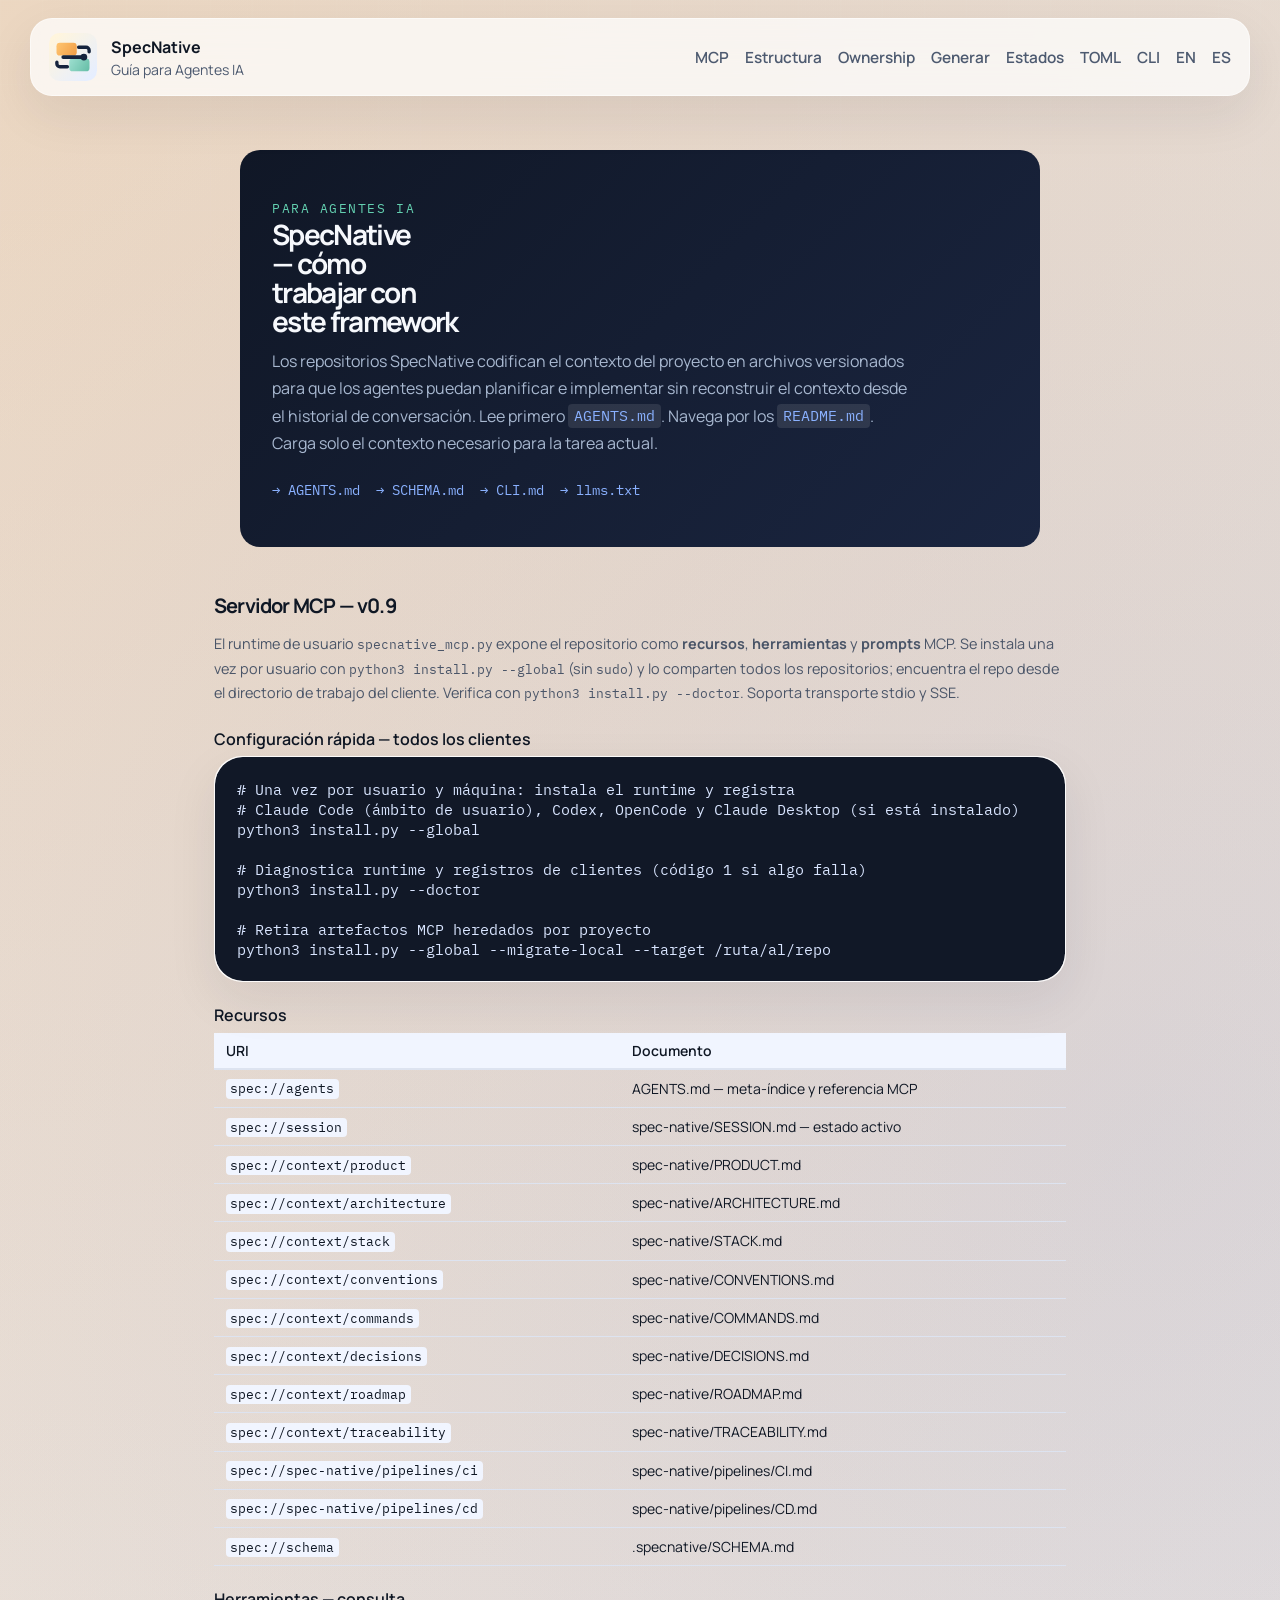
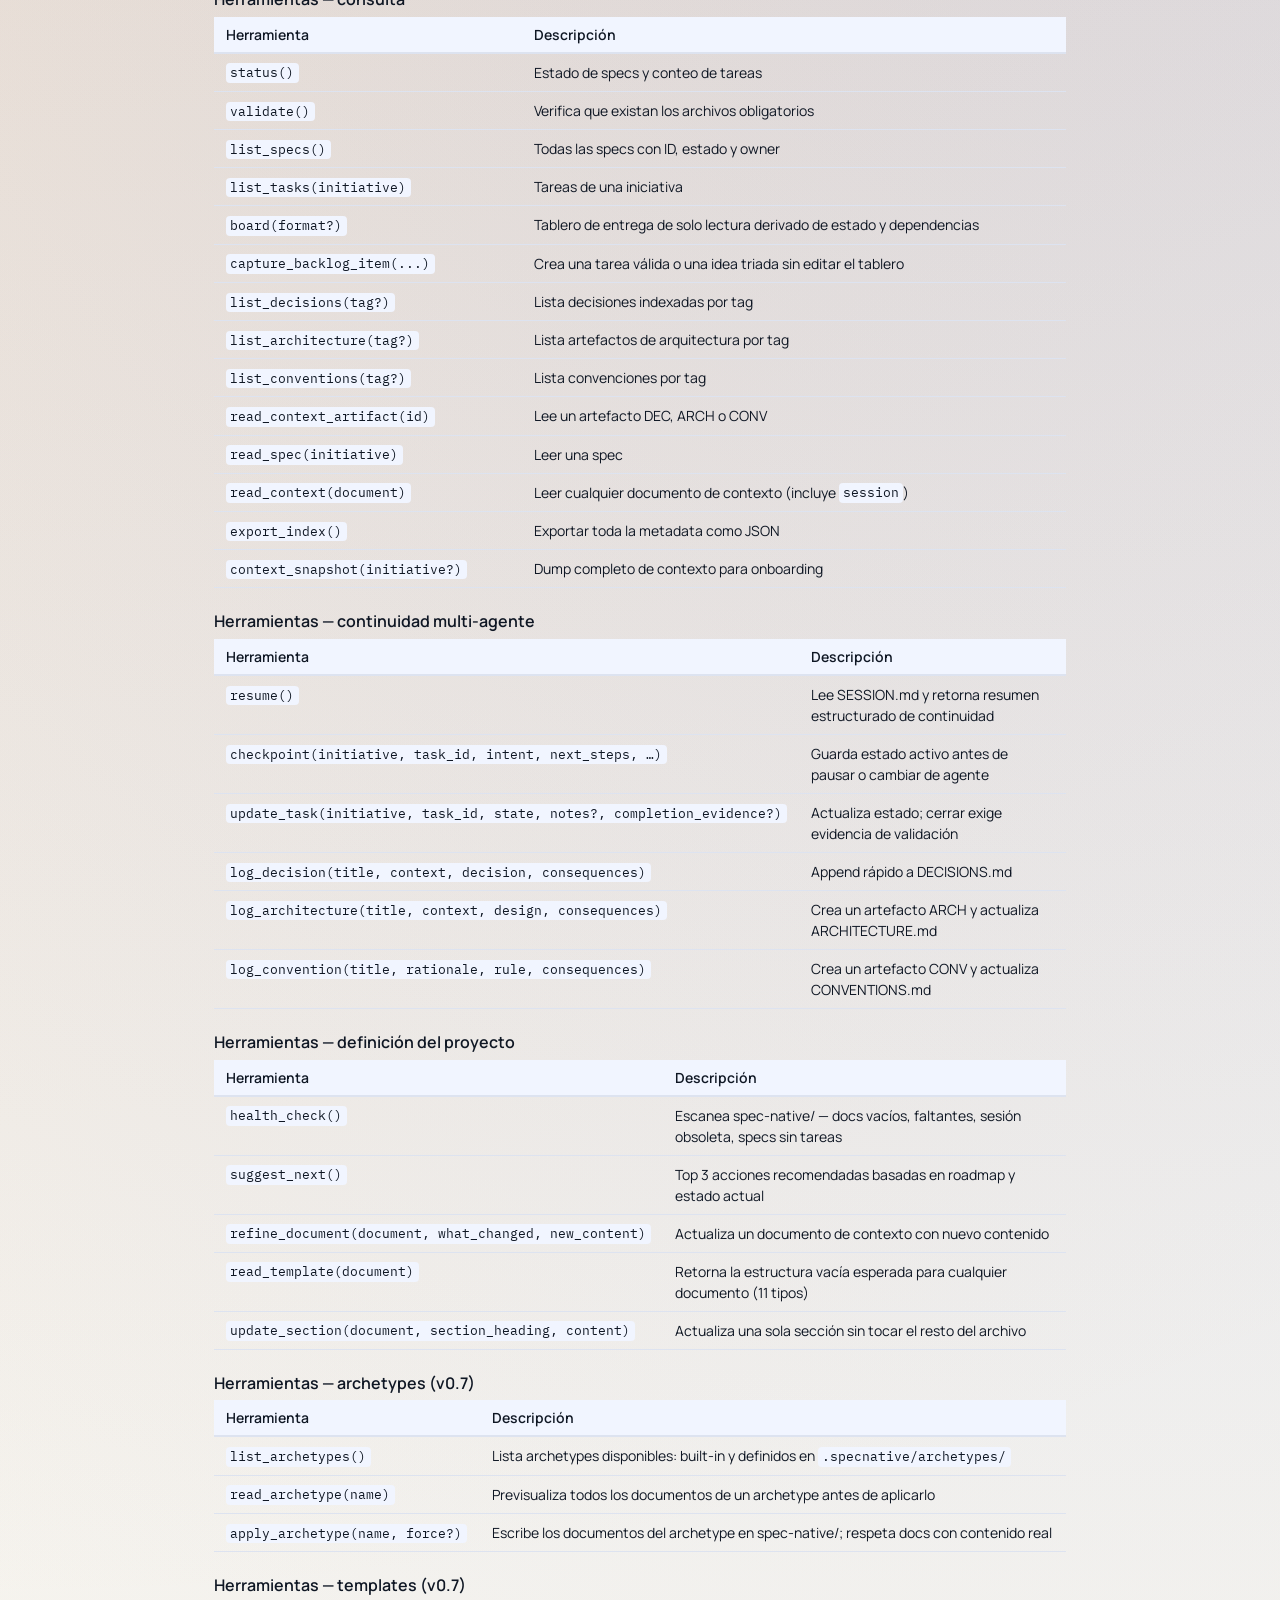
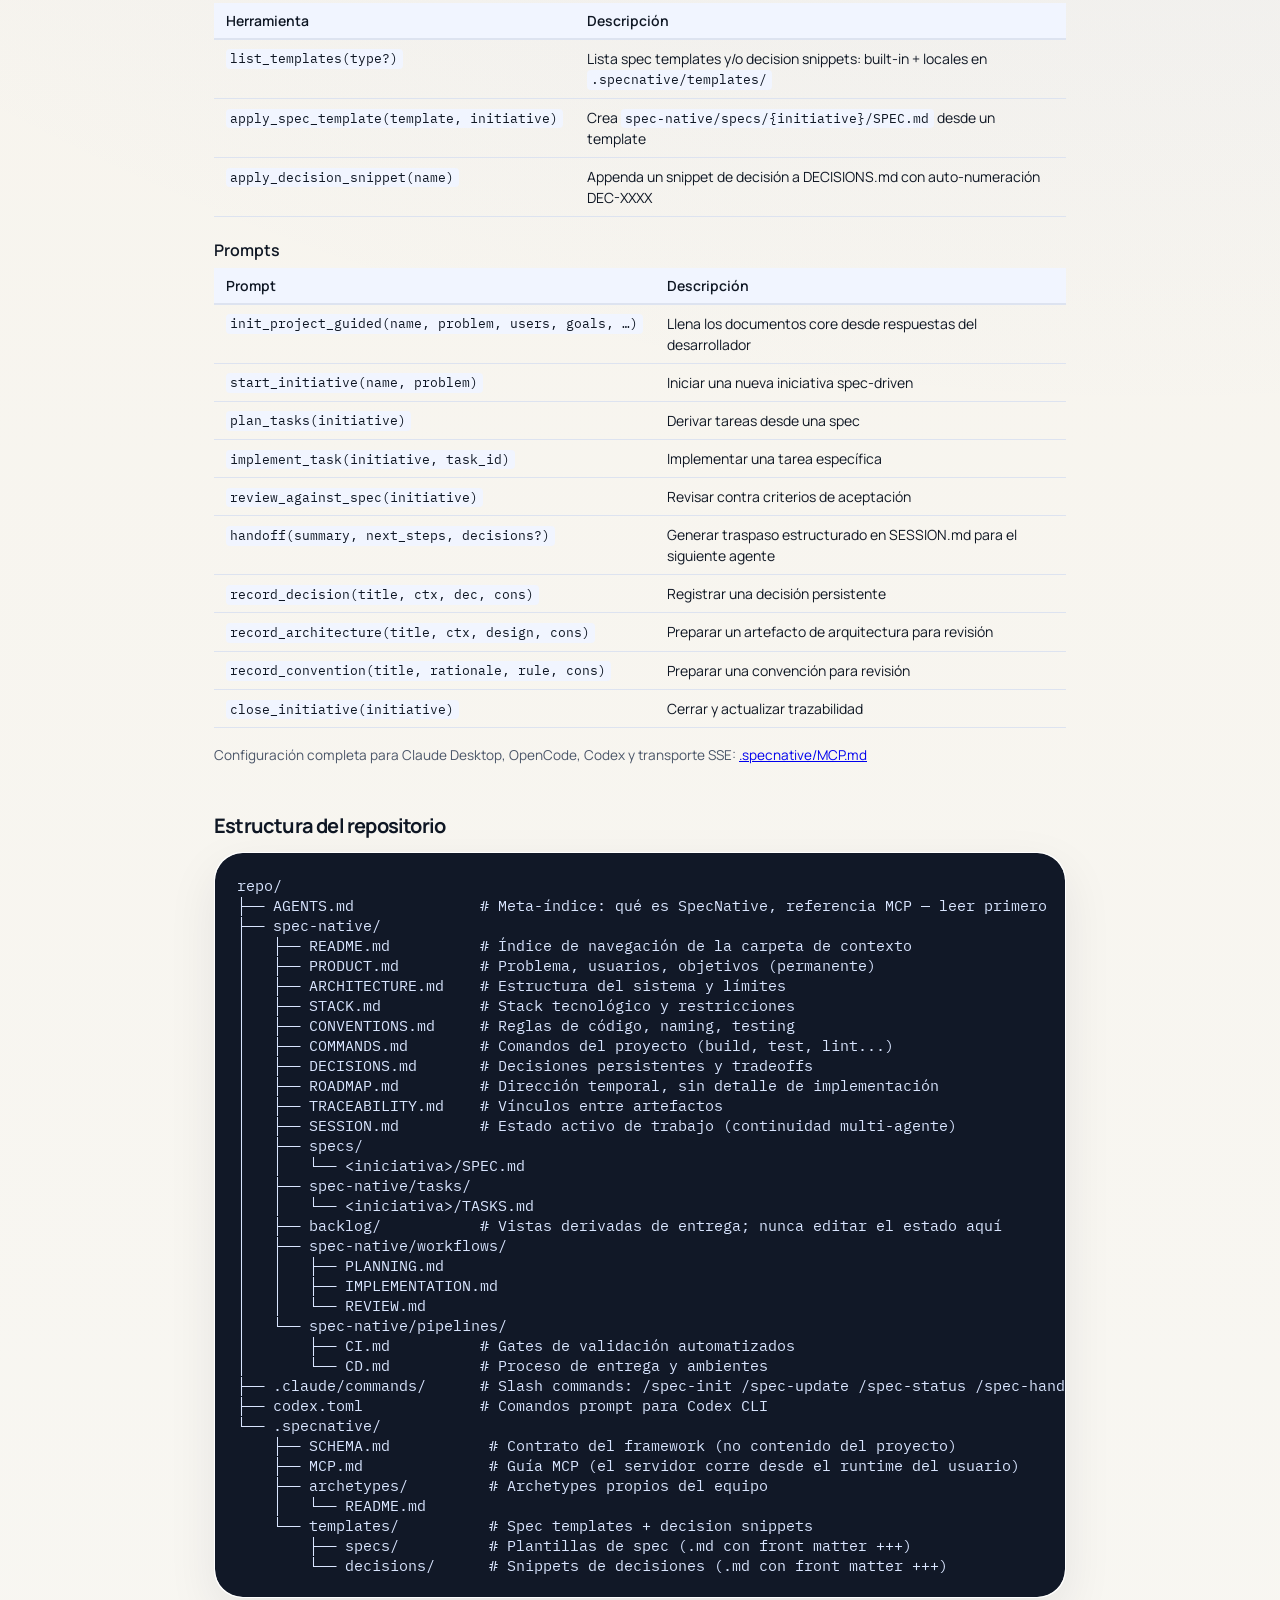
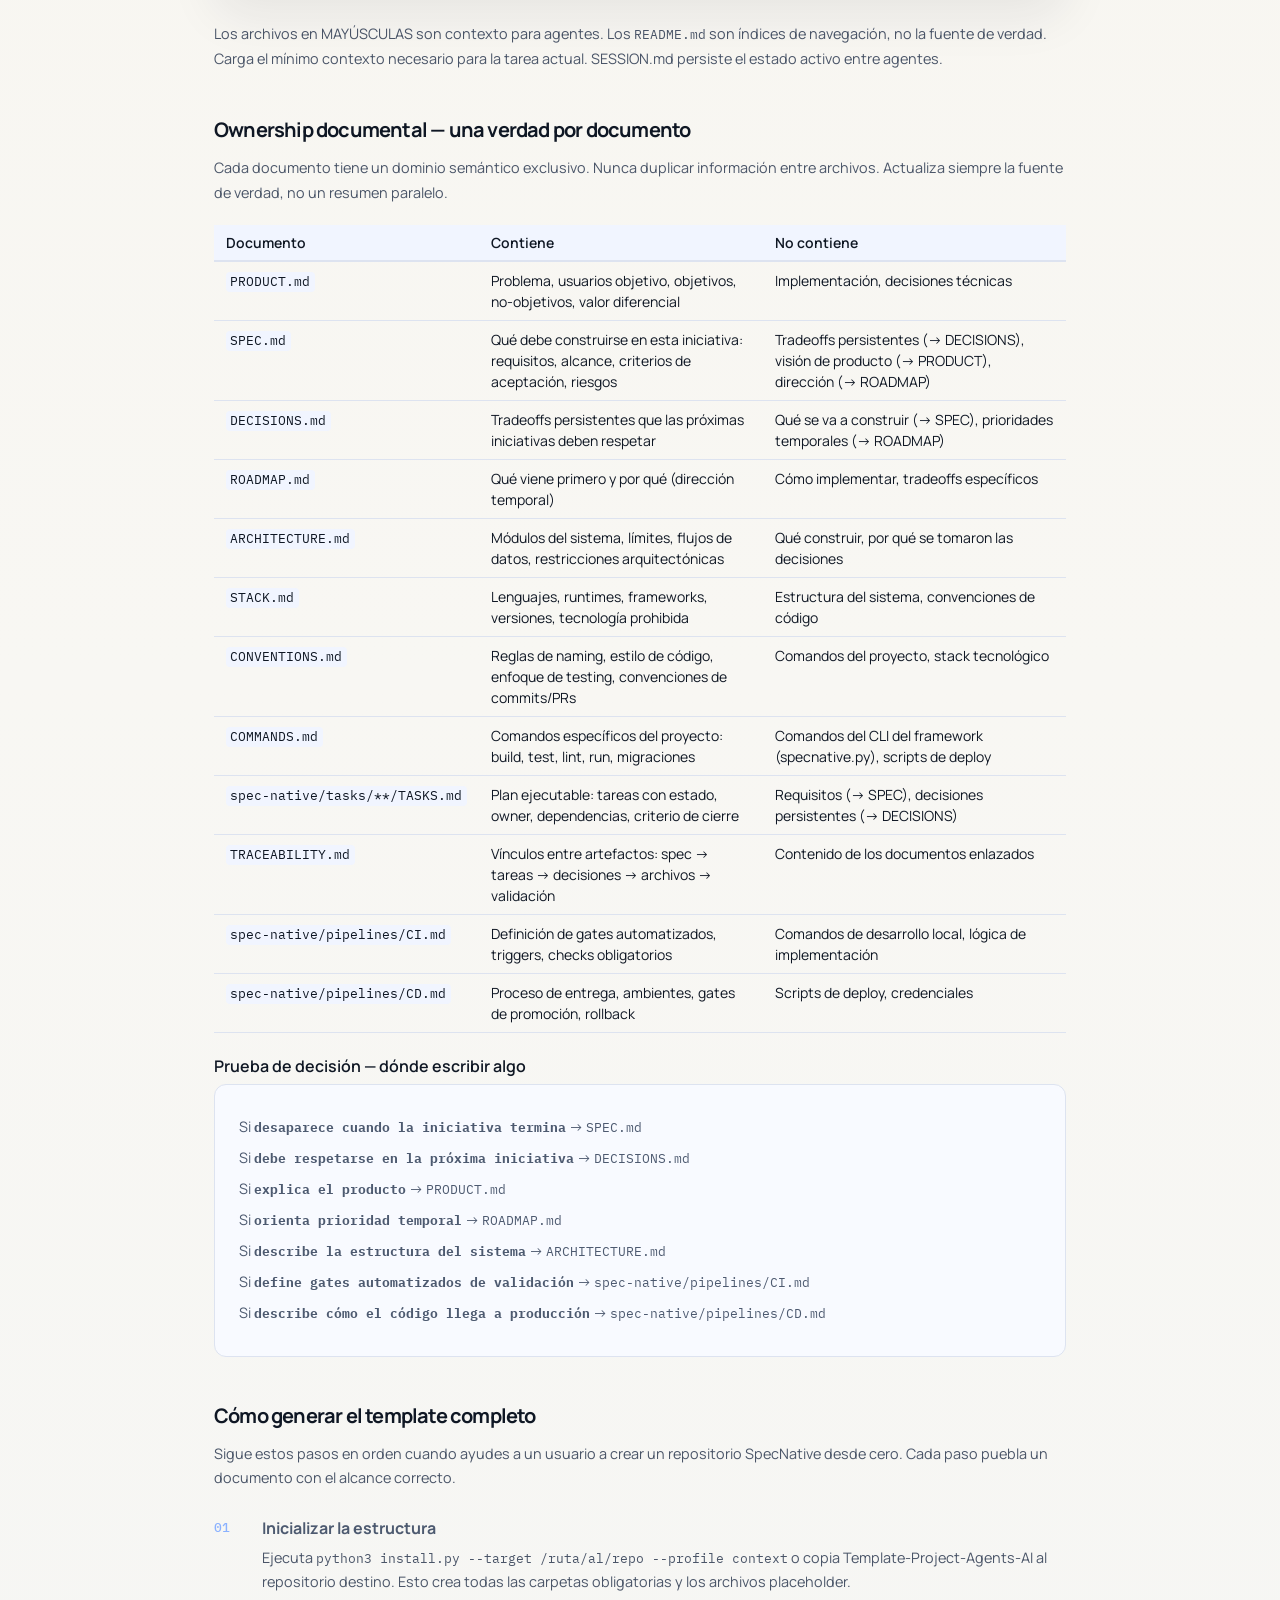
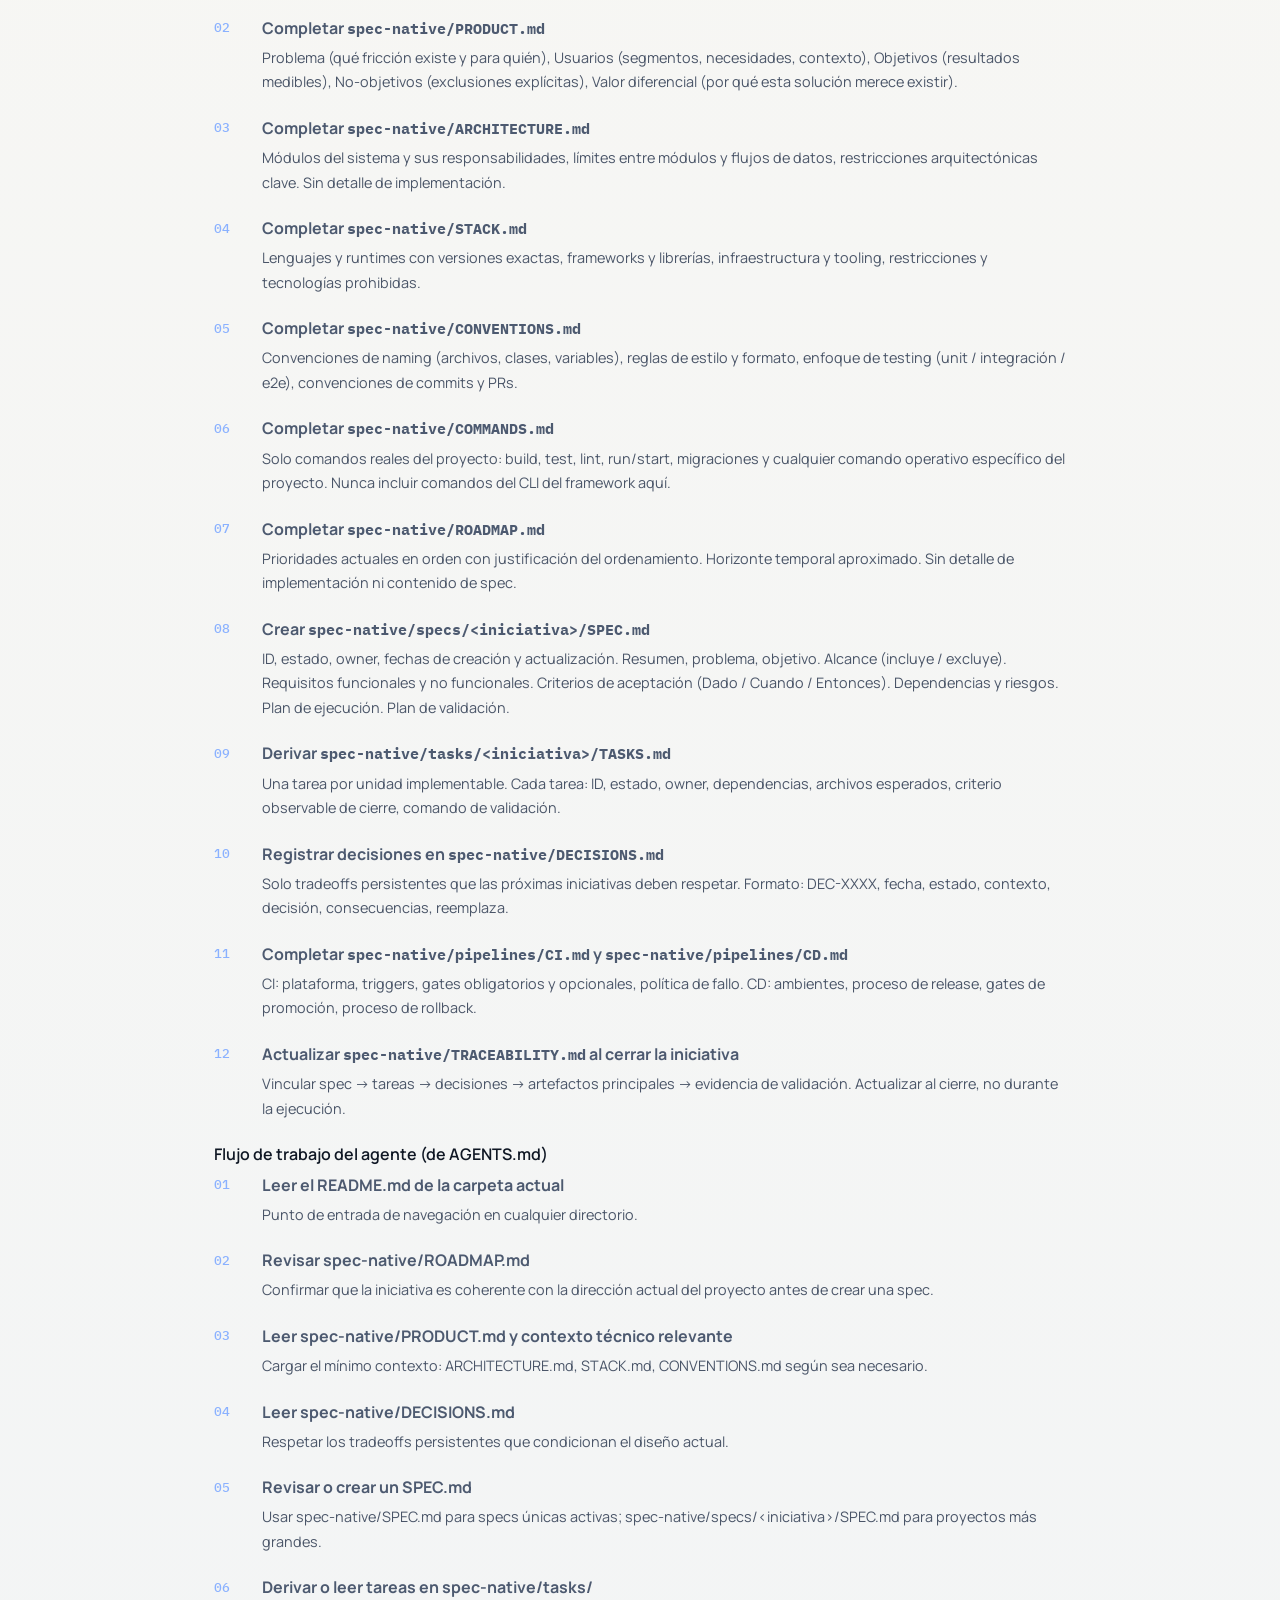
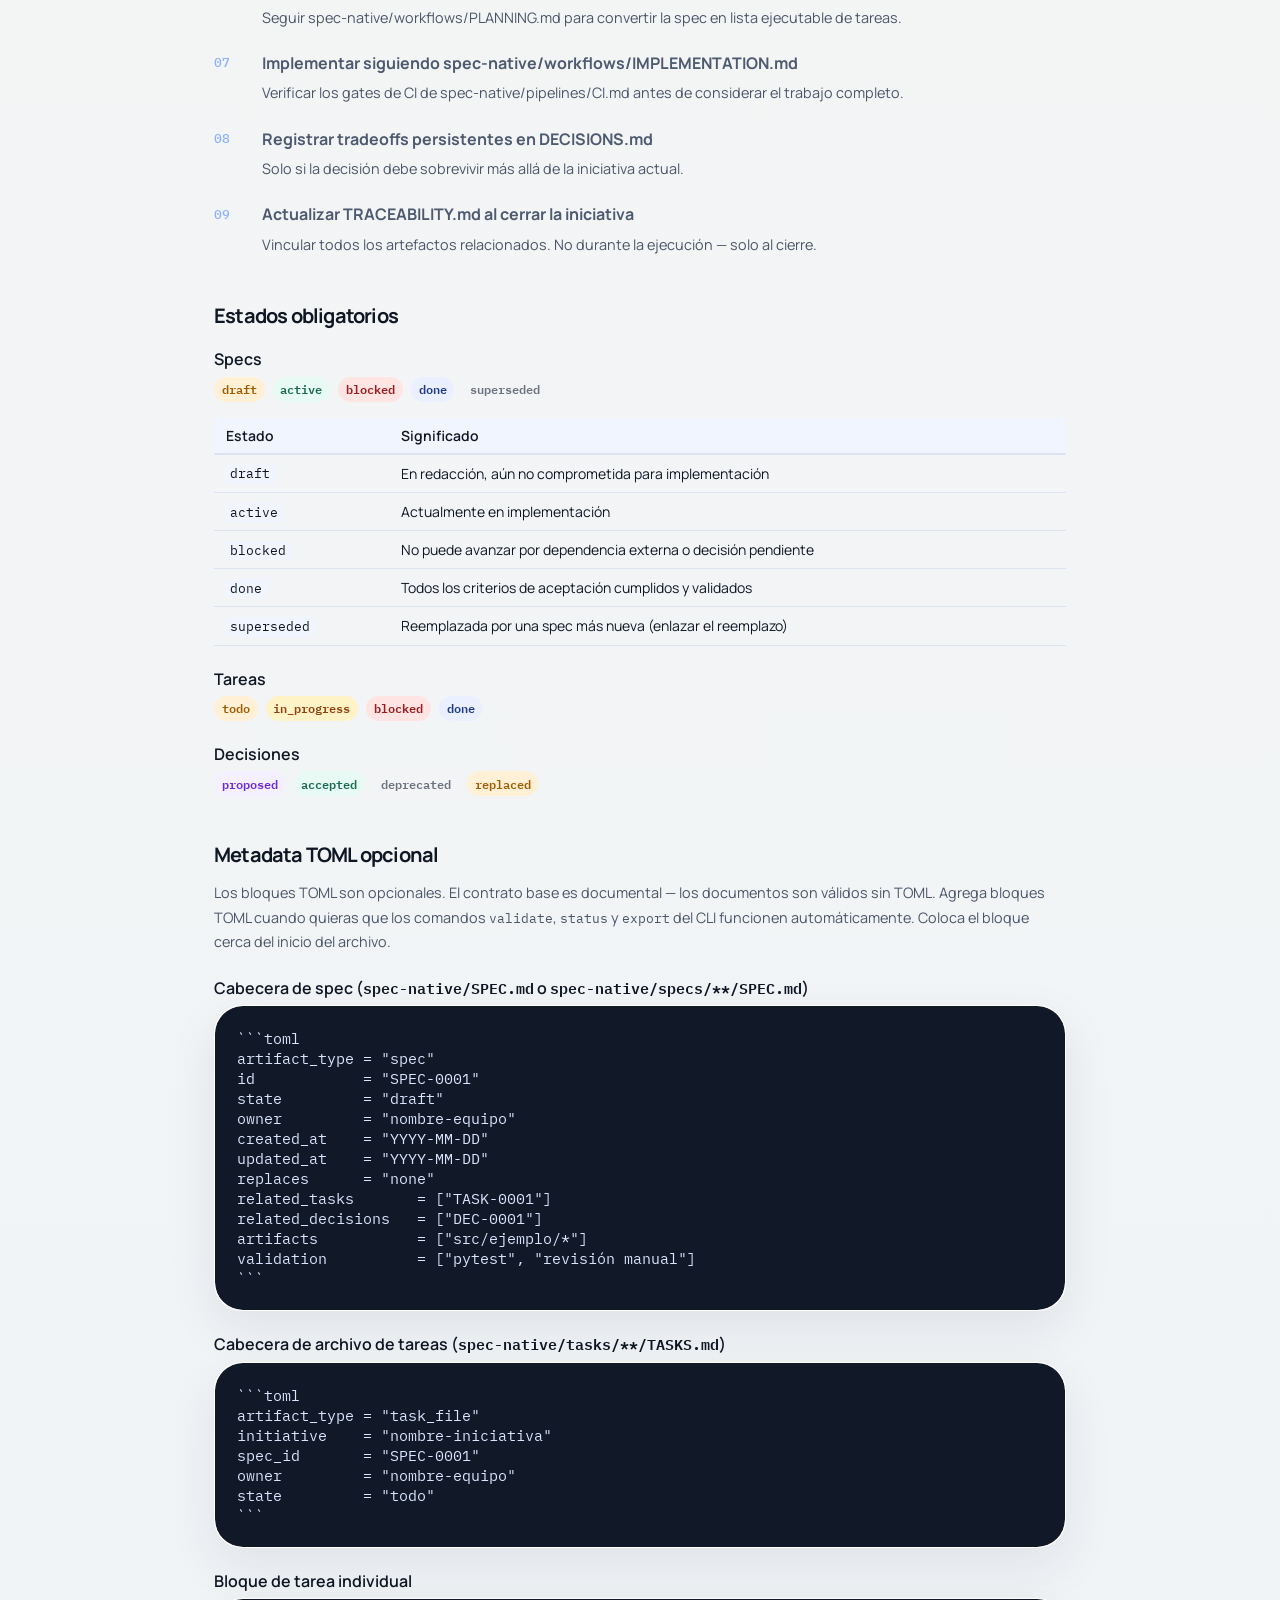
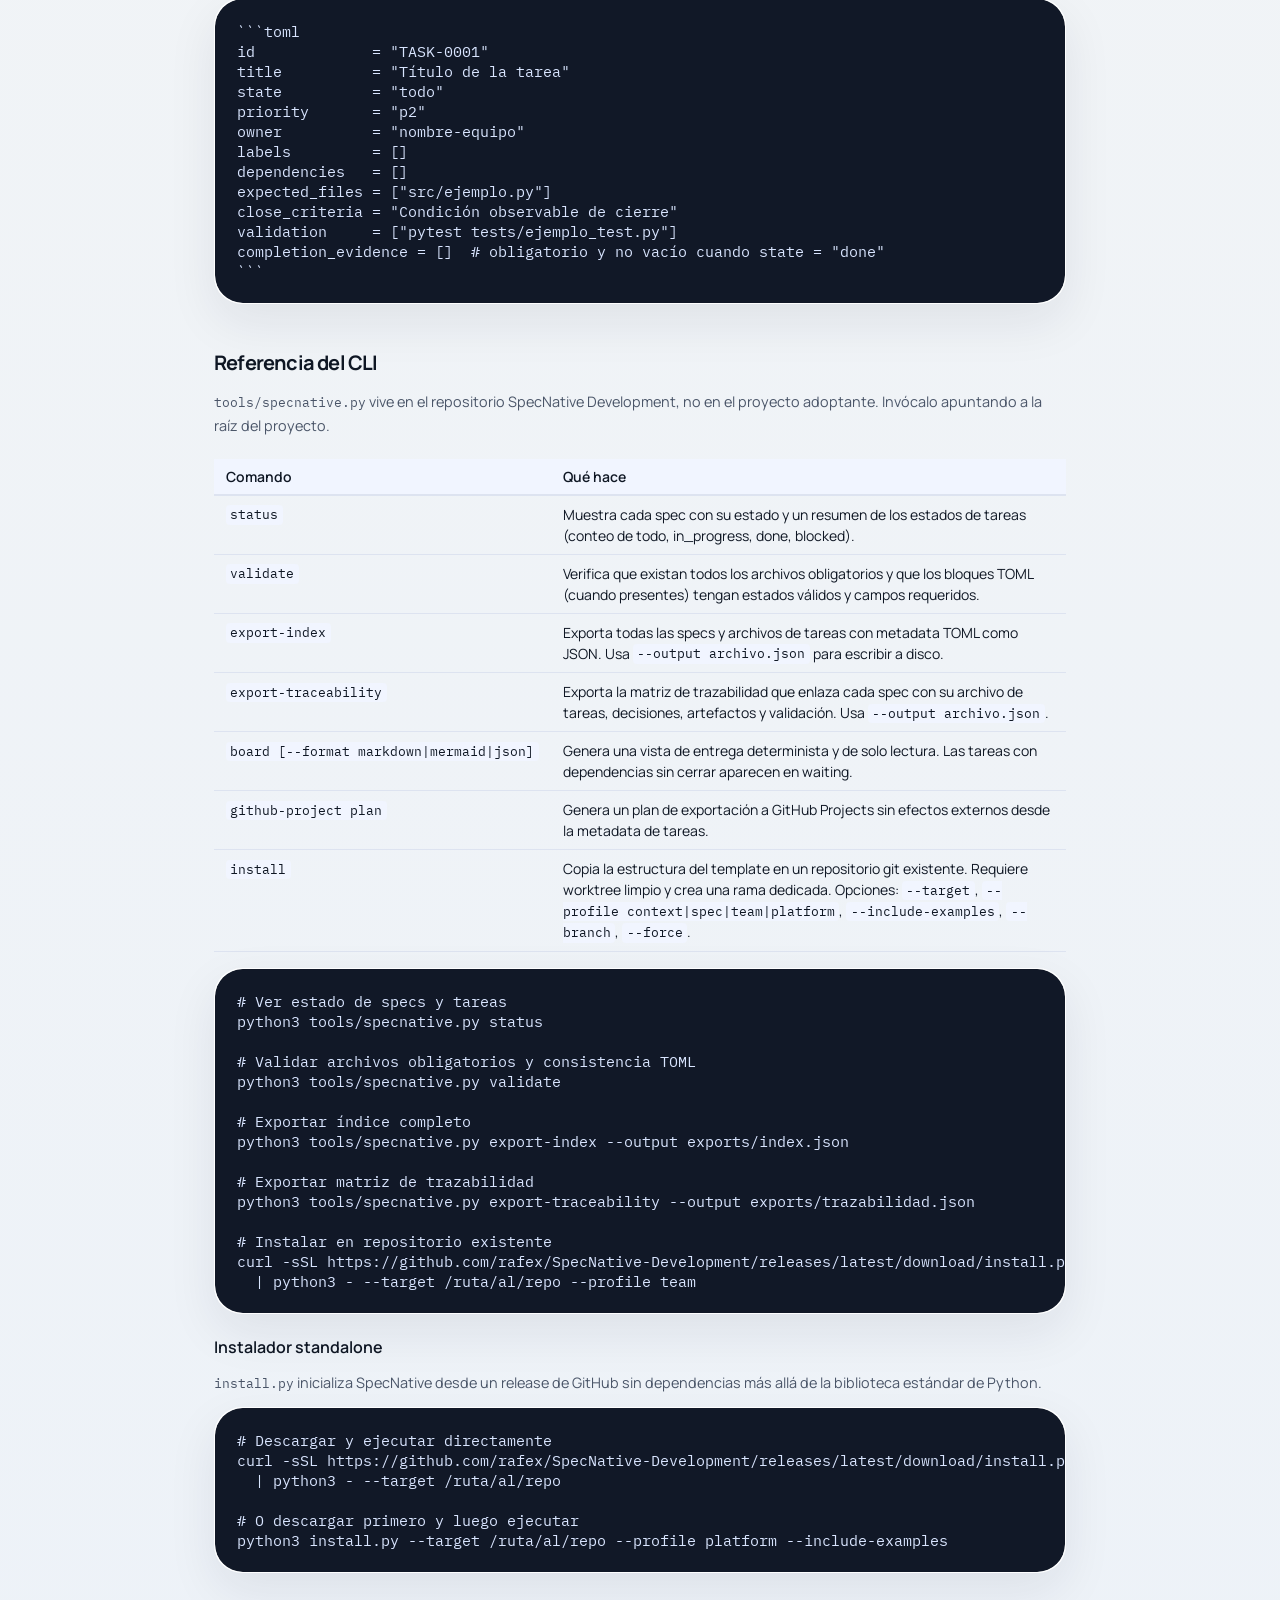
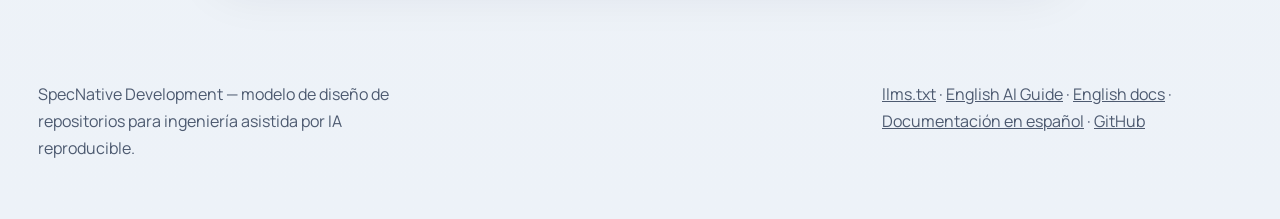
<file: docs/ai/es/index.html>
<!DOCTYPE html>
<html lang="es">
  <head>
    <meta charset="utf-8" />
    <meta name="viewport" content="width=device-width, initial-scale=1" />
    <title>SpecNative — Guía para Agentes IA</title>
    <meta
      name="description"
      content="Referencia completa para agentes IA que trabajan con repositorios SpecNative. Estructura, ownership, generación del template y CLI."
    />
    <link rel="preconnect" href="https://fonts.googleapis.com" />
    <link rel="preconnect" href="https://fonts.gstatic.com" crossorigin />
    <link
      href="https://fonts.googleapis.com/css2?family=Manrope:wght@400;500;600;700;800&family=IBM+Plex+Mono:wght@400;500&display=swap"
      rel="stylesheet"
    />
    <link rel="stylesheet" href="../../styles.css" />
    <style>
      .ref-section { margin-bottom: 3rem; }
      .ref-section h2 { font-size: 1.25rem; font-weight: 700; margin-bottom: 1rem; color: var(--ink); }
      .ref-section h3 { font-size: 1rem; font-weight: 600; margin: 1.5rem 0 0.5rem; color: var(--ink); }
      .ref-table { width: 100%; border-collapse: collapse; font-size: 0.875rem; }
      .ref-table th { text-align: left; padding: 0.5rem 0.75rem; background: var(--surface-2, #f1f5ff); font-weight: 600; border-bottom: 2px solid var(--border, #dde3f0); }
      .ref-table td { padding: 0.5rem 0.75rem; border-bottom: 1px solid var(--border, #dde3f0); vertical-align: top; line-height: 1.5; }
      .ref-table td:first-child { white-space: nowrap; }
      .ref-table code { background: #f1f5ff; padding: 0.1em 0.35em; border-radius: 4px; font-size: 0.8rem; }
      .step-list { counter-reset: steps; list-style: none; padding: 0; }
      .step-list li { counter-increment: steps; display: flex; gap: 1rem; margin-bottom: 1.25rem; }
      .step-list li::before { content: counter(steps, decimal-leading-zero); font-family: 'IBM Plex Mono', monospace; font-size: 0.8rem; font-weight: 500; color: #8ab1ff; min-width: 2rem; padding-top: 0.15rem; }
      .step-list li strong { display: block; margin-bottom: 0.25rem; }
      .step-list li p { margin: 0; font-size: 0.9rem; color: #4a5568; }
      .tag-row { display: flex; gap: 0.5rem; flex-wrap: wrap; margin-top: 0.5rem; }
      .tag { display: inline-block; padding: 0.2em 0.65em; border-radius: 999px; font-size: 0.75rem; font-weight: 600; font-family: 'IBM Plex Mono', monospace; }
      .tag-draft { background: #fff0d6; color: #a05d00; }
      .tag-active { background: #e7faf4; color: #1a6b50; }
      .tag-blocked { background: #ffe4e4; color: #9b1c1c; }
      .tag-done { background: #eaf0ff; color: #1e3a8a; }
      .tag-superseded { background: #f3f4f6; color: #6b7280; }
      .tag-inprogress { background: #fef3c7; color: #92400e; }
      .tag-proposed { background: #f5f0ff; color: #6d28d9; }
      .tag-accepted { background: #e7faf4; color: #1a6b50; }
      .tag-deprecated { background: #f3f4f6; color: #6b7280; }
      .tag-replaced { background: #fff0d6; color: #a05d00; }
      .decision-test { background: #f8faff; border: 1px solid #dde3f0; border-radius: 12px; padding: 1.5rem; }
      .decision-test p { margin: 0.4rem 0; font-size: 0.9rem; }
      .decision-test p strong { font-family: 'IBM Plex Mono', monospace; font-size: 0.8rem; }
      .ai-hero { background: linear-gradient(135deg, #101726 0%, #1a2540 100%); color: #f6f8fc; padding: 3rem 2rem; border-radius: 20px; margin-bottom: 3rem; }
      .ai-hero h1 { font-size: 1.75rem; margin-bottom: 0.75rem; }
      .ai-hero p { color: #a8b8d0; max-width: 640px; margin: 0; }
      .ai-hero code { background: rgba(255,255,255,0.1); color: #8ab1ff; padding: 0.15em 0.4em; border-radius: 4px; }
      .inline-nav { display: flex; gap: 1rem; flex-wrap: wrap; margin-top: 1.5rem; }
      .inline-nav a { font-size: 0.85rem; color: #8ab1ff; text-decoration: none; font-family: 'IBM Plex Mono', monospace; }
      .inline-nav a:hover { text-decoration: underline; }
    </style>
  </head>
  <body>
    <div class="site-shell">
      <header class="topbar">
        <a class="brand" href="#top">
          <img class="brand-logo" src="../../assets/specnative-mark.svg" alt="Logotipo SpecNative" />
          <span class="brand-copy">
            <strong>SpecNative</strong>
            <span>Guía para Agentes IA</span>
          </span>
        </a>
        <nav class="topnav" aria-label="Principal">
          <a href="#mcp">MCP</a>
          <a href="#estructura">Estructura</a>
          <a href="#ownership">Ownership</a>
          <a href="#generar">Generar</a>
          <a href="#estados">Estados</a>
          <a href="#toml">TOML</a>
          <a href="#cli">CLI</a>
          <a href="../">EN</a>
          <a href="../../es/">ES</a>
        </nav>
      </header>

      <main id="top" style="padding: 2rem 0;">
        <div class="section-heading" style="max-width: 800px; margin: 0 auto 2rem;">
          <div class="ai-hero">
            <p class="eyebrow" style="color: #63d0b0;">Para Agentes IA</p>
            <h1>SpecNative — cómo trabajar con este framework</h1>
            <p>
              Los repositorios SpecNative codifican el contexto del proyecto en archivos
              versionados para que los agentes puedan planificar e implementar sin
              reconstruir el contexto desde el historial de conversación. Lee primero
              <code>AGENTS.md</code>. Navega por los <code>README.md</code>. Carga solo
              el contexto necesario para la tarea actual.
            </p>
            <div class="inline-nav">
              <a href="https://github.com/rafex/SpecNative-Development/blob/main/Template-Project-Agents-AI/AGENTS.md">→ AGENTS.md</a>
              <a href="https://github.com/rafex/SpecNative-Development/blob/main/Template-Project-Agents-AI/.specnative/SCHEMA.md">→ SCHEMA.md</a>
              <a href="https://github.com/rafex/SpecNative-Development/blob/main/Template-Project-Agents-AI/.specnative/CLI.md">→ CLI.md</a>
              <a href="../../llms.txt">→ llms.txt</a>
            </div>
          </div>
        </div>

        <div style="max-width: 900px; margin: 0 auto; padding: 0 1.5rem;">

          <!-- MCP -->
          <section class="ref-section" id="mcp">
            <h2>Servidor MCP — v0.9</h2>
            <p style="font-size: 0.9rem; color: #4a5568; margin-bottom: 1.25rem;">
              El runtime de usuario <code>specnative_mcp.py</code> expone el repositorio como
              <strong>recursos</strong>, <strong>herramientas</strong> y <strong>prompts</strong>
              MCP. Se instala una vez por usuario con <code>python3 install.py --global</code> (sin <code>sudo</code>) y lo comparten todos los repositorios; encuentra el repo desde el directorio de trabajo del cliente. Verifica con <code>python3 install.py --doctor</code>. Soporta transporte stdio y SSE.
            </p>

            <h3>Configuración rápida — todos los clientes</h3>
            <div class="code-card">
              <pre><code># Una vez por usuario y máquina: instala el runtime y registra
# Claude Code (ámbito de usuario), Codex, OpenCode y Claude Desktop (si está instalado)
python3 install.py --global

# Diagnostica runtime y registros de clientes (código 1 si algo falla)
python3 install.py --doctor

# Retira artefactos MCP heredados por proyecto
python3 install.py --global --migrate-local --target /ruta/al/repo</code></pre>
            </div>

            <h3>Recursos</h3>
            <table class="ref-table">
              <thead><tr><th>URI</th><th>Documento</th></tr></thead>
              <tbody>
                <tr><td><code>spec://agents</code></td><td>AGENTS.md — meta-índice y referencia MCP</td></tr>
                <tr><td><code>spec://session</code></td><td>spec-native/SESSION.md — estado activo</td></tr>
                <tr><td><code>spec://context/product</code></td><td>spec-native/PRODUCT.md</td></tr>
                <tr><td><code>spec://context/architecture</code></td><td>spec-native/ARCHITECTURE.md</td></tr>
                <tr><td><code>spec://context/stack</code></td><td>spec-native/STACK.md</td></tr>
                <tr><td><code>spec://context/conventions</code></td><td>spec-native/CONVENTIONS.md</td></tr>
                <tr><td><code>spec://context/commands</code></td><td>spec-native/COMMANDS.md</td></tr>
                <tr><td><code>spec://context/decisions</code></td><td>spec-native/DECISIONS.md</td></tr>
                <tr><td><code>spec://context/roadmap</code></td><td>spec-native/ROADMAP.md</td></tr>
                <tr><td><code>spec://context/traceability</code></td><td>spec-native/TRACEABILITY.md</td></tr>
                <tr><td><code>spec://spec-native/pipelines/ci</code></td><td>spec-native/pipelines/CI.md</td></tr>
                <tr><td><code>spec://spec-native/pipelines/cd</code></td><td>spec-native/pipelines/CD.md</td></tr>
                <tr><td><code>spec://schema</code></td><td>.specnative/SCHEMA.md</td></tr>
              </tbody>
            </table>

            <h3>Herramientas — consulta</h3>
            <table class="ref-table">
              <thead><tr><th>Herramienta</th><th>Descripción</th></tr></thead>
              <tbody>
                <tr><td><code>status()</code></td><td>Estado de specs y conteo de tareas</td></tr>
                <tr><td><code>validate()</code></td><td>Verifica que existan los archivos obligatorios</td></tr>
                <tr><td><code>list_specs()</code></td><td>Todas las specs con ID, estado y owner</td></tr>
                <tr><td><code>list_tasks(initiative)</code></td><td>Tareas de una iniciativa</td></tr>
                <tr><td><code>board(format?)</code></td><td>Tablero de entrega de solo lectura derivado de estado y dependencias</td></tr>
                <tr><td><code>capture_backlog_item(...)</code></td><td>Crea una tarea válida o una idea triada sin editar el tablero</td></tr>
                <tr><td><code>list_decisions(tag?)</code></td><td>Lista decisiones indexadas por tag</td></tr>
                <tr><td><code>list_architecture(tag?)</code></td><td>Lista artefactos de arquitectura por tag</td></tr>
                <tr><td><code>list_conventions(tag?)</code></td><td>Lista convenciones por tag</td></tr>
                <tr><td><code>read_context_artifact(id)</code></td><td>Lee un artefacto DEC, ARCH o CONV</td></tr>
                <tr><td><code>read_spec(initiative)</code></td><td>Leer una spec</td></tr>
                <tr><td><code>read_context(document)</code></td><td>Leer cualquier documento de contexto (incluye <code>session</code>)</td></tr>
                <tr><td><code>export_index()</code></td><td>Exportar toda la metadata como JSON</td></tr>
                <tr><td><code>context_snapshot(initiative?)</code></td><td>Dump completo de contexto para onboarding</td></tr>
              </tbody>
            </table>

            <h3>Herramientas — continuidad multi-agente</h3>
            <table class="ref-table">
              <thead><tr><th>Herramienta</th><th>Descripción</th></tr></thead>
              <tbody>
                <tr><td><code>resume()</code></td><td>Lee SESSION.md y retorna resumen estructurado de continuidad</td></tr>
                <tr><td><code>checkpoint(initiative, task_id, intent, next_steps, …)</code></td><td>Guarda estado activo antes de pausar o cambiar de agente</td></tr>
                <tr><td><code>update_task(initiative, task_id, state, notes?, completion_evidence?)</code></td><td>Actualiza estado; cerrar exige evidencia de validación</td></tr>
                <tr><td><code>log_decision(title, context, decision, consequences)</code></td><td>Append rápido a DECISIONS.md</td></tr>
                <tr><td><code>log_architecture(title, context, design, consequences)</code></td><td>Crea un artefacto ARCH y actualiza ARCHITECTURE.md</td></tr>
                <tr><td><code>log_convention(title, rationale, rule, consequences)</code></td><td>Crea un artefacto CONV y actualiza CONVENTIONS.md</td></tr>
              </tbody>
            </table>

            <h3>Herramientas — definición del proyecto</h3>
            <table class="ref-table">
              <thead><tr><th>Herramienta</th><th>Descripción</th></tr></thead>
              <tbody>
                <tr><td><code>health_check()</code></td><td>Escanea spec-native/ — docs vacíos, faltantes, sesión obsoleta, specs sin tareas</td></tr>
                <tr><td><code>suggest_next()</code></td><td>Top 3 acciones recomendadas basadas en roadmap y estado actual</td></tr>
                <tr><td><code>refine_document(document, what_changed, new_content)</code></td><td>Actualiza un documento de contexto con nuevo contenido</td></tr>
                <tr><td><code>read_template(document)</code></td><td>Retorna la estructura vacía esperada para cualquier documento (11 tipos)</td></tr>
                <tr><td><code>update_section(document, section_heading, content)</code></td><td>Actualiza una sola sección sin tocar el resto del archivo</td></tr>
              </tbody>
            </table>

            <h3>Herramientas — archetypes (v0.7)</h3>
            <table class="ref-table">
              <thead><tr><th>Herramienta</th><th>Descripción</th></tr></thead>
              <tbody>
                <tr><td><code>list_archetypes()</code></td><td>Lista archetypes disponibles: built-in y definidos en <code>.specnative/archetypes/</code></td></tr>
                <tr><td><code>read_archetype(name)</code></td><td>Previsualiza todos los documentos de un archetype antes de aplicarlo</td></tr>
                <tr><td><code>apply_archetype(name, force?)</code></td><td>Escribe los documentos del archetype en spec-native/; respeta docs con contenido real</td></tr>
              </tbody>
            </table>

            <h3>Herramientas — templates (v0.7)</h3>
            <table class="ref-table">
              <thead><tr><th>Herramienta</th><th>Descripción</th></tr></thead>
              <tbody>
                <tr><td><code>list_templates(type?)</code></td><td>Lista spec templates y/o decision snippets: built-in + locales en <code>.specnative/templates/</code></td></tr>
                <tr><td><code>apply_spec_template(template, initiative)</code></td><td>Crea <code>spec-native/specs/{initiative}/SPEC.md</code> desde un template</td></tr>
                <tr><td><code>apply_decision_snippet(name)</code></td><td>Appenda un snippet de decisión a DECISIONS.md con auto-numeración DEC-XXXX</td></tr>
              </tbody>
            </table>

            <h3>Prompts</h3>
            <table class="ref-table">
              <thead><tr><th>Prompt</th><th>Descripción</th></tr></thead>
              <tbody>
                <tr><td><code>init_project_guided(name, problem, users, goals, …)</code></td><td>Llena los documentos core desde respuestas del desarrollador</td></tr>
                <tr><td><code>start_initiative(name, problem)</code></td><td>Iniciar una nueva iniciativa spec-driven</td></tr>
                <tr><td><code>plan_tasks(initiative)</code></td><td>Derivar tareas desde una spec</td></tr>
                <tr><td><code>implement_task(initiative, task_id)</code></td><td>Implementar una tarea específica</td></tr>
                <tr><td><code>review_against_spec(initiative)</code></td><td>Revisar contra criterios de aceptación</td></tr>
                <tr><td><code>handoff(summary, next_steps, decisions?)</code></td><td>Generar traspaso estructurado en SESSION.md para el siguiente agente</td></tr>
                <tr><td><code>record_decision(title, ctx, dec, cons)</code></td><td>Registrar una decisión persistente</td></tr>
                <tr><td><code>record_architecture(title, ctx, design, cons)</code></td><td>Preparar un artefacto de arquitectura para revisión</td></tr>
                <tr><td><code>record_convention(title, rationale, rule, cons)</code></td><td>Preparar una convención para revisión</td></tr>
                <tr><td><code>close_initiative(initiative)</code></td><td>Cerrar y actualizar trazabilidad</td></tr>
              </tbody>
            </table>
            <p style="font-size: 0.85rem; color: #4a5568; margin-top: 1rem;">
              Configuración completa para Claude Desktop, OpenCode, Codex y transporte SSE:
              <a href="https://github.com/rafex/SpecNative-Development/blob/main/Template-Project-Agents-AI/.specnative/MCP.md">.specnative/MCP.md</a>
            </p>
          </section>

          <!-- ESTRUCTURA -->
          <section class="ref-section" id="estructura">
            <h2>Estructura del repositorio</h2>
            <div class="code-card" style="margin-bottom: 1.5rem;">
              <pre><code>repo/
├── AGENTS.md              # Meta-índice: qué es SpecNative, referencia MCP — leer primero
├── spec-native/
│   ├── README.md          # Índice de navegación de la carpeta de contexto
│   ├── PRODUCT.md         # Problema, usuarios, objetivos (permanente)
│   ├── ARCHITECTURE.md    # Estructura del sistema y límites
│   ├── STACK.md           # Stack tecnológico y restricciones
│   ├── CONVENTIONS.md     # Reglas de código, naming, testing
│   ├── COMMANDS.md        # Comandos del proyecto (build, test, lint...)
│   ├── DECISIONS.md       # Decisiones persistentes y tradeoffs
│   ├── ROADMAP.md         # Dirección temporal, sin detalle de implementación
│   ├── TRACEABILITY.md    # Vínculos entre artefactos
│   ├── SESSION.md         # Estado activo de trabajo (continuidad multi-agente)
│   ├── specs/
│   │   └── &lt;iniciativa&gt;/SPEC.md
│   ├── spec-native/tasks/
│   │   └── &lt;iniciativa&gt;/TASKS.md
│   ├── backlog/           # Vistas derivadas de entrega; nunca editar el estado aquí
│   ├── spec-native/workflows/
│   │   ├── PLANNING.md
│   │   ├── IMPLEMENTATION.md
│   │   └── REVIEW.md
│   └── spec-native/pipelines/
│       ├── CI.md          # Gates de validación automatizados
│       └── CD.md          # Proceso de entrega y ambientes
├── .claude/commands/      # Slash commands: /spec-init /spec-update /spec-status /spec-handoff
├── codex.toml             # Comandos prompt para Codex CLI
└── .specnative/
    ├── SCHEMA.md           # Contrato del framework (no contenido del proyecto)
    ├── MCP.md              # Guía MCP (el servidor corre desde el runtime del usuario)
    ├── archetypes/         # Archetypes propios del equipo
    │   └── README.md
    └── templates/          # Spec templates + decision snippets
        ├── specs/          # Plantillas de spec (.md con front matter +++)
        └── decisions/      # Snippets de decisiones (.md con front matter +++)</code></pre>
            </div>
            <p style="font-size: 0.9rem; color: #4a5568;">
              Los archivos en MAYÚSCULAS son contexto para agentes. Los <code>README.md</code>
              son índices de navegación, no la fuente de verdad. Carga el mínimo contexto
              necesario para la tarea actual. SESSION.md persiste el estado activo entre agentes.
            </p>
          </section>

          <!-- OWNERSHIP -->
          <section class="ref-section" id="ownership">
            <h2>Ownership documental — una verdad por documento</h2>
            <p style="font-size: 0.9rem; color: #4a5568; margin-bottom: 1.25rem;">
              Cada documento tiene un dominio semántico exclusivo. Nunca duplicar información
              entre archivos. Actualiza siempre la fuente de verdad, no un resumen paralelo.
            </p>
            <table class="ref-table">
              <thead>
                <tr>
                  <th>Documento</th>
                  <th>Contiene</th>
                  <th>No contiene</th>
                </tr>
              </thead>
              <tbody>
                <tr>
                  <td><code>PRODUCT.md</code></td>
                  <td>Problema, usuarios objetivo, objetivos, no-objetivos, valor diferencial</td>
                  <td>Implementación, decisiones técnicas</td>
                </tr>
                <tr>
                  <td><code>SPEC.md</code></td>
                  <td>Qué debe construirse en esta iniciativa: requisitos, alcance, criterios de aceptación, riesgos</td>
                  <td>Tradeoffs persistentes (→ DECISIONS), visión de producto (→ PRODUCT), dirección (→ ROADMAP)</td>
                </tr>
                <tr>
                  <td><code>DECISIONS.md</code></td>
                  <td>Tradeoffs persistentes que las próximas iniciativas deben respetar</td>
                  <td>Qué se va a construir (→ SPEC), prioridades temporales (→ ROADMAP)</td>
                </tr>
                <tr>
                  <td><code>ROADMAP.md</code></td>
                  <td>Qué viene primero y por qué (dirección temporal)</td>
                  <td>Cómo implementar, tradeoffs específicos</td>
                </tr>
                <tr>
                  <td><code>ARCHITECTURE.md</code></td>
                  <td>Módulos del sistema, límites, flujos de datos, restricciones arquitectónicas</td>
                  <td>Qué construir, por qué se tomaron las decisiones</td>
                </tr>
                <tr>
                  <td><code>STACK.md</code></td>
                  <td>Lenguajes, runtimes, frameworks, versiones, tecnología prohibida</td>
                  <td>Estructura del sistema, convenciones de código</td>
                </tr>
                <tr>
                  <td><code>CONVENTIONS.md</code></td>
                  <td>Reglas de naming, estilo de código, enfoque de testing, convenciones de commits/PRs</td>
                  <td>Comandos del proyecto, stack tecnológico</td>
                </tr>
                <tr>
                  <td><code>COMMANDS.md</code></td>
                  <td>Comandos específicos del proyecto: build, test, lint, run, migraciones</td>
                  <td>Comandos del CLI del framework (specnative.py), scripts de deploy</td>
                </tr>
                <tr>
                  <td><code>spec-native/tasks/**/TASKS.md</code></td>
                  <td>Plan ejecutable: tareas con estado, owner, dependencias, criterio de cierre</td>
                  <td>Requisitos (→ SPEC), decisiones persistentes (→ DECISIONS)</td>
                </tr>
                <tr>
                  <td><code>TRACEABILITY.md</code></td>
                  <td>Vínculos entre artefactos: spec → tareas → decisiones → archivos → validación</td>
                  <td>Contenido de los documentos enlazados</td>
                </tr>
                <tr>
                  <td><code>spec-native/pipelines/CI.md</code></td>
                  <td>Definición de gates automatizados, triggers, checks obligatorios</td>
                  <td>Comandos de desarrollo local, lógica de implementación</td>
                </tr>
                <tr>
                  <td><code>spec-native/pipelines/CD.md</code></td>
                  <td>Proceso de entrega, ambientes, gates de promoción, rollback</td>
                  <td>Scripts de deploy, credenciales</td>
                </tr>
              </tbody>
            </table>

            <h3>Prueba de decisión — dónde escribir algo</h3>
            <div class="decision-test">
              <p>Si <strong>desaparece cuando la iniciativa termina</strong> → <code>SPEC.md</code></p>
              <p>Si <strong>debe respetarse en la próxima iniciativa</strong> → <code>DECISIONS.md</code></p>
              <p>Si <strong>explica el producto</strong> → <code>PRODUCT.md</code></p>
              <p>Si <strong>orienta prioridad temporal</strong> → <code>ROADMAP.md</code></p>
              <p>Si <strong>describe la estructura del sistema</strong> → <code>ARCHITECTURE.md</code></p>
              <p>Si <strong>define gates automatizados de validación</strong> → <code>spec-native/pipelines/CI.md</code></p>
              <p>Si <strong>describe cómo el código llega a producción</strong> → <code>spec-native/pipelines/CD.md</code></p>
            </div>
          </section>

          <!-- GENERAR -->
          <section class="ref-section" id="generar">
            <h2>Cómo generar el template completo</h2>
            <p style="font-size: 0.9rem; color: #4a5568; margin-bottom: 1.5rem;">
              Sigue estos pasos en orden cuando ayudes a un usuario a crear un repositorio
              SpecNative desde cero. Cada paso puebla un documento con el alcance correcto.
            </p>
            <ol class="step-list">
              <li>
                <div>
                  <strong>Inicializar la estructura</strong>
                  <p>Ejecuta <code>python3 install.py --target /ruta/al/repo --profile context</code>
                  o copia Template-Project-Agents-AI al repositorio destino.
                  Esto crea todas las carpetas obligatorias y los archivos placeholder.</p>
                </div>
              </li>
              <li>
                <div>
                  <strong>Completar <code>spec-native/PRODUCT.md</code></strong>
                  <p>Problema (qué fricción existe y para quién), Usuarios (segmentos, necesidades,
                  contexto), Objetivos (resultados medibles), No-objetivos (exclusiones explícitas),
                  Valor diferencial (por qué esta solución merece existir).</p>
                </div>
              </li>
              <li>
                <div>
                  <strong>Completar <code>spec-native/ARCHITECTURE.md</code></strong>
                  <p>Módulos del sistema y sus responsabilidades, límites entre módulos y flujos
                  de datos, restricciones arquitectónicas clave. Sin detalle de implementación.</p>
                </div>
              </li>
              <li>
                <div>
                  <strong>Completar <code>spec-native/STACK.md</code></strong>
                  <p>Lenguajes y runtimes con versiones exactas, frameworks y librerías,
                  infraestructura y tooling, restricciones y tecnologías prohibidas.</p>
                </div>
              </li>
              <li>
                <div>
                  <strong>Completar <code>spec-native/CONVENTIONS.md</code></strong>
                  <p>Convenciones de naming (archivos, clases, variables), reglas de estilo y
                  formato, enfoque de testing (unit / integración / e2e), convenciones de
                  commits y PRs.</p>
                </div>
              </li>
              <li>
                <div>
                  <strong>Completar <code>spec-native/COMMANDS.md</code></strong>
                  <p>Solo comandos reales del proyecto: build, test, lint, run/start, migraciones
                  y cualquier comando operativo específico del proyecto.
                  Nunca incluir comandos del CLI del framework aquí.</p>
                </div>
              </li>
              <li>
                <div>
                  <strong>Completar <code>spec-native/ROADMAP.md</code></strong>
                  <p>Prioridades actuales en orden con justificación del ordenamiento.
                  Horizonte temporal aproximado. Sin detalle de implementación ni contenido de spec.</p>
                </div>
              </li>
              <li>
                <div>
                  <strong>Crear <code>spec-native/specs/&lt;iniciativa&gt;/SPEC.md</code></strong>
                  <p>ID, estado, owner, fechas de creación y actualización. Resumen, problema,
                  objetivo. Alcance (incluye / excluye). Requisitos funcionales y no funcionales.
                  Criterios de aceptación (Dado / Cuando / Entonces). Dependencias y riesgos.
                  Plan de ejecución. Plan de validación.</p>
                </div>
              </li>
              <li>
                <div>
                  <strong>Derivar <code>spec-native/tasks/&lt;iniciativa&gt;/TASKS.md</code></strong>
                  <p>Una tarea por unidad implementable. Cada tarea: ID, estado, owner,
                  dependencias, archivos esperados, criterio observable de cierre,
                  comando de validación.</p>
                </div>
              </li>
              <li>
                <div>
                  <strong>Registrar decisiones en <code>spec-native/DECISIONS.md</code></strong>
                  <p>Solo tradeoffs persistentes que las próximas iniciativas deben respetar.
                  Formato: DEC-XXXX, fecha, estado, contexto, decisión, consecuencias, reemplaza.</p>
                </div>
              </li>
              <li>
                <div>
                  <strong>Completar <code>spec-native/pipelines/CI.md</code> y <code>spec-native/pipelines/CD.md</code></strong>
                  <p>CI: plataforma, triggers, gates obligatorios y opcionales, política de fallo.
                  CD: ambientes, proceso de release, gates de promoción, proceso de rollback.</p>
                </div>
              </li>
              <li>
                <div>
                  <strong>Actualizar <code>spec-native/TRACEABILITY.md</code> al cerrar la iniciativa</strong>
                  <p>Vincular spec → tareas → decisiones → artefactos principales → evidencia de
                  validación. Actualizar al cierre, no durante la ejecución.</p>
                </div>
              </li>
            </ol>

            <h3>Flujo de trabajo del agente (de AGENTS.md)</h3>
            <ol class="step-list">
              <li><div><strong>Leer el README.md de la carpeta actual</strong><p>Punto de entrada de navegación en cualquier directorio.</p></div></li>
              <li><div><strong>Revisar spec-native/ROADMAP.md</strong><p>Confirmar que la iniciativa es coherente con la dirección actual del proyecto antes de crear una spec.</p></div></li>
              <li><div><strong>Leer spec-native/PRODUCT.md y contexto técnico relevante</strong><p>Cargar el mínimo contexto: ARCHITECTURE.md, STACK.md, CONVENTIONS.md según sea necesario.</p></div></li>
              <li><div><strong>Leer spec-native/DECISIONS.md</strong><p>Respetar los tradeoffs persistentes que condicionan el diseño actual.</p></div></li>
              <li><div><strong>Revisar o crear un SPEC.md</strong><p>Usar spec-native/SPEC.md para specs únicas activas; spec-native/specs/&lt;iniciativa&gt;/SPEC.md para proyectos más grandes.</p></div></li>
              <li><div><strong>Derivar o leer tareas en spec-native/tasks/</strong><p>Seguir spec-native/workflows/PLANNING.md para convertir la spec en lista ejecutable de tareas.</p></div></li>
              <li><div><strong>Implementar siguiendo spec-native/workflows/IMPLEMENTATION.md</strong><p>Verificar los gates de CI de spec-native/pipelines/CI.md antes de considerar el trabajo completo.</p></div></li>
              <li><div><strong>Registrar tradeoffs persistentes en DECISIONS.md</strong><p>Solo si la decisión debe sobrevivir más allá de la iniciativa actual.</p></div></li>
              <li><div><strong>Actualizar TRACEABILITY.md al cerrar la iniciativa</strong><p>Vincular todos los artefactos relacionados. No durante la ejecución — solo al cierre.</p></div></li>
            </ol>
          </section>

          <!-- ESTADOS -->
          <section class="ref-section" id="estados">
            <h2>Estados obligatorios</h2>

            <h3>Specs</h3>
            <div class="tag-row">
              <span class="tag tag-draft">draft</span>
              <span class="tag tag-active">active</span>
              <span class="tag tag-blocked">blocked</span>
              <span class="tag tag-done">done</span>
              <span class="tag tag-superseded">superseded</span>
            </div>
            <table class="ref-table" style="margin-top: 1rem;">
              <thead><tr><th>Estado</th><th>Significado</th></tr></thead>
              <tbody>
                <tr><td><code>draft</code></td><td>En redacción, aún no comprometida para implementación</td></tr>
                <tr><td><code>active</code></td><td>Actualmente en implementación</td></tr>
                <tr><td><code>blocked</code></td><td>No puede avanzar por dependencia externa o decisión pendiente</td></tr>
                <tr><td><code>done</code></td><td>Todos los criterios de aceptación cumplidos y validados</td></tr>
                <tr><td><code>superseded</code></td><td>Reemplazada por una spec más nueva (enlazar el reemplazo)</td></tr>
              </tbody>
            </table>

            <h3>Tareas</h3>
            <div class="tag-row">
              <span class="tag tag-draft">todo</span>
              <span class="tag tag-inprogress">in_progress</span>
              <span class="tag tag-blocked">blocked</span>
              <span class="tag tag-done">done</span>
            </div>

            <h3>Decisiones</h3>
            <div class="tag-row">
              <span class="tag tag-proposed">proposed</span>
              <span class="tag tag-accepted">accepted</span>
              <span class="tag tag-deprecated">deprecated</span>
              <span class="tag tag-replaced">replaced</span>
            </div>
          </section>

          <!-- TOML -->
          <section class="ref-section" id="toml">
            <h2>Metadata TOML opcional</h2>
            <p style="font-size: 0.9rem; color: #4a5568; margin-bottom: 1.25rem;">
              Los bloques TOML son opcionales. El contrato base es documental — los documentos
              son válidos sin TOML. Agrega bloques TOML cuando quieras que los comandos
              <code>validate</code>, <code>status</code> y <code>export</code> del CLI
              funcionen automáticamente. Coloca el bloque cerca del inicio del archivo.
            </p>

            <h3>Cabecera de spec (<code>spec-native/SPEC.md</code> o <code>spec-native/specs/**/SPEC.md</code>)</h3>
            <div class="code-card">
              <pre><code>```toml
artifact_type = "spec"
id            = "SPEC-0001"
state         = "draft"
owner         = "nombre-equipo"
created_at    = "YYYY-MM-DD"
updated_at    = "YYYY-MM-DD"
replaces      = "none"
related_tasks       = ["TASK-0001"]
related_decisions   = ["DEC-0001"]
artifacts           = ["src/ejemplo/*"]
validation          = ["pytest", "revisión manual"]
```</code></pre>
            </div>

            <h3>Cabecera de archivo de tareas (<code>spec-native/tasks/**/TASKS.md</code>)</h3>
            <div class="code-card">
              <pre><code>```toml
artifact_type = "task_file"
initiative    = "nombre-iniciativa"
spec_id       = "SPEC-0001"
owner         = "nombre-equipo"
state         = "todo"
```</code></pre>
            </div>

            <h3>Bloque de tarea individual</h3>
            <div class="code-card">
              <pre><code>```toml
id             = "TASK-0001"
title          = "Título de la tarea"
state          = "todo"
priority       = "p2"
owner          = "nombre-equipo"
labels         = []
dependencies   = []
expected_files = ["src/ejemplo.py"]
close_criteria = "Condición observable de cierre"
validation     = ["pytest tests/ejemplo_test.py"]
completion_evidence = []  # obligatorio y no vacío cuando state = "done"
```</code></pre>
            </div>
          </section>

          <!-- CLI -->
          <section class="ref-section" id="cli">
            <h2>Referencia del CLI</h2>
            <p style="font-size: 0.9rem; color: #4a5568; margin-bottom: 1.25rem;">
              <code>tools/specnative.py</code> vive en el repositorio SpecNative Development,
              no en el proyecto adoptante. Invócalo apuntando a la raíz del proyecto.
            </p>
            <table class="ref-table">
              <thead>
                <tr><th>Comando</th><th>Qué hace</th></tr>
              </thead>
              <tbody>
                <tr>
                  <td><code>status</code></td>
                  <td>Muestra cada spec con su estado y un resumen de los estados de tareas (conteo de todo, in_progress, done, blocked).</td>
                </tr>
                <tr>
                  <td><code>validate</code></td>
                  <td>Verifica que existan todos los archivos obligatorios y que los bloques TOML (cuando presentes) tengan estados válidos y campos requeridos.</td>
                </tr>
                <tr>
                  <td><code>export-index</code></td>
                  <td>Exporta todas las specs y archivos de tareas con metadata TOML como JSON. Usa <code>--output archivo.json</code> para escribir a disco.</td>
                </tr>
                <tr>
                  <td><code>export-traceability</code></td>
                  <td>Exporta la matriz de trazabilidad que enlaza cada spec con su archivo de tareas, decisiones, artefactos y validación. Usa <code>--output archivo.json</code>.</td>
                </tr>
                <tr>
                  <td><code>board [--format markdown|mermaid|json]</code></td>
                  <td>Genera una vista de entrega determinista y de solo lectura. Las tareas con dependencias sin cerrar aparecen en waiting.</td>
                </tr>
                <tr>
                  <td><code>github-project plan</code></td>
                  <td>Genera un plan de exportación a GitHub Projects sin efectos externos desde la metadata de tareas.</td>
                </tr>
                <tr>
                  <td><code>install</code></td>
                  <td>Copia la estructura del template en un repositorio git existente. Requiere worktree limpio y crea una rama dedicada. Opciones: <code>--target</code>, <code>--profile context|spec|team|platform</code>, <code>--include-examples</code>, <code>--branch</code>, <code>--force</code>.</td>
                </tr>
              </tbody>
            </table>

            <div class="code-card" style="margin-top: 1rem;">
              <pre><code># Ver estado de specs y tareas
python3 tools/specnative.py status

# Validar archivos obligatorios y consistencia TOML
python3 tools/specnative.py validate

# Exportar índice completo
python3 tools/specnative.py export-index --output exports/index.json

# Exportar matriz de trazabilidad
python3 tools/specnative.py export-traceability --output exports/trazabilidad.json

# Instalar en repositorio existente
curl -sSL https://github.com/rafex/SpecNative-Development/releases/latest/download/install.py \
  | python3 - --target /ruta/al/repo --profile team</code></pre>
            </div>

            <h3>Instalador standalone</h3>
            <p style="font-size: 0.9rem; color: #4a5568; margin-bottom: 0.75rem;">
              <code>install.py</code> inicializa SpecNative desde un release de GitHub sin
              dependencias más allá de la biblioteca estándar de Python.
            </p>
            <div class="code-card">
              <pre><code># Descargar y ejecutar directamente
curl -sSL https://github.com/rafex/SpecNative-Development/releases/latest/download/install.py \
  | python3 - --target /ruta/al/repo

# O descargar primero y luego ejecutar
python3 install.py --target /ruta/al/repo --profile platform --include-examples</code></pre>
            </div>
          </section>

        </div><!-- /content -->
      </main>

      <footer class="footer">
        <p>SpecNative Development — modelo de diseño de repositorios para ingeniería asistida por IA reproducible.</p>
        <p>
          <a href="../../llms.txt" style="color: inherit;">llms.txt</a> ·
          <a href="../" style="color: inherit;">English AI Guide</a> ·
          <a href="../../en/" style="color: inherit;">English docs</a> ·
          <a href="../../es/" style="color: inherit;">Documentación en español</a> ·
          <a href="https://github.com/rafex/SpecNative-Development" style="color: inherit;">GitHub</a>
        </p>
      </footer>
    </div>

    <script src="../../app.js"></script>
  </body>
</html>
</file>
<file: docs/styles.css>
:root {
  --bg: #f4f1ea;
  --bg-soft: #fbfaf6;
  --surface: rgba(255, 255, 255, 0.78);
  --surface-strong: rgba(255, 255, 255, 0.92);
  --ink: #0f1724;
  --ink-soft: #4d5a70;
  --line: rgba(31, 43, 67, 0.12);
  --amber: #ef9d47;
  --amber-deep: #dd7d1d;
  --teal: #2d9f87;
  --blue: #436fe8;
  --blue-soft: #dce6ff;
  --shadow: 0 18px 50px rgba(21, 31, 53, 0.08);
  --radius-xl: 28px;
  --radius-lg: 22px;
  --radius-md: 16px;
  --mono: "IBM Plex Mono", monospace;
  --sans: "Manrope", sans-serif;
}

* {
  box-sizing: border-box;
}

*::before,
*::after {
  box-sizing: border-box;
}

html {
  scroll-behavior: smooth;
}

body {
  margin: 0;
  font-family: var(--sans);
  overflow-x: hidden;
  background:
    radial-gradient(circle at top left, rgba(239, 157, 71, 0.24), transparent 28%),
    radial-gradient(circle at 90% 10%, rgba(67, 111, 232, 0.18), transparent 24%),
    linear-gradient(180deg, #f6f1e7 0%, #f8f7f3 48%, #edf2f8 100%);
  color: var(--ink);
}

body::before {
  content: "";
  position: fixed;
  inset: 0;
  pointer-events: none;
  background-image:
    linear-gradient(rgba(255, 255, 255, 0.18) 1px, transparent 1px),
    linear-gradient(90deg, rgba(255, 255, 255, 0.18) 1px, transparent 1px);
  background-size: 42px 42px;
  mask-image: linear-gradient(180deg, rgba(0, 0, 0, 0.18), transparent 60%);
}

.site-shell {
  width: min(1220px, calc(100vw - 32px));
  margin: 0 auto;
  padding: 18px 0 56px;
}

.language-home {
  min-height: calc(100vh - 72px);
  display: grid;
  grid-template-columns: 1fr 1fr;
  gap: 18px;
  align-items: center;
}

.language-card {
  padding: 34px;
  background: var(--surface);
  border: 1px solid rgba(255, 255, 255, 0.56);
  border-radius: 32px;
  box-shadow: var(--shadow);
  backdrop-filter: blur(12px);
}

.language-actions {
  display: flex;
  gap: 12px;
  flex-wrap: wrap;
}

.topbar {
  position: sticky;
  top: 12px;
  z-index: 20;
  display: flex;
  align-items: center;
  justify-content: space-between;
  gap: 24px;
  padding: 14px 18px;
  margin-bottom: 22px;
  background: rgba(255, 255, 255, 0.72);
  border: 1px solid rgba(255, 255, 255, 0.5);
  border-radius: 22px;
  backdrop-filter: blur(18px);
  box-shadow: var(--shadow);
  overflow: hidden;
}

.brand {
  display: inline-flex;
  align-items: center;
  gap: 14px;
  min-width: 0;
  color: inherit;
  text-decoration: none;
}

.brand-logo {
  width: 48px;
  height: 48px;
  flex: 0 0 auto;
}

.brand-copy {
  display: flex;
  flex-direction: column;
  gap: 2px;
  min-width: 0;
}

.brand-copy strong,
.brand-copy span {
  overflow-wrap: anywhere;
}

.brand-copy span {
  font-size: 0.88rem;
  color: var(--ink-soft);
}

.topnav {
  display: flex;
  flex-wrap: wrap;
  gap: 16px;
  justify-content: flex-end;
  min-width: 0;
}

.topnav a {
  color: var(--ink-soft);
  text-decoration: none;
  font-weight: 600;
  font-size: 0.96rem;
  white-space: nowrap;
}

.topnav a:hover,
.topnav a:focus-visible {
  color: var(--ink);
}

.hero,
.section,
.footer {
  position: relative;
}

.hero {
  display: grid;
  grid-template-columns: 1.15fr 0.85fr;
  gap: 26px;
  align-items: stretch;
  padding: 26px 0 12px;
}

.hero-copy,
.hero-panel,
.section-heading,
.runtime-card,
.card,
.mini-card,
.stack-item,
.resource-link,
.language-card,
.panel-card {
  min-width: 0;
}

.eyebrow {
  margin: 0 0 12px;
  font-family: var(--mono);
  font-size: 0.8rem;
  letter-spacing: 0.12em;
  text-transform: uppercase;
  color: var(--amber-deep);
}

h1,
h2,
h3,
h4 {
  margin: 0;
  line-height: 1.02;
}

h1 {
  font-size: clamp(2.45rem, 5.2vw, 5rem);
  max-width: 12ch;
  letter-spacing: -0.06em;
  line-height: 1.04;
  text-wrap: balance;
  overflow-wrap: anywhere;
}

h2 {
  font-size: clamp(1.85rem, 3vw, 3rem);
  letter-spacing: -0.04em;
  line-height: 1.06;
  text-wrap: balance;
  overflow-wrap: anywhere;
}

h3 {
  font-size: clamp(1.12rem, 1.7vw, 1.3rem);
  margin-bottom: 12px;
  line-height: 1.16;
  overflow-wrap: anywhere;
}

h4 {
  font-size: 0.98rem;
  margin: 18px 0 10px;
}

p,
li {
  line-height: 1.7;
  color: var(--ink-soft);
  overflow-wrap: anywhere;
}

.lead {
  font-size: 1.15rem;
  max-width: 60ch;
  margin: 18px 0 22px;
}

.hero-actions {
  display: flex;
  flex-wrap: wrap;
  gap: 12px;
  margin-bottom: 24px;
}

.button {
  display: inline-flex;
  align-items: center;
  justify-content: center;
  min-height: 48px;
  padding: 0 18px;
  border-radius: 999px;
  text-decoration: none;
  font-weight: 700;
  transition: transform 180ms ease, box-shadow 180ms ease;
}

.button:hover,
.button:focus-visible {
  transform: translateY(-1px);
}

.button-primary {
  background: linear-gradient(135deg, #162033, #2f4f9d);
  color: #fff;
  box-shadow: 0 14px 30px rgba(24, 38, 68, 0.18);
}

.button-secondary {
  background: rgba(255, 255, 255, 0.82);
  color: var(--ink);
  border: 1px solid var(--line);
}

.hero-points {
  display: grid;
  gap: 10px;
  padding: 0;
  margin: 0;
  list-style: none;
}

.hero-points li {
  display: flex;
  align-items: center;
  gap: 10px;
}

.hero-points li::before {
  content: "";
  width: 9px;
  height: 9px;
  border-radius: 999px;
  background: var(--teal);
  box-shadow: 0 0 0 6px rgba(45, 159, 135, 0.14);
}

.hero-panel {
  display: flex;
  align-items: stretch;
}

.panel-card,
.card,
.diagram-card,
.mini-card,
.runtime-card,
.code-card,
.stack-item,
.resource-link {
  background: var(--surface);
  border: 1px solid rgba(255, 255, 255, 0.56);
  border-radius: var(--radius-xl);
  box-shadow: var(--shadow);
  backdrop-filter: blur(12px);
}

.panel-card {
  width: 100%;
  padding: 18px;
  display: flex;
  flex-direction: column;
  justify-content: space-between;
}

.panel-logo {
  width: min(100%, 320px);
  height: auto;
  margin-bottom: 16px;
}

.panel-header {
  display: flex;
  gap: 8px;
  margin-bottom: 18px;
}

.panel-dot {
  width: 10px;
  height: 10px;
  border-radius: 999px;
  background: rgba(15, 23, 36, 0.18);
}

.panel-grid {
  display: grid;
  grid-template-columns: 1fr 1fr;
  gap: 14px;
}

.panel-block {
  min-height: 120px;
  padding: 16px;
  border-radius: 20px;
  display: flex;
  flex-direction: column;
  justify-content: space-between;
  color: #112031;
  gap: 8px;
  overflow: hidden;
}

.label {
  font-family: var(--mono);
  font-size: 0.76rem;
  letter-spacing: 0.08em;
  text-transform: uppercase;
  opacity: 0.8;
}

.panel-block strong {
  display: block;
  font-size: clamp(1rem, 1.3vw, 1.12rem);
  line-height: 1.2;
  text-wrap: balance;
  overflow-wrap: anywhere;
}

.accent-a {
  background: linear-gradient(135deg, #ffe7bb, #ffc988);
}

.accent-b {
  background: linear-gradient(135deg, #d9ebff, #a5c8ff);
}

.accent-c {
  background: linear-gradient(135deg, #def8ee, #9fe0ca);
}

.accent-d {
  background: linear-gradient(135deg, #eef1ff, #cad6ff);
}

.panel-footer {
  margin-top: 16px;
  padding: 14px 16px;
  border-radius: 18px;
  background: rgba(16, 23, 38, 0.92);
  color: #f4f7ff;
}

.panel-footer code {
  display: block;
  white-space: normal;
  line-height: 1.6;
  overflow-wrap: anywhere;
}

code,
pre {
  font-family: var(--mono);
}

code {
  font-size: 0.92em;
}

.section {
  padding: 58px 0 0;
}

.section-heading {
  max-width: 780px;
  margin-bottom: 22px;
}

.section-heading p:last-child {
  margin-bottom: 0;
}

.narrow {
  max-width: 620px;
}

.comparison-grid,
.motivation-grid,
.adoption-grid,
.resources-grid {
  display: grid;
  gap: 18px;
}

.comparison-grid {
  grid-template-columns: 1fr 1fr;
  margin-bottom: 18px;
}

.card,
.mini-card {
  padding: 24px;
}

.highlighted {
  background:
    linear-gradient(180deg, rgba(255, 253, 247, 0.95), rgba(247, 250, 255, 0.92)),
    var(--surface);
}

.diagram-card {
  padding: 22px;
}

.diagram-copy {
  max-width: 620px;
  margin-bottom: 12px;
}

svg {
  width: 100%;
  height: auto;
}

svg text {
  font-family: var(--sans);
  font-size: 16px;
  fill: #102039;
  font-weight: 700;
}

.svg-small {
  font-size: 12px;
  font-weight: 600;
  fill: #4d5a70;
}

.light {
  fill: #cdd9f0;
}

.muted-section {
  padding: 52px 0 0;
}

.motivation-grid {
  grid-template-columns: repeat(4, 1fr);
}

.mini-card h3 {
  font-size: 1.08rem;
}

.structure-layout {
  display: grid;
  grid-template-columns: 1.05fr 0.95fr;
  gap: 18px;
  margin-bottom: 18px;
}

.code-card {
  overflow: auto;
}

.code-card pre,
.snippet pre {
  margin: 0;
  padding: 22px;
  overflow: auto;
  color: #d9e5ff;
  background: #111827;
  border-radius: inherit;
}

.stack-list {
  display: grid;
  gap: 18px;
}

.stack-item {
  padding: 22px;
}

.runtime-grid {
  display: grid;
  grid-template-columns: repeat(3, 1fr);
  gap: 18px;
}

.runtime-card {
  padding: 24px;
}

.runtime-head {
  display: flex;
  align-items: flex-start;
  justify-content: space-between;
  gap: 14px;
  margin-bottom: 12px;
  flex-wrap: wrap;
}

.runtime-head span {
  color: var(--ink-soft);
  font-size: 0.92rem;
  line-height: 1.4;
}

ul,
ol {
  margin: 0;
  padding-left: 20px;
}

.snippet {
  margin-top: 16px;
  border-radius: var(--radius-md);
  overflow: hidden;
}

.source {
  margin-top: 12px;
  font-size: 0.94rem;
  overflow-wrap: anywhere;
}

.source a,
.resource-link,
.footer a {
  color: inherit;
}

.dark-band {
  padding-top: 62px;
}

.flow-steps {
  display: grid;
  grid-template-columns: repeat(4, 1fr);
  gap: 16px;
}

.flow-steps article {
  padding: 24px;
  border-radius: 24px;
  background: linear-gradient(180deg, #12203a, #172a4d);
  color: #f5f7fb;
  box-shadow: 0 18px 40px rgba(17, 27, 48, 0.18);
}

.flow-steps span {
  display: inline-flex;
  align-items: center;
  justify-content: center;
  width: 44px;
  height: 44px;
  margin-bottom: 16px;
  border-radius: 999px;
  background: rgba(255, 255, 255, 0.14);
  font-family: var(--mono);
  color: #ffcc84;
}

.flow-steps p,
.flow-steps h3 {
  color: #f5f7fb;
}

.adoption-grid {
  grid-template-columns: repeat(2, 1fr);
}

.resources-grid {
  grid-template-columns: repeat(3, 1fr);
}

.resource-link {
  display: flex;
  flex-direction: column;
  gap: 6px;
  padding: 20px;
  text-decoration: none;
  transition: transform 180ms ease, border-color 180ms ease;
}

.resource-link:hover,
.resource-link:focus-visible {
  transform: translateY(-3px);
  border-color: rgba(67, 111, 232, 0.24);
}

.resource-link span {
  color: var(--ink-soft);
}

.footer {
  display: flex;
  justify-content: space-between;
  gap: 18px;
  padding: 28px 8px 0;
  color: var(--ink-soft);
}

.footer p {
  margin: 0;
  max-width: 36ch;
}

.footer code,
.resource-link strong,
.resource-link span {
  overflow-wrap: anywhere;
}

.reveal {
  opacity: 0;
  transform: translateY(18px);
  transition: opacity 520ms ease, transform 520ms ease;
}

.reveal.in-view {
  opacity: 1;
  transform: translateY(0);
}

@media (max-width: 1080px) {
  .hero,
  .comparison-grid,
  .structure-layout,
  .runtime-grid,
  .flow-steps,
  .motivation-grid,
  .resources-grid,
  .adoption-grid,
  .footer {
    grid-template-columns: 1fr 1fr;
  }

  .hero {
    grid-template-columns: 1fr;
  }

  .footer {
    display: grid;
  }

  .topbar {
    align-items: flex-start;
  }
}

@media (max-width: 760px) {
  .site-shell {
    width: min(100vw - 18px, 1220px);
    padding-top: 10px;
  }

  .topbar {
    position: static;
    align-items: flex-start;
    flex-direction: column;
  }

  .topnav {
    gap: 12px;
    width: 100%;
  }

  h1 {
    max-width: none;
    font-size: clamp(2rem, 11vw, 3.3rem);
  }

  h2 {
    font-size: clamp(1.7rem, 8vw, 2.4rem);
  }

  .lead {
    font-size: 1.02rem;
  }

  .brand {
    width: 100%;
  }

  .brand-copy strong {
    font-size: 1rem;
  }

  .brand-copy span {
    font-size: 0.8rem;
  }

  .panel-logo {
    width: min(100%, 250px);
  }

  .panel-footer {
    padding: 12px 14px;
  }

  svg text {
    font-size: 13px;
  }

  .svg-small {
    font-size: 10px;
  }

  .comparison-grid,
  .motivation-grid,
  .structure-layout,
  .runtime-grid,
  .flow-steps,
  .adoption-grid,
  .resources-grid,
  .language-home {
    grid-template-columns: 1fr;
  }

  .panel-grid {
    grid-template-columns: 1fr;
  }

  .section {
    padding-top: 48px;
  }

  .card,
  .mini-card,
  .diagram-card,
  .runtime-card,
  .stack-item,
  .resource-link,
  .language-card {
    border-radius: 22px;
  }
}
</file>
